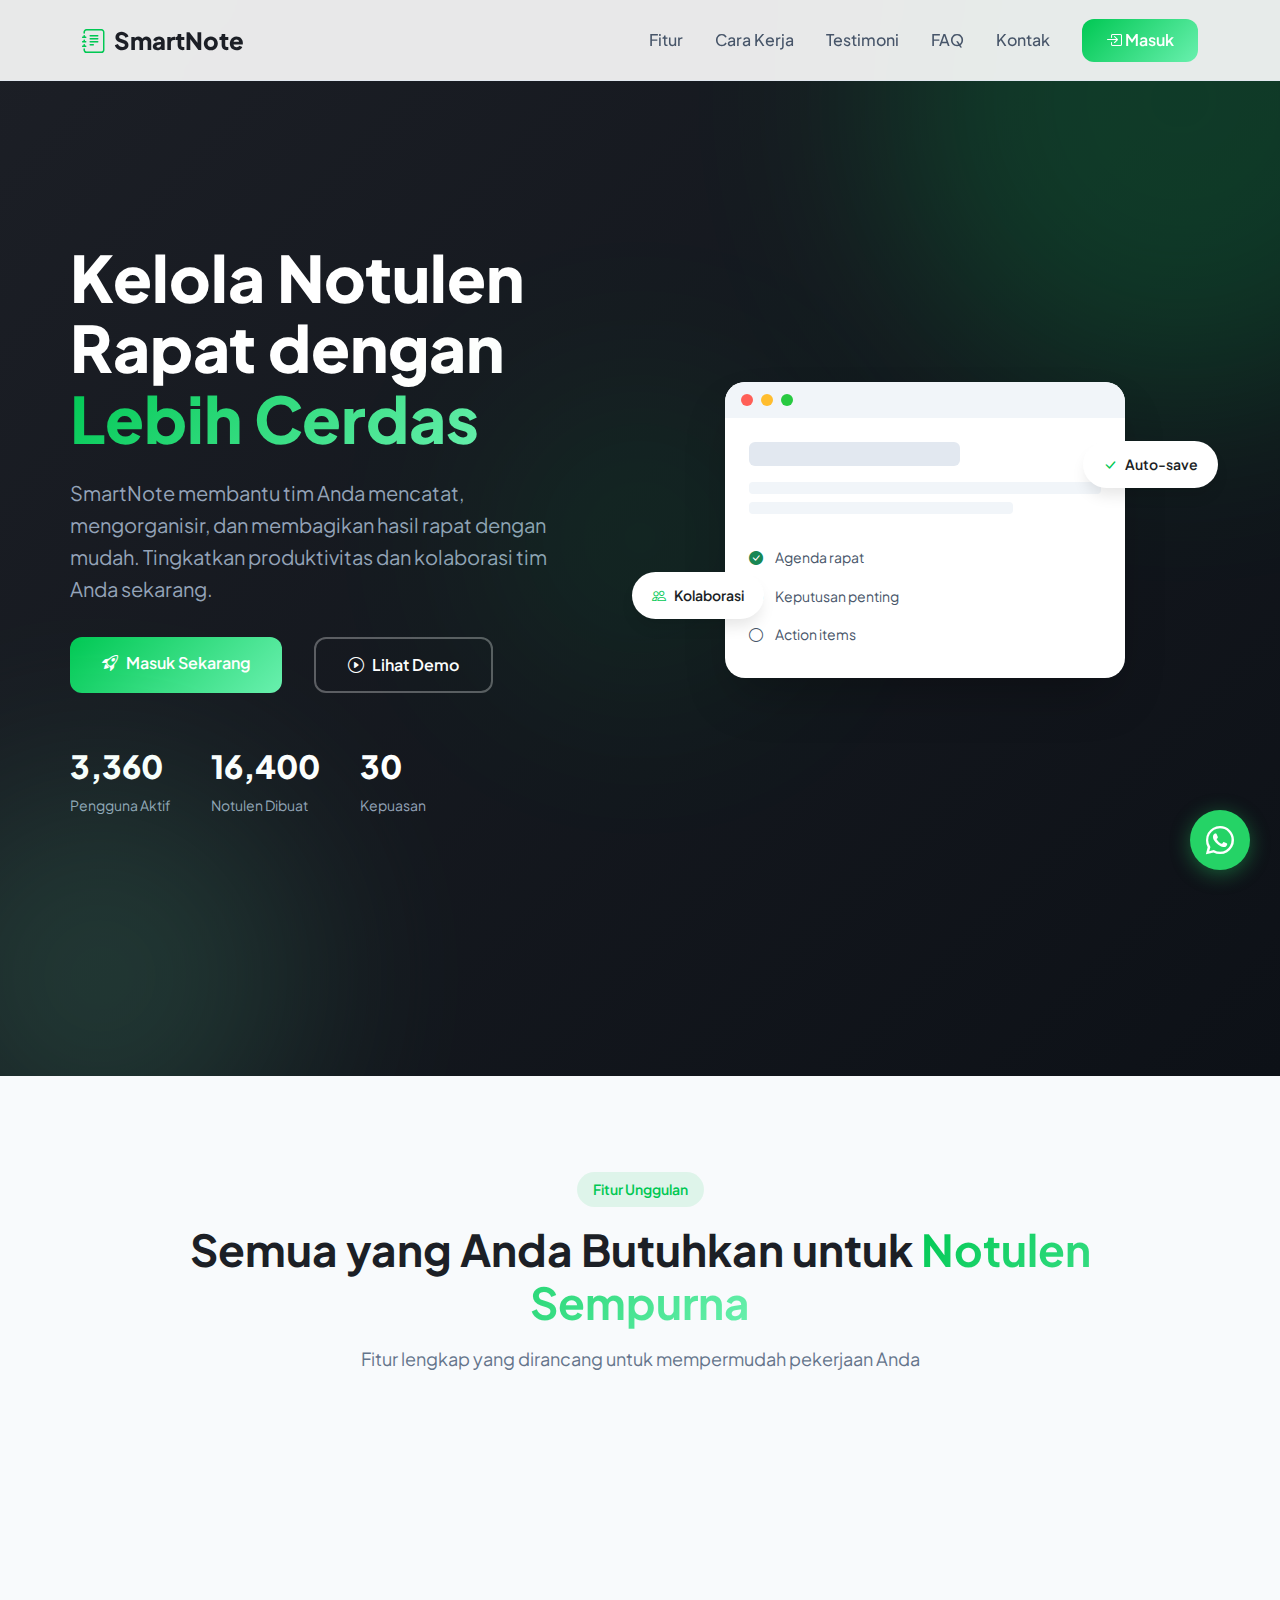
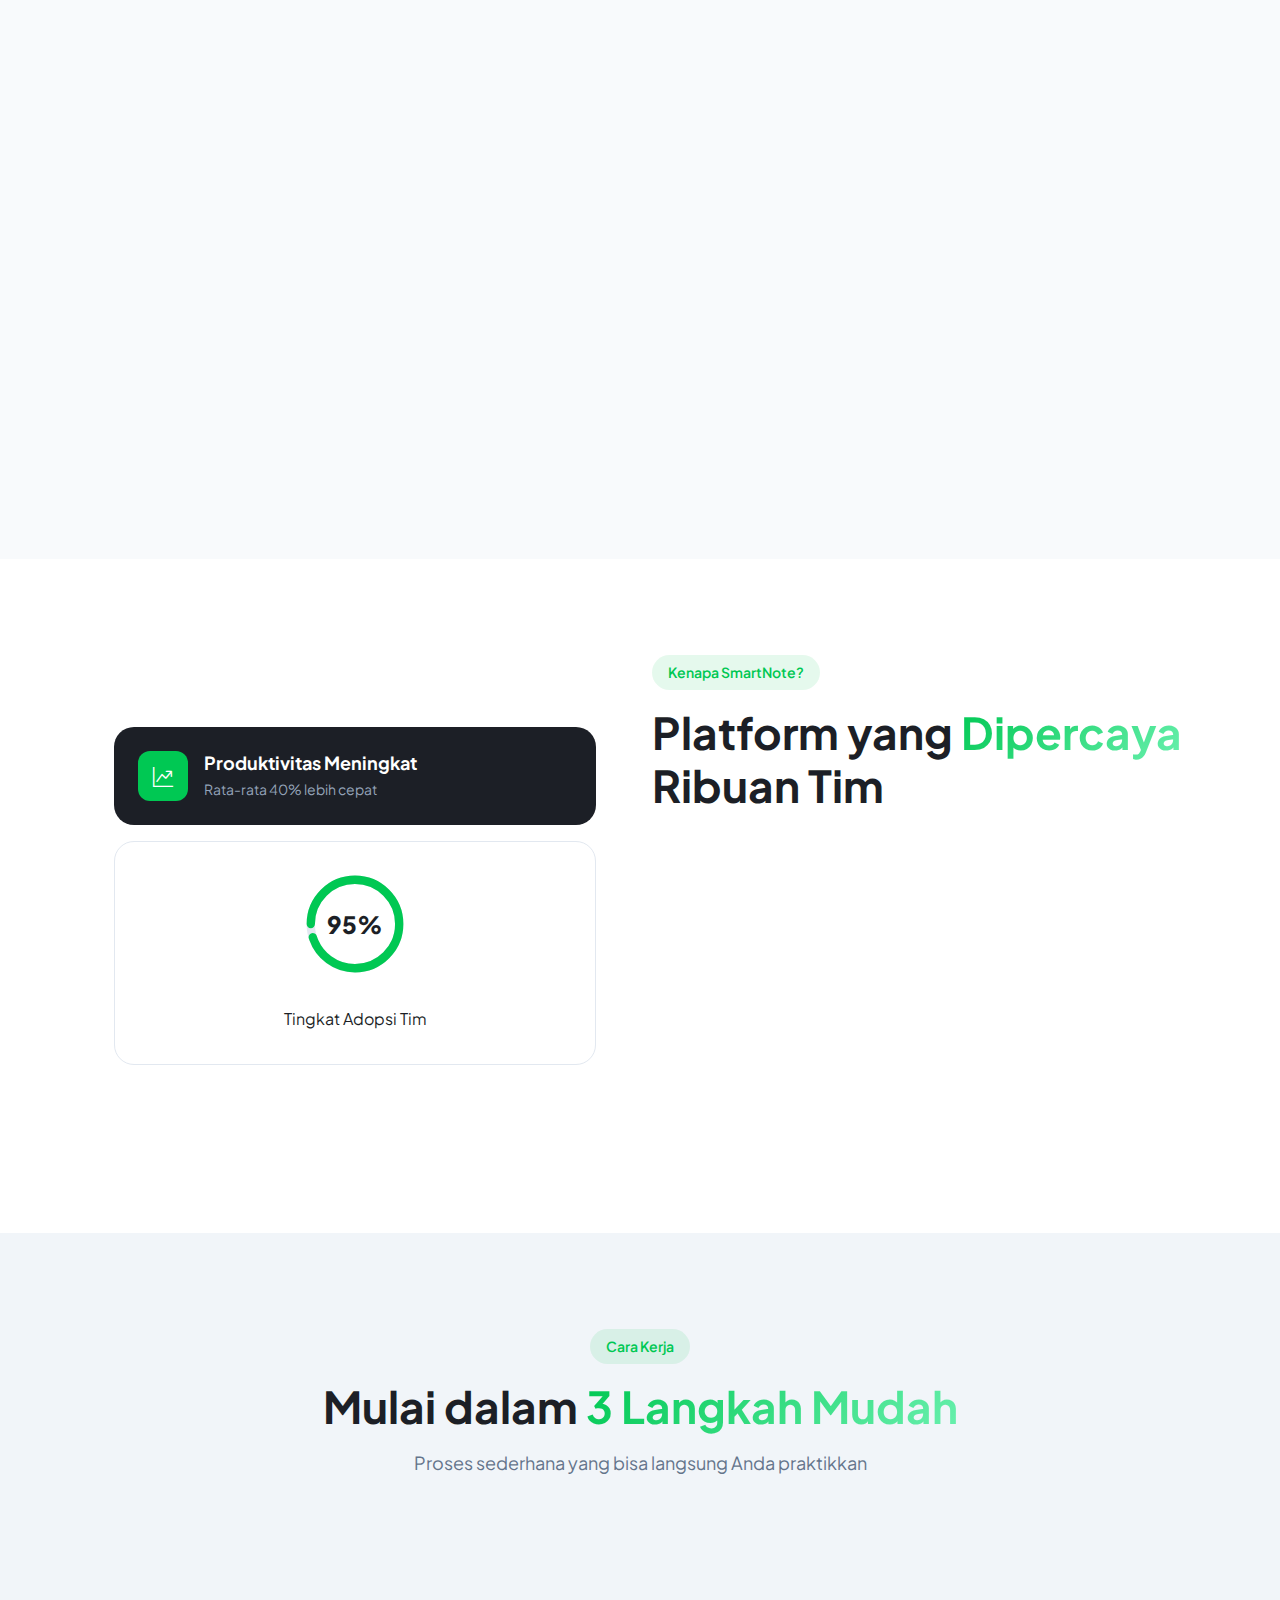
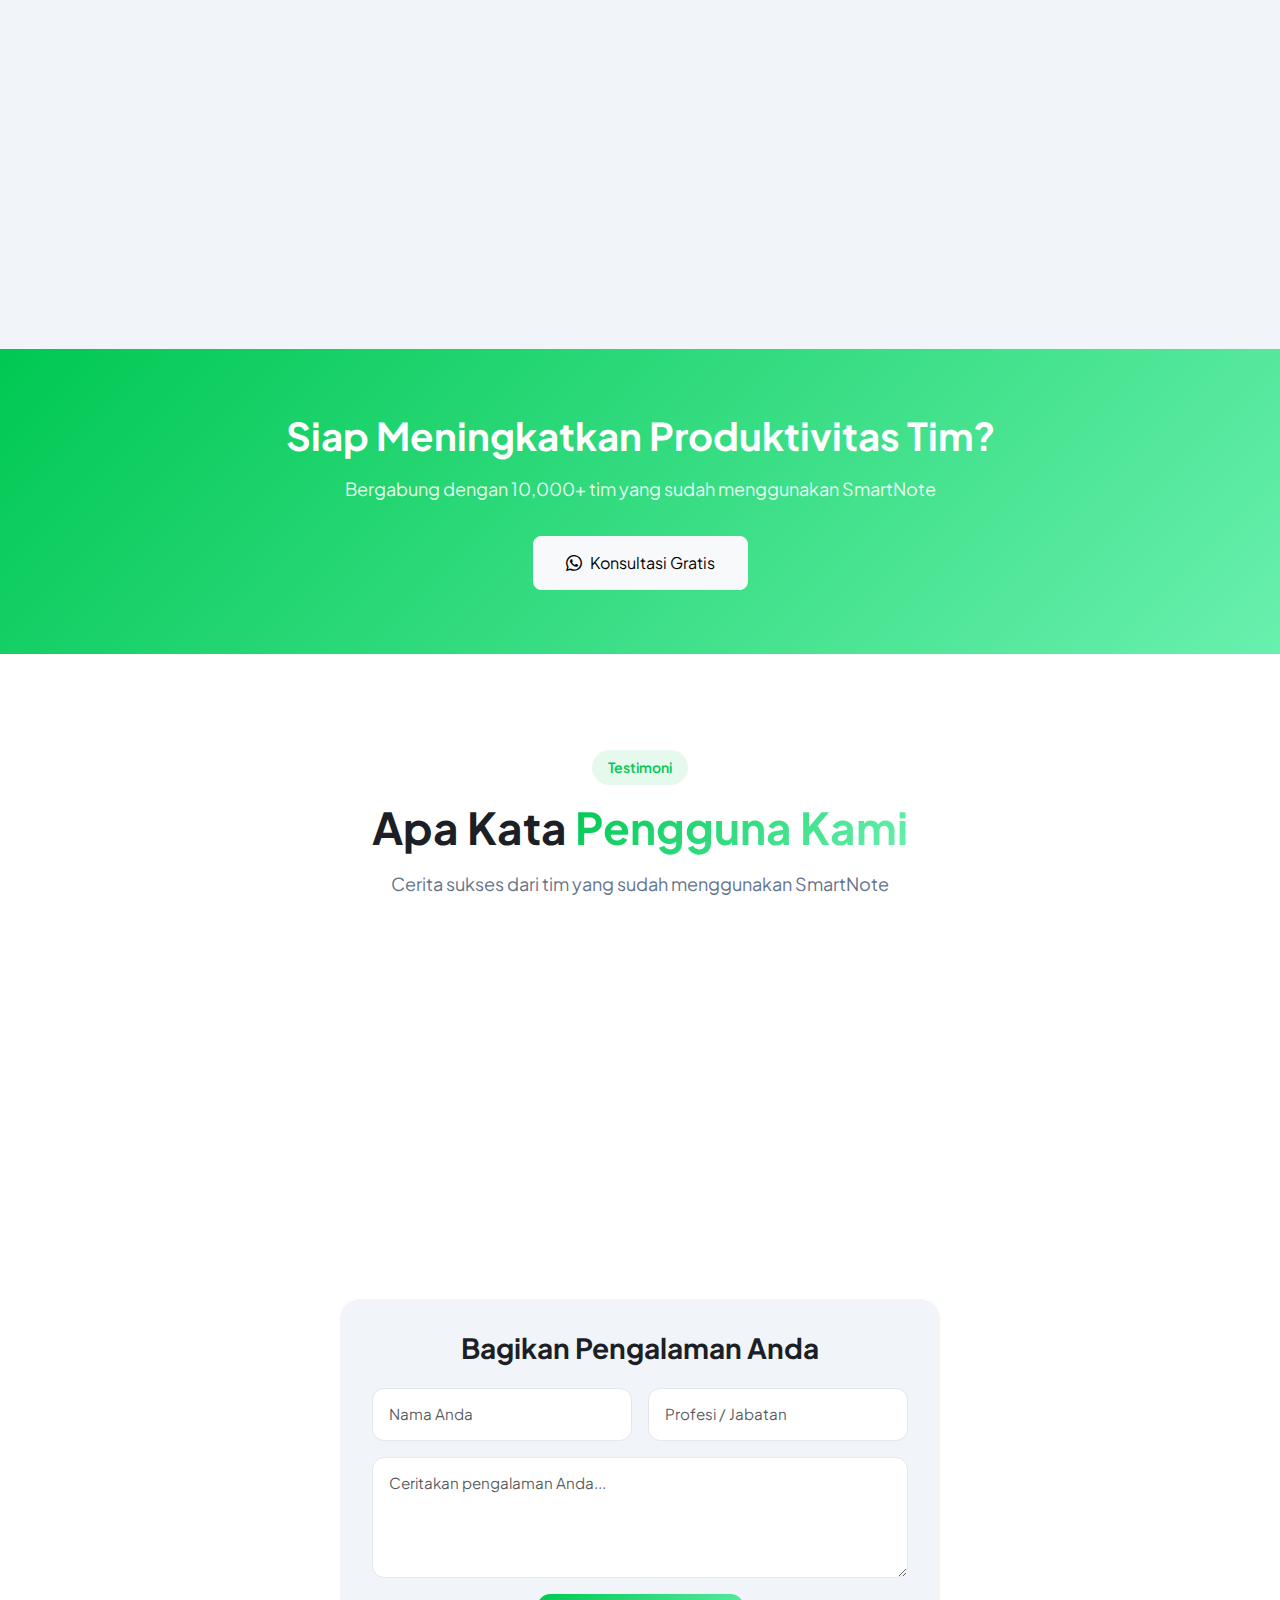
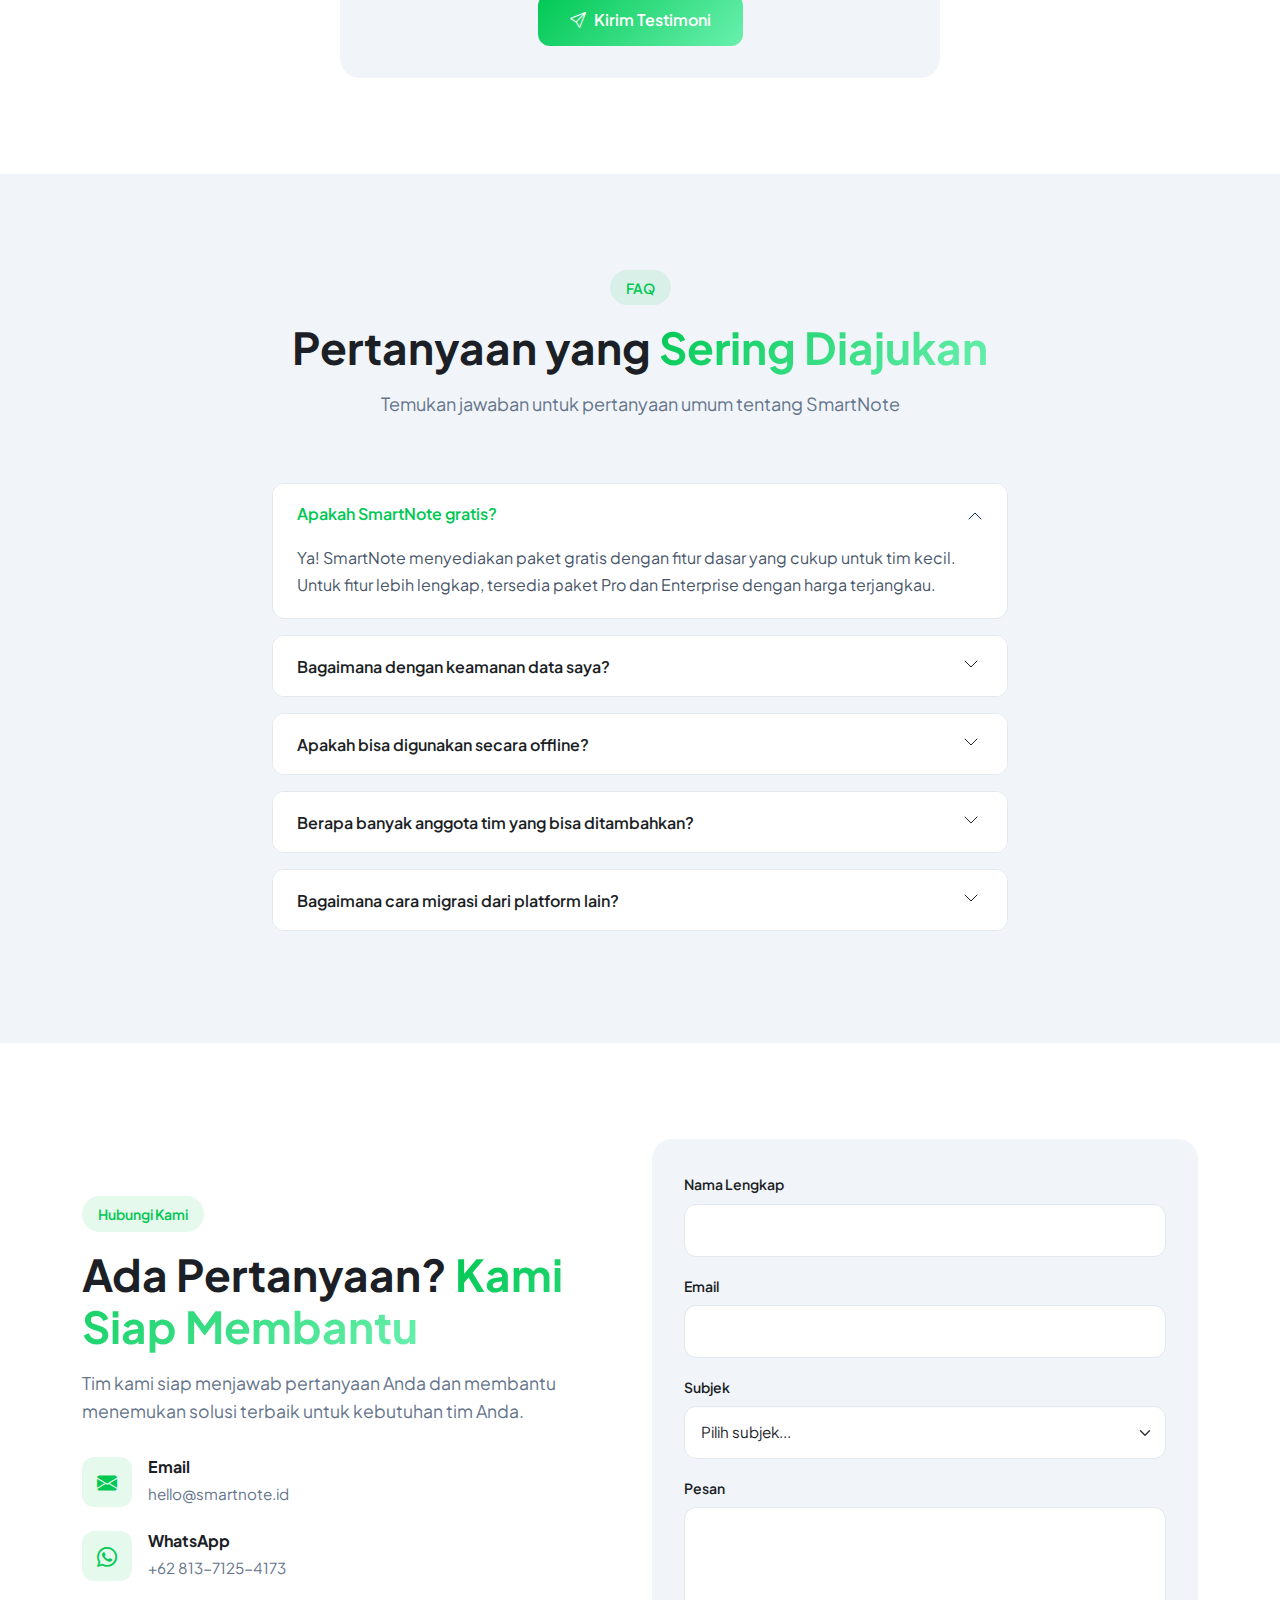
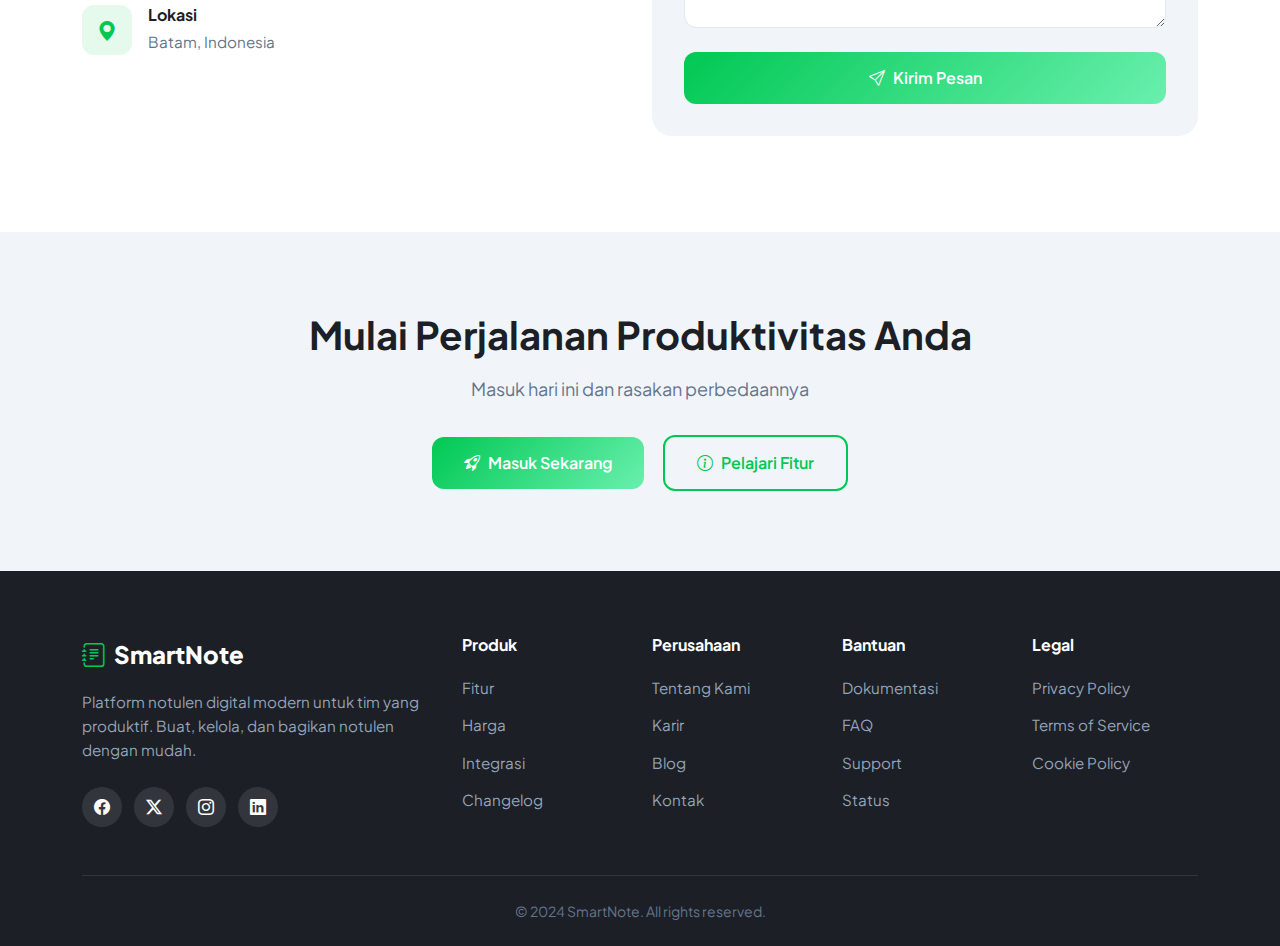
<file: index.html>
<!DOCTYPE html>
<html lang="id">
<head>
    <meta charset="UTF-8">
    <meta name="viewport" content="width=device-width, initial-scale=1.0">
    <title>SmartNote - Platform Notulen Digital Modern</title>
    <meta name="description" content="SmartNote adalah platform notulen digital terbaik untuk organisasi dan komunitas. Buat, kelola, dan bagikan notulen rapat dengan mudah dan efisien.">
    
    <!-- Bootstrap CSS -->
    <link href="https://cdn.jsdelivr.net/npm/bootstrap@5.3.2/dist/css/bootstrap.min.css" rel="stylesheet">
    <!-- Bootstrap Icons -->
    <link href="https://cdn.jsdelivr.net/npm/bootstrap-icons@1.11.1/font/bootstrap-icons.css" rel="stylesheet">
    <!-- Google Fonts -->
    <link href="https://fonts.googleapis.com/css2?family=Plus+Jakarta+Sans:wght@400;500;600;700;800&display=swap" rel="stylesheet">
    <!-- Custom CSS -->
    <link rel="stylesheet" href="landing/css/style.css">
</head>
<body>
    <!-- Navbar -->
    <nav class="navbar navbar-expand-lg fixed-top">
        <div class="container">
            <a class="navbar-brand" href="#">
                <i class="bi bi-journal-text me-2"></i>SmartNote
            </a>
            <button class="navbar-toggler" type="button" data-bs-toggle="collapse" data-bs-target="#navbarNav">
                <span class="navbar-toggler-icon"></span>
            </button>
            <div class="collapse navbar-collapse" id="navbarNav">
                <ul class="navbar-nav ms-auto me-3">
                    <li class="nav-item">
                        <a class="nav-link" href="#features">Fitur</a>
                    </li>
                    <li class="nav-item">
                        <a class="nav-link" href="#how-it-works">Cara Kerja</a>
                    </li>
                    <li class="nav-item">
                        <a class="nav-link" href="#testimonials">Testimoni</a>
                    </li>
                    <li class="nav-item">
                        <a class="nav-link" href="#faq">FAQ</a>
                    </li>
                    <li class="nav-item">
                        <a class="nav-link" href="#contact">Kontak</a>
                    </li>
                </ul>
                <a href="login.php" class="btn btn-primary btn-cta" target="_blank">
                    <i class="bi bi-box-arrow-in-right"></i>    Masuk
                </a>
            </div>
        </div>
    </nav>
    <!-- Hero Section -->
    <section class="hero-section" id="hero">
        <div class="hero-bg-shapes">
            <div class="shape shape-1"></div>
            <div class="shape shape-2"></div>
            <div class="shape shape-3"></div>
        </div>
        <div class="container">
            <div class="row align-items-center min-vh-100">
                <div class="col-lg-6 hero-content">
                    <h1 class="hero-title animate-fade-up delay-1">
                        Kelola Notulen Rapat dengan <span class="text-gradient">Lebih Cerdas</span>
                    </h1>
                    <p class="hero-subtitle animate-fade-up delay-2">
                        SmartNote membantu tim Anda mencatat, mengorganisir, dan membagikan hasil rapat dengan mudah. Tingkatkan produktivitas dan kolaborasi tim Anda sekarang.
                    </p>
                    <div class="hero-buttons animate-fade-up delay-3">
                        <a href="login.php" class="btn btn-primary btn-lg me-3" target="_blank">
                            <i class="bi bi-rocket-takeoff me-2"></i>Masuk Sekarang
                        </a>
                        <a href="#how-it-works" class="btn btn-outline-light btn-lg">
                            <i class="bi bi-play-circle me-2"></i>Lihat Demo
                        </a>
                    </div>
                    <div class="hero-stats animate-fade-up delay-4">
                        <div class="stat-item">
                            <span class="stat-number">10K+</span>
                            <span class="stat-label">Pengguna Aktif</span>
                        </div>
                        <div class="stat-item">
                            <span class="stat-number">50K+</span>
                            <span class="stat-label">Notulen Dibuat</span>
                        </div>
                        <div class="stat-item">
                            <span class="stat-number">99%</span>
                            <span class="stat-label">Kepuasan</span>
                        </div>
                    </div>
                </div>
                <div class="col-lg-6 hero-image-col">
                    <div class="hero-image-wrapper animate-float">
                        <div class="hero-image-card">
                            <div class="card-header-mock">
                                <span class="dot red"></span>
                                <span class="dot yellow"></span>
                                <span class="dot green"></span>
                            </div>
                            <div class="card-body-mock">
                                <div class="mock-title"></div>
                                <div class="mock-line"></div>
                                <div class="mock-line short"></div>
                                <div class="mock-checklist">
                                    <div class="check-item"><i class="bi bi-check-circle-fill text-success"></i> Agenda rapat</div>
                                    <div class="check-item"><i class="bi bi-check-circle-fill text-success"></i> Keputusan penting</div>
                                    <div class="check-item"><i class="bi bi-circle"></i> Action items</div>
                                </div>
                            </div>
                        </div>
                        <div class="floating-badge badge-1">
                            <i class="bi bi-check-lg"></i> Auto-save
                        </div>
                        <div class="floating-badge badge-2">
                            <i class="bi bi-people"></i> Kolaborasi
                        </div>
                    </div>
                </div>
            </div>
        </div>
    </section>

    <!-- Features Section -->
    <section class="features-section" id="features">
        <div class="container">
            <div class="section-header text-center">
                <span class="section-badge">Fitur Unggulan</span>
                <h2 class="section-title">Semua yang Anda Butuhkan untuk <span class="text-gradient">Notulen Sempurna</span></h2>
                <p class="section-subtitle">Fitur lengkap yang dirancang untuk mempermudah pekerjaan Anda</p>
            </div>
            <div class="row g-4">
                <div class="col-lg-4 col-md-6">
                    <div class="feature-card">
                        <div class="feature-icon">
                            <i class="bi bi-pencil-square"></i>
                        </div>
                        <h3 class="feature-title">Editor Powerful</h3>
                        <p class="feature-desc">Editor rich-text yang intuitif dengan formatting lengkap, template siap pakai, dan shortcut keyboard.</p>
                        <a href="#" class="feature-link">Pelajari lebih lanjut <i class="bi bi-arrow-right"></i></a>
                    </div>
                </div>
                <div class="col-lg-4 col-md-6">
                    <div class="feature-card">
                        <div class="feature-icon icon-purple">
                            <i class="bi bi-people-fill"></i>
                        </div>
                        <h3 class="feature-title">Kolaborasi Real-time</h3>
                        <p class="feature-desc">Bekerja bersama tim secara bersamaan. Lihat perubahan langsung tanpa perlu refresh halaman.</p>
                        <a href="#" class="feature-link">Pelajari lebih lanjut <i class="bi bi-arrow-right"></i></a>
                    </div>
                </div>
                <div class="col-lg-4 col-md-6">
                    <div class="feature-card">
                        <div class="feature-icon icon-orange">
                            <i class="bi bi-search"></i>
                        </div>
                        <h3 class="feature-title">Pencarian Cerdas</h3>
                        <p class="feature-desc">Temukan notulen apapun dalam hitungan detik dengan pencarian AI yang memahami konteks.</p>
                        <a href="#" class="feature-link">Pelajari lebih lanjut <i class="bi bi-arrow-right"></i></a>
                    </div>
                </div>
                <div class="col-lg-4 col-md-6">
                    <div class="feature-card">
                        <div class="feature-icon icon-pink">
                            <i class="bi bi-shield-check"></i>
                        </div>
                        <h3 class="feature-title">Keamanan Terjamin</h3>
                        <p class="feature-desc">Data Anda dienkripsi end-to-end. Kontrol akses granular untuk setiap dokumen.</p>
                        <a href="#" class="feature-link">Pelajari lebih lanjut <i class="bi bi-arrow-right"></i></a>
                    </div>
                </div>
                <div class="col-lg-4 col-md-6">
                    <div class="feature-card">
                        <div class="feature-icon icon-cyan">
                            <i class="bi bi-cloud-arrow-down"></i>
                        </div>
                        <h3 class="feature-title">Export Fleksibel</h3>
                        <p class="feature-desc">Export ke PDF, Word, atau bagikan via link. Integrasikan dengan tools favorit Anda.</p>
                        <a href="#" class="feature-link">Pelajari lebih lanjut <i class="bi bi-arrow-right"></i></a>
                    </div>
                </div>
                <div class="col-lg-4 col-md-6">
                    <div class="feature-card">
                        <div class="feature-icon icon-yellow">
                            <i class="bi bi-bell-fill"></i>
                        </div>
                        <h3 class="feature-title">Reminder Otomatis</h3>
                        <p class="feature-desc">Tidak ada lagi yang terlewat. Dapatkan notifikasi untuk deadline dan follow-up.</p>
                        <a href="#" class="feature-link">Pelajari lebih lanjut <i class="bi bi-arrow-right"></i></a>
                    </div>
                </div>
            </div>
        </div>
    </section>

    <!-- Why Choose Us Section -->
    <section class="why-section">
        <div class="container">
            <div class="row align-items-center">
                <div class="col-lg-6 mb-5 mb-lg-0">
                    <div class="why-image-wrapper">
                        <div class="why-card main-card">
                            <div class="why-card-icon"><i class="bi bi-graph-up-arrow"></i></div>
                            <div class="why-card-content">
                                <h4>Produktivitas Meningkat</h4>
                                <p>Rata-rata 40% lebih cepat</p>
                            </div>
                        </div>
                        <div class="why-card secondary-card">
                            <div class="stat-circle">
                                <svg viewBox="0 0 36 36">
                                    <path class="circle-bg" d="M18 2.0845 a 15.9155 15.9155 0 0 1 0 31.831 a 15.9155 15.9155 0 0 1 0 -31.831"/>
                                    <path class="circle-fill" stroke-dasharray="95, 100" d="M18 2.0845 a 15.9155 15.9155 0 0 1 0 31.831 a 15.9155 15.9155 0 0 1 0 -31.831"/>
                                </svg>
                                <span class="stat-text">95%</span>
                            </div>
                            <span>Tingkat Adopsi Tim</span>
                        </div>
                    </div>
                </div>
                <div class="col-lg-6">
                    <span class="section-badge">Kenapa SmartNote?</span>
                    <h2 class="section-title">Platform yang <span class="text-gradient">Dipercaya</span> Ribuan Tim</h2>
                    <div class="why-list">
                        <div class="why-item">
                            <div class="why-icon"><i class="bi bi-lightning-charge-fill"></i></div>
                            <div class="why-content">
                                <h4>Setup Instan</h4>
                                <p>Mulai dalam 30 detik. Tidak perlu instalasi atau konfigurasi rumit.</p>
                            </div>
                        </div>
                        <div class="why-item">
                            <div class="why-icon"><i class="bi bi-heart-fill"></i></div>
                            <div class="why-content">
                                <h4>User-Friendly</h4>
                                <p>Interface intuitif yang bisa digunakan siapa saja tanpa training.</p>
                            </div>
                        </div>
                        <div class="why-item">
                            <div class="why-icon"><i class="bi bi-headset"></i></div>
                            <div class="why-content">
                                <h4>Support 24/7</h4>
                                <p>Tim support responsif siap membantu kapanpun Anda butuhkan.</p>
                            </div>
                        </div>
                        <div class="why-item">
                            <div class="why-icon"><i class="bi bi-currency-dollar"></i></div>
                            <div class="why-content">
                                <h4>Harga Terjangkau</h4>
                                <p>Paket fleksibel untuk semua ukuran tim dan organisasi.</p>
                            </div>
                        </div>
                    </div>
                </div>
            </div>
        </div>
    </section>

    <!-- How It Works Section -->
    <section class="how-section" id="how-it-works">
        <div class="container">
            <div class="section-header text-center">
                <span class="section-badge">Cara Kerja</span>
                <h2 class="section-title">Mulai dalam <span class="text-gradient">3 Langkah Mudah</span></h2>
                <p class="section-subtitle">Proses sederhana yang bisa langsung Anda praktikkan</p>
            </div>
            <div class="row g-4">
                <div class="col-lg-4">
                    <div class="step-card">
                        <div class="step-number">01</div>
                        <div class="step-icon">
                            <i class="bi bi-box-arrow-in-right"></i>
                        </div>
                        <h3 class="step-title">Masuk</h3>
                        <p class="step-desc">Buat akun gratis dalam hitungan detik. Cukup email dan password, langsung bisa mulai.</p>
                    </div>
                </div>
                <div class="col-lg-4">
                    <div class="step-card">
                        <div class="step-number">02</div>
                        <div class="step-icon">
                            <i class="bi bi-folder-plus"></i>
                        </div>
                        <h3 class="step-title">Buat Notulen</h3>
                        <p class="step-desc">Siapkan workspace untuk tim Anda. Undang anggota dan atur struktur folder.</p>
                    </div>
                </div>
                <div class="col-lg-4">
                    <div class="step-card">
                        <div class="step-number">03</div>
                        <div class="step-icon">
                            <i class="bi bi-send-fill"></i>
                        </div>
                        <h3 class="step-title">Kirim Notulen</h3>
                        <p class="step-desc">Gunakan template atau mulai dari nol. Kolaborasi real-time dengan tim Anda.</p>
                    </div>
                </div>
            </div>
        </div>
    </section>

    <!-- CTA Banner -->
    <section class="cta-banner">
        <div class="container">
            <div class="cta-content text-center">
                <h2 class="cta-title">Siap Meningkatkan Produktivitas Tim?</h2>
                <p class="cta-subtitle">Bergabung dengan 10,000+ tim yang sudah menggunakan SmartNote</p>
                <a href="https://wa.me/6281371254173" class="btn btn-light btn-lg" target="_blank">
                    <i class="bi bi-whatsapp me-2"></i>Konsultasi Gratis
                </a>
            </div>
        </div>
    </section>

    <!-- Testimonials Section -->
    <section class="testimonials-section" id="testimonials">
        <div class="container">
            <div class="section-header text-center">
                <span class="section-badge">Testimoni</span>
                <h2 class="section-title">Apa Kata <span class="text-gradient">Pengguna Kami</span></h2>
                <p class="section-subtitle">Cerita sukses dari tim yang sudah menggunakan SmartNote</p>
            </div>
            <div class="row g-4">
                <div class="col-lg-4 col-md-6">
                    <div class="testimonial-card">
                        <div class="testimonial-rating">
                            <i class="bi bi-star-fill"></i>
                            <i class="bi bi-star-fill"></i>
                            <i class="bi bi-star-fill"></i>
                            <i class="bi bi-star-fill"></i>
                            <i class="bi bi-star-fill"></i>
                        </div>
                        <p class="testimonial-text">"SmartNote mengubah cara tim kami bekerja. Tidak ada lagi notulen yang hilang atau terlupakan. Sangat recommended!"</p>
                        <div class="testimonial-author">
                            <div class="author-avatar">
                                <i class="bi bi-person-fill"></i>
                            </div>
                            <div class="author-info">
                                <h4>Ahmad Rizky</h4>
                                <span>Project Manager, TechCorp</span>
                            </div>
                        </div>
                    </div>
                </div>
                <div class="col-lg-4 col-md-6">
                    <div class="testimonial-card featured">
                        <div class="testimonial-rating">
                            <i class="bi bi-star-fill"></i>
                            <i class="bi bi-star-fill"></i>
                            <i class="bi bi-star-fill"></i>
                            <i class="bi bi-star-fill"></i>
                            <i class="bi bi-star-fill"></i>
                        </div>
                        <p class="testimonial-text">"Fitur kolaborasi real-time benar-benar game changer. Tim remote kami sekarang bisa bekerja seefektif tim yang di kantor."</p>
                        <div class="testimonial-author">
                            <div class="author-avatar">
                                <i class="bi bi-person-fill"></i>
                            </div>
                            <div class="author-info">
                                <h4>Sarah Putri</h4>
                                <span>CEO, StartupID</span>
                            </div>
                        </div>
                    </div>
                </div>
                <div class="col-lg-4 col-md-6">
                    <div class="testimonial-card">
                        <div class="testimonial-rating">
                            <i class="bi bi-star-fill"></i>
                            <i class="bi bi-star-fill"></i>
                            <i class="bi bi-star-fill"></i>
                            <i class="bi bi-star-fill"></i>
                            <i class="bi bi-star-fill"></i>
                        </div>
                        <p class="testimonial-text">"Interface yang sangat clean dan mudah dipahami. Bahkan anggota tim yang gaptek pun langsung bisa menggunakannya."</p>
                        <div class="testimonial-author">
                            <div class="author-avatar">
                                <i class="bi bi-person-fill"></i>
                            </div>
                            <div class="author-info">
                                <h4>Budi Santoso</h4>
                                <span>HR Manager, FinanceHub</span>
                            </div>
                        </div>
                    </div>
                </div>
            </div>
            
            <!-- Testimonial Form -->
            <div class="testimonial-form-wrapper mt-5">
                <h3 class="text-center mb-4">Bagikan Pengalaman Anda</h3>
                <form id="testimonialForm" class="testimonial-form">
                    <div class="row g-3">
                        <div class="col-md-6">
                            <input type="text" class="form-control" id="testiName" placeholder="Nama Anda" required>
                        </div>
                        <div class="col-md-6">
                            <input type="text" class="form-control" id="testiProfession" placeholder="Profesi / Jabatan" required>
                        </div>
                        <div class="col-12">
                            <textarea class="form-control" id="testiMessage" rows="4" placeholder="Ceritakan pengalaman Anda..." required></textarea>
                        </div>
                        <div class="col-12 text-center">
                            <button type="submit" class="btn btn-primary btn-lg">
                                <i class="bi bi-send me-2"></i>Kirim Testimoni
                            </button>
                        </div>
                    </div>
                </form>
            </div>
        </div>
    </section>

    <!-- FAQ Section -->
    <section class="faq-section" id="faq">
        <div class="container">
            <div class="section-header text-center">
                <span class="section-badge">FAQ</span>
                <h2 class="section-title">Pertanyaan yang <span class="text-gradient">Sering Diajukan</span></h2>
                <p class="section-subtitle">Temukan jawaban untuk pertanyaan umum tentang SmartNote</p>
            </div>
            <div class="row justify-content-center">
                <div class="col-lg-8">
                    <div class="accordion" id="faqAccordion">
                        <div class="accordion-item">
                            <h2 class="accordion-header">
                                <button class="accordion-button" type="button" data-bs-toggle="collapse" data-bs-target="#faq1">
                                    Apakah SmartNote gratis?
                                </button>
                            </h2>
                            <div id="faq1" class="accordion-collapse collapse show" data-bs-parent="#faqAccordion">
                                <div class="accordion-body">
                                    Ya! SmartNote menyediakan paket gratis dengan fitur dasar yang cukup untuk tim kecil. Untuk fitur lebih lengkap, tersedia paket Pro dan Enterprise dengan harga terjangkau.
                                </div>
                            </div>
                        </div>
                        <div class="accordion-item">
                            <h2 class="accordion-header">
                                <button class="accordion-button collapsed" type="button" data-bs-toggle="collapse" data-bs-target="#faq2">
                                    Bagaimana dengan keamanan data saya?
                                </button>
                            </h2>
                            <div id="faq2" class="accordion-collapse collapse" data-bs-parent="#faqAccordion">
                                <div class="accordion-body">
                                    Keamanan adalah prioritas utama kami. Semua data dienkripsi end-to-end, server kami tersertifikasi ISO 27001, dan kami melakukan backup otomatis setiap hari.
                                </div>
                            </div>
                        </div>
                        <div class="accordion-item">
                            <h2 class="accordion-header">
                                <button class="accordion-button collapsed" type="button" data-bs-toggle="collapse" data-bs-target="#faq3">
                                    Apakah bisa digunakan secara offline?
                                </button>
                            </h2>
                            <div id="faq3" class="accordion-collapse collapse" data-bs-parent="#faqAccordion">
                                <div class="accordion-body">
                                    Ya, SmartNote mendukung mode offline. Anda tetap bisa membuat dan mengedit notulen tanpa koneksi internet, dan akan otomatis sync ketika online kembali.
                                </div>
                            </div>
                        </div>
                        <div class="accordion-item">
                            <h2 class="accordion-header">
                                <button class="accordion-button collapsed" type="button" data-bs-toggle="collapse" data-bs-target="#faq4">
                                    Berapa banyak anggota tim yang bisa ditambahkan?
                                </button>
                            </h2>
                            <div id="faq4" class="accordion-collapse collapse" data-bs-parent="#faqAccordion">
                                <div class="accordion-body">
                                    Paket gratis mendukung hingga 5 anggota. Paket Pro unlimited, dan Enterprise bahkan menyediakan fitur SSO untuk integrasi dengan sistem perusahaan Anda.
                                </div>
                            </div>
                        </div>
                        <div class="accordion-item">
                            <h2 class="accordion-header">
                                <button class="accordion-button collapsed" type="button" data-bs-toggle="collapse" data-bs-target="#faq5">
                                    Bagaimana cara migrasi dari platform lain?
                                </button>
                            </h2>
                            <div id="faq5" class="accordion-collapse collapse" data-bs-parent="#faqAccordion">
                                <div class="accordion-body">
                                    Kami menyediakan tool import otomatis untuk berbagai format (Word, Google Docs, Notion, dll). Tim support kami juga siap membantu proses migrasi secara gratis.
                                </div>
                            </div>
                        </div>
                    </div>
                </div>
            </div>
        </div>
    </section>

    <!-- Contact Section -->
    <section class="contact-section" id="contact">
        <div class="container">
            <div class="row align-items-center">
                <div class="col-lg-6 mb-5 mb-lg-0">
                    <span class="section-badge">Hubungi Kami</span>
                    <h2 class="section-title">Ada Pertanyaan? <span class="text-gradient">Kami Siap Membantu</span></h2>
                    <p class="contact-desc">Tim kami siap menjawab pertanyaan Anda dan membantu menemukan solusi terbaik untuk kebutuhan tim Anda.</p>
                    <div class="contact-info">
                        <div class="contact-item">
                            <div class="contact-icon"><i class="bi bi-envelope-fill"></i></div>
                            <div class="contact-detail">
                                <h4>Email</h4>
                                <a href="mailto:hello@smartnote.id">hello@smartnote.id</a>
                            </div>
                        </div>
                        <div class="contact-item">
                            <div class="contact-icon"><i class="bi bi-whatsapp"></i></div>
                            <div class="contact-detail">
                                <h4>WhatsApp</h4>
                                <a href="https://wa.me/6281371254173" target="_blank">+62 813-7125-4173</a>
                            </div>
                        </div>
                        <div class="contact-item">
                            <div class="contact-icon"><i class="bi bi-geo-alt-fill"></i></div>
                            <div class="contact-detail">
                                <h4>Lokasi</h4>
                                <span>Batam, Indonesia</span>
                            </div>
                        </div>
                    </div>
                </div>
                <div class="col-lg-6">
                    <div class="contact-form-wrapper">
                        <form id="contactForm" action="assets/php/process.php" method="POST">
                            <div class="mb-3">
                                <label for="name" class="form-label">Nama Lengkap</label>
                                <input type="text" class="form-control" id="name" name="name" required>
                            </div>
                            <div class="mb-3">
                                <label for="email" class="form-label">Email</label>
                                <input type="email" class="form-control" id="email" name="email" required>
                            </div>
                            <div class="mb-3">
                                <label for="subject" class="form-label">Subjek</label>
                                <select class="form-select" id="subject" name="subject" required>
                                    <option value="">Pilih subjek...</option>
                                    <option value="general">Pertanyaan Umum</option>
                                    <option value="pricing">Informasi Harga</option>
                                    <option value="demo">Request Demo</option>
                                    <option value="support">Bantuan Teknis</option>
                                    <option value="partnership">Kerjasama</option>
                                </select>
                            </div>
                            <div class="mb-4">
                                <label for="message" class="form-label">Pesan</label>
                                <textarea class="form-control" id="message" name="message" rows="4" required></textarea>
                            </div>
                            <button type="submit" class="btn btn-primary btn-lg w-100">
                                <i class="bi bi-send me-2"></i>Kirim Pesan
                            </button>
                        </form>
                    </div>
                </div>
            </div>
        </div>
    </section>

    <!-- Final CTA -->
    <section class="final-cta">
        <div class="container text-center">
            <h2 class="cta-title">Mulai Perjalanan Produktivitas Anda</h2>
            <p class="cta-subtitle">Masuk hari ini dan rasakan perbedaannya</p>
            <div class="cta-buttons">
                <a href="login.php" class="btn btn-primary btn-lg me-3" target="_blank">
                    <i class="bi bi-rocket-takeoff me-2"></i>Masuk Sekarang
                </a>
                <a href="#features" class="btn btn-outline-primary btn-lg">
                    <i class="bi bi-info-circle me-2"></i>Pelajari Fitur
                </a>
            </div>
        </div>
    </section>

    <!-- Footer -->
    <footer class="footer">
        <div class="container">
            <div class="row g-4">
                <div class="col-lg-4 col-md-6">
                    <div class="footer-brand">
                        <a href="#" class="footer-logo">
                            <i class="bi bi-journal-text me-2"></i>SmartNote
                        </a>
                        <p class="footer-desc">Platform notulen digital modern untuk tim yang produktif. Buat, kelola, dan bagikan notulen dengan mudah.</p>
                        <div class="footer-social">
                            <a href="#" class="social-link"><i class="bi bi-facebook"></i></a>
                            <a href="#" class="social-link"><i class="bi bi-twitter-x"></i></a>
                            <a href="#" class="social-link"><i class="bi bi-instagram"></i></a>
                            <a href="#" class="social-link"><i class="bi bi-linkedin"></i></a>
                        </div>
                    </div>
                </div>
                <div class="col-lg-2 col-md-6">
                    <h4 class="footer-title">Produk</h4>
                    <ul class="footer-links">
                        <li><a href="#features">Fitur</a></li>
                        <li><a href="#">Harga</a></li>
                        <li><a href="#">Integrasi</a></li>
                        <li><a href="#">Changelog</a></li>
                    </ul>
                </div>
                <div class="col-lg-2 col-md-6">
                    <h4 class="footer-title">Perusahaan</h4>
                    <ul class="footer-links">
                        <li><a href="#">Tentang Kami</a></li>
                        <li><a href="#">Karir</a></li>
                        <li><a href="#">Blog</a></li>
                        <li><a href="#contact">Kontak</a></li>
                    </ul>
                </div>
                <div class="col-lg-2 col-md-6">
                    <h4 class="footer-title">Bantuan</h4>
                    <ul class="footer-links">
                        <li><a href="#">Dokumentasi</a></li>
                        <li><a href="#faq">FAQ</a></li>
                        <li><a href="#">Support</a></li>
                        <li><a href="#">Status</a></li>
                    </ul>
                </div>
                <div class="col-lg-2 col-md-6">
                    <h4 class="footer-title">Legal</h4>
                    <ul class="footer-links">
                        <li><a href="#">Privacy Policy</a></li>
                        <li><a href="#">Terms of Service</a></li>
                        <li><a href="#">Cookie Policy</a></li>
                    </ul>
                </div>
            </div>
            <div class="footer-bottom">
                <p>&copy; 2024 SmartNote. All rights reserved.</p>
            </div>
        </div>
    </footer>

    <!-- WhatsApp Floating Button -->
    <a href="https://wa.me/6281371254173" class="whatsapp-float" target="_blank">
        <i class="bi bi-whatsapp"></i>
    </a>

    <!-- Back to Top Button -->
    <button class="back-to-top" id="backToTop">
        <i class="bi bi-chevron-up"></i>
    </button>

    <!-- Toast Notification -->
    <div class="toast-container position-fixed bottom-0 end-0 p-3">
        <div id="successToast" class="toast" role="alert">
            <div class="toast-header">
                <i class="bi bi-check-circle-fill text-success me-2"></i>
                <strong class="me-auto">Sukses</strong>
                <button type="button" class="btn-close" data-bs-dismiss="toast"></button>
            </div>
            <div class="toast-body">
                Pesan Anda berhasil dikirim!
            </div>
        </div>
    </div>

    <!-- Bootstrap JS -->
    <script src="https://cdn.jsdelivr.net/npm/bootstrap@5.3.2/dist/js/bootstrap.bundle.min.js"></script>
    <!-- Custom JS -->
    <script src="landing/js/script.js"></script>
</body>
</html>
</file>
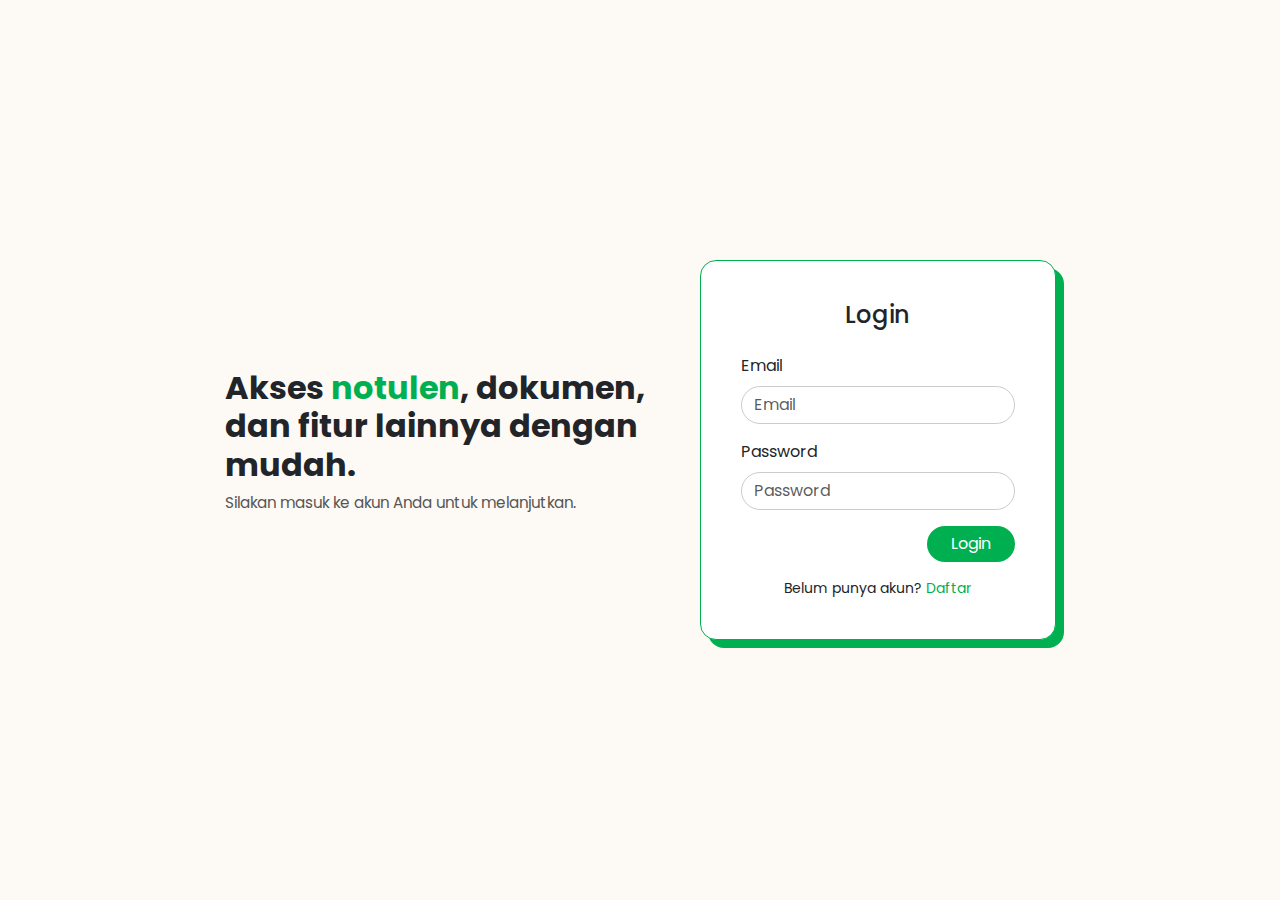
<file: login.html>
<!DOCTYPE html>
<html lang="id">

<head>
    <meta charset="UTF-8" />
    <meta name="viewport" content="width=device-width, initial-scale=1.0" />
    <title>Login Page</title>

    <link href="https://cdn.jsdelivr.net/npm/bootstrap@5.3.3/dist/css/bootstrap.min.css" rel="stylesheet"
        integrity="sha384-QWTKZyjpPEjISv5WaRU9OFeRpok6YctnYmDr5pNlyT2bRjXh0JMhjY6hW+ALEwIH" crossorigin="anonymous" />

    <link rel="preconnect" href="https://fonts.googleapis.com" />
    <link rel="preconnect" href="https://fonts.gstatic.com" crossorigin />
    <link href="https://fonts.googleapis.com/css2?family=Poppins:wght@400;600;700&display=swap" rel="stylesheet" />
    <link rel="stylesheet"/>
    <style>
        body {
            background-color: #fdf9f4;
            font-family: "Poppins", sans-serif;
            min-height: 100vh;
            display: flex;
            align-items: center;
            justify-content: center;
        }

        .text-custom-green {
            color: #00b050;
        }

        .btn-custom-green {
            background-color: #00b050;
            color: #fff;
            border: none;
            transition: 0.2s;
        }

        .btn-custom-green:hover {
            background-color: #009044;
            color: #fff;
        }

        .link-custom-green {
            color: #00b050;
            text-decoration: none;
        }

        .link-custom-green:hover {
            text-decoration: underline;
        }

        .login-frame .card {
            border-radius: 1rem;
            border: 1px solid #00b050;
            box-shadow: 8px 8px 0px 0px #00b050;
            transition: 0.2s;
        }

        .login-frame .card:hover {
            box-shadow: 14px 14px 0px 0px #00b050;
        }

        .login-text h2 {
            font-weight: 700;
        }

        .login-text p {
            color: #555;
            font-size: 0.95rem;
        }

        .form-control {
            border: 1px solid #ccc;
        }

        .form-control:focus {
            border-color: #00b050;
            box-shadow: 0 0 0 0.2rem rgba(0, 176, 80, 0.25);
        }
    </style>
</head>

<body>
    <div class="container">
        <div class="row align-items-center justify-content-center">
            <div class="col-md-6 col-lg-5 login-text mb-4 mb-md-0">
                <h2>
                    Akses <span class="text-custom-green">notulen</span>, dokumen, dan
                    fitur lainnya dengan mudah.
                </h2>
                <p>Silakan masuk ke akun Anda untuk melanjutkan.</p>
            </div>

            <div class="col-md-5 col-lg-4">
                <div class="login-frame">
                    <div class="card p-4">
                        <div class="card-body">
                            <h4 class="card-title text-center mb-4">Login</h4>

                            <form id="loginform">
                                <div class="mb-3">
                                    <label for="email" class="form-label">Email</label>
                                    <input type="email" class="form-control rounded-pill" id="email"
                                        placeholder="Email" />
                                </div>

                                <div class="mb-3">
                                    <label for="password" class="form-label">Password</label>
                                    <input type="password" class="form-control rounded-pill" id="password"
                                        placeholder="Password" />
                                </div>

                                <div class="text-end mb-3">
                                    <button type="submit" class="btn btn-custom-green rounded-pill px-4">
                                        Login
                                    </button>
                                </div>

                                <p class="text-center small mb-0">
                                    Belum punya akun?
                                    <a href="register.html" class="link-custom-green">Daftar</a>
                                </p>
                            </form>
                        </div>
                    </div>
                </div>
            </div>
        </div>
    </div>

    <script src="https://cdn.jsdelivr.net/npm/bootstrap@5.3.3/dist/js/bootstrap.bundle.min.js"
        integrity="sha384-YvpcrYf0tY3lHB60NNkmXc5s9fDVZLESaAA55NDzOxhy9GkcIdslK1eN7N6jIeHz" crossorigin="anonymous">
    </script>
    <script>
        (function() {
            const savedData = localStorage.getItem("userData");
            
            if (!savedData) {
                console.log("LocalStorage kosong. Membuat admin default...");

                const adminDefault = {
                    name: "Admin",
                    email: "admin@gmail.com",
                    password: "admin123",
                    role: "admin"
                };
                let users = [adminDefault];

                localStorage.setItem("userData", JSON.stringify(users));
            }
        })();
        const loginform = document.getElementById("loginform");

        loginform.addEventListener("submit", function (event) {
            event.preventDefault();

            const email = document.getElementById("email").value.trim();
            const password = document.getElementById("password").value.trim();


            if (!email || !password) {
                alert("Mohon isi semua kolom sebelum login!");
                return;
            }

            const savedData = localStorage.getItem("userData");

            if (!savedData) {
                alert("Belum ada akun terdaftar! Silakan daftar terlebih dahulu.");
                window.location.href = "register.html";
                return;
            }

            const users = JSON.parse(savedData);

            const userData = users.find(user => user.email === email && user.password === password);

            // 3. Cek apakah pengguna ditemukan
            if (userData) {
                // Jika 'userData' ditemukan (bukan null/undefined)
                alert("Login berhasil!");

                if (userData.role === "admin") {
                    const adminData = {
                        name: userData.name,
                        email: userData.email,
                        role: "admin"
                    }
                    localStorage.setItem("adminData", JSON.stringify(adminData));
                    window.location.href = "admin/dashboard_admin.html"; 

                } else if (userData.role === "peserta") {
                    const pesertaData = {
                        name: userData.name,
                        email: userData.email,
                        role: "peserta"
                    }
                    localStorage.setItem("pesertaData", JSON.stringify(pesertaData));
                    window.location.href = "peserta/dashboard_peserta.html"; 

                } else {
                    alert("Role pengguna tidak dikenali!");
                }
            } else {
                // Jika tidak ditemukan di dalam array
                alert("Email atau password salah!");
            }
        }); 
    </script>
</body>

</html>
</file>
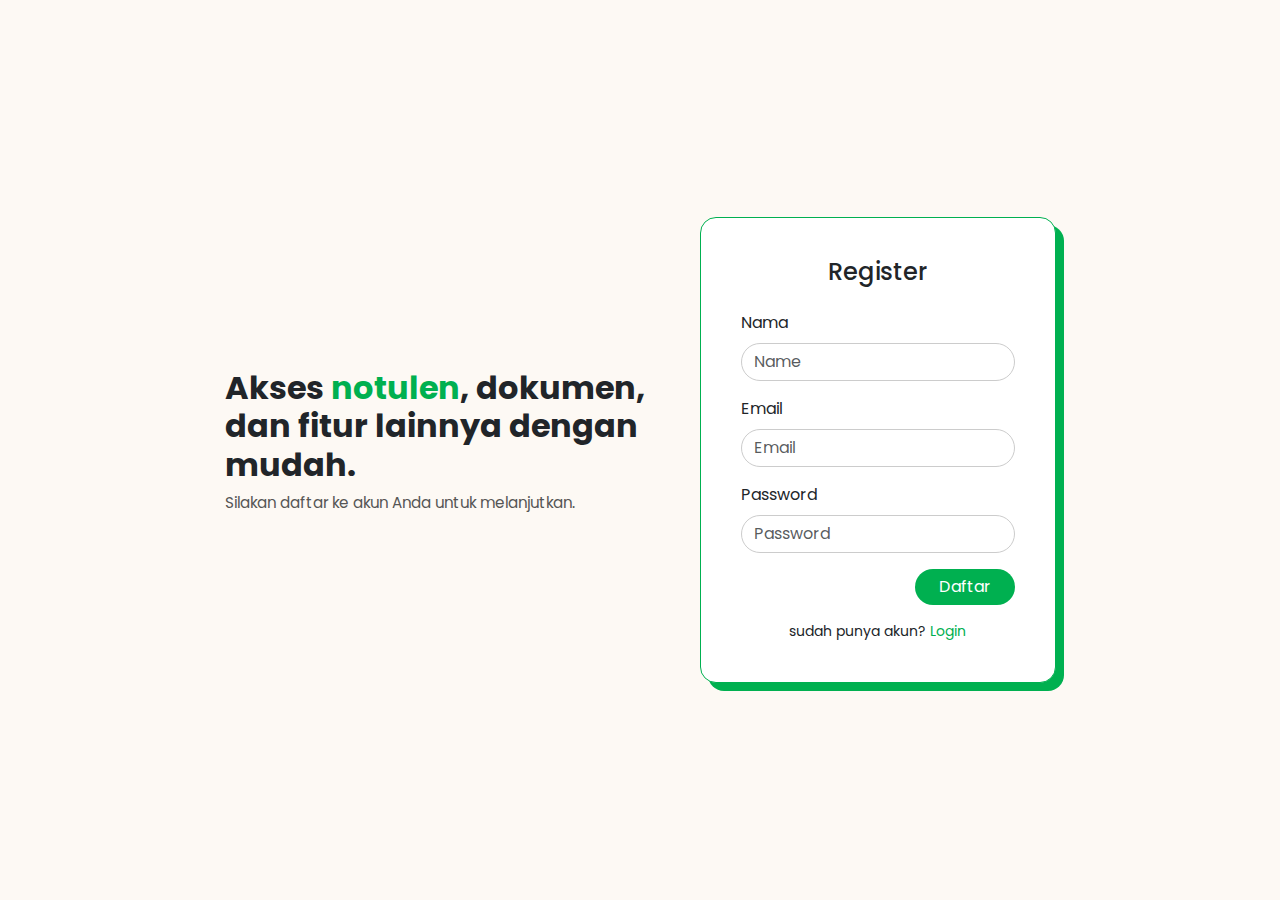
<file: register.html>
<!DOCTYPE html>
<html lang="id">

<head>
    <meta charset="UTF-8">
    <meta name="viewport" content="width=device-width, initial-scale=1.0">
    <title>register Page</title>

    <link href="https://cdn.jsdelivr.net/npm/bootstrap@5.3.3/dist/css/bootstrap.min.css" rel="stylesheet"
        integrity="sha384-QWTKZyjpPEjISv5WaRU9OFeRpok6YctnYmDr5pNlyT2bRjXh0JMhjY6hW+ALEwIH" crossorigin="anonymous">

    <link rel="preconnect" href="https://fonts.googleapis.com">
    <link rel="preconnect" href="https://fonts.gstatic.com" crossorigin>
    <link href="https://fonts.googleapis.com/css2?family=Poppins:wght@400;600;700&display=swap" rel="stylesheet">
    <style>
        body {
            background-color: #fdf9f4;
            font-family: "Poppins", sans-serif;
            min-height: 100vh;
            display: flex;
            align-items: center;
            justify-content: center;
        }

        .text-custom-green {
            color: #00b050;
        }

        .btn-custom-green {
            background-color: #00b050;
            color: #fff;
            border: none;
            transition: 0.2s;
        }

        .btn-custom-green:hover {
            background-color: #009044;
            color: #fff;
        }

        .link-custom-green {
            color: #00b050;
            text-decoration: none;
        }

        .link-custom-green:hover {
            text-decoration: underline;
        }

        .login-frame .card {
            border-radius: 1rem;
            border: 1px solid #00b050;
            box-shadow: 8px 8px 0px 0px #00b050;
            transition: 0.2s;
        }

        .login-frame .card:hover {
            box-shadow: 14px 14px 0px 0px #00b050;
        }

        .login-text h2 {
            font-weight: 700;
        }

        .login-text p {
            color: #555;
            font-size: 0.95rem;
        }

        .form-control,
        .form-select {
            border: 1px solid #ccc;
        }

        .form-control:focus,
        .form-select:focus {
            border-color: #00b050;
            box-shadow: 0 0 0 0.2rem rgba(0, 176, 80, 0.25);
        }
    </style>

</head>

<body>

    <div class="container">
        <div class="row align-items-center justify-content-center">

            <div class="col-md-6 col-lg-5 login-text mb-4 mb-md-0">
                <h2>
                    Akses <span class="text-custom-green">notulen</span>, dokumen, dan fitur lainnya dengan mudah.
                </h2>
                <p>
                    Silakan daftar ke akun Anda untuk melanjutkan.
                </p>
            </div>

            <div class="col-md-5 col-lg-4">
                <div class="login-frame">
                    <div class="card p-4">
                        <div class="card-body">
                            <h4 class="card-title text-center mb-4">Register</h4>

                            <form id="registerform">
                                <div class="mb-3">
                                    <label for="name" class="form-label">Nama</label>
                                    <input type="text" class="form-control rounded-pill" id="name" placeholder="Name"
                                        required>
                                </div>

                                <div class="mb-3">
                                    <label for="email" class="form-label">Email</label>
                                    <input type="email" class="form-control rounded-pill" id="email" placeholder="Email"
                                        required>
                                </div>

                                <div class="mb-3">
                                    <label for="password" class="form-label">Password</label>
                                    <input type="password" class="form-control rounded-pill" id="password"
                                        placeholder="Password" required>
                                </div>
                                <div class="text-end mb-3">
                                    <button type="submit" class="btn btn-custom-green rounded-pill px-4">Daftar</button>
                                </div>

                                <p class="text-center small mb-0">
                                    sudah punya akun? <a href="login.html" class="link-custom-green">Login</a>
                                </p>
                            </form>

                        </div>
                    </div>
                </div>
            </div>

        </div>
    </div>

    <script src="https://cdn.jsdelivr.net/npm/bootstrap@5.3.3/dist/js/bootstrap.bundle.min.js"
        integrity="sha384-YvpcrYf0tY3lHB60NNkmXc5s9fDVZLESaAA55NDzOxhy9GkcIdslK1eN7N6jIeHz" crossorigin="anonymous">
    </script>
    <script src="https://cdn.jsdelivr.net/npm/bootstrap@5.3.3/dist/js/bootstrap.bundle.min.js"
        integrity="sha384-YvpcrYf0tY3lHB60NNkmXc5s9fDVZLESaAA55NDzOxhy9GkcIdslK1eN7N6jIeHz" crossorigin="anonymous">
    </script>
    <script>
        const registerform = document.getElementById('registerform');

        registerform.addEventListener('submit', function (event) {
            event.preventDefault();

            const name = document.getElementById('name').value.trim();
            const email = document.getElementById('email').value.trim();
            const password = document.getElementById('password').value.trim();
            const role = "peserta";

            if (!name || !email || !password) {
                alert('Mohon isi semua kolom sebelum mendaftar!');
                return;
            }

            let users = JSON.parse(localStorage.getItem("userData") || "[]");

            const emailExists = users.find(user => user.email === email);
            if (emailExists) {
                alert("Email ini sudah terdaftar. Silakan gunakan email lain atau login.");
                return;
            }

            const newUser = {
                name,
                email,
                password,
                role
            };
            users.push(newUser);


            localStorage.setItem('userData', JSON.stringify(users));


            alert("Registrasi sebagai peserta berhasil! Silakan login.");
            window.location.href = "login.html";
        });
    </script>
</body>

</html>
</file>
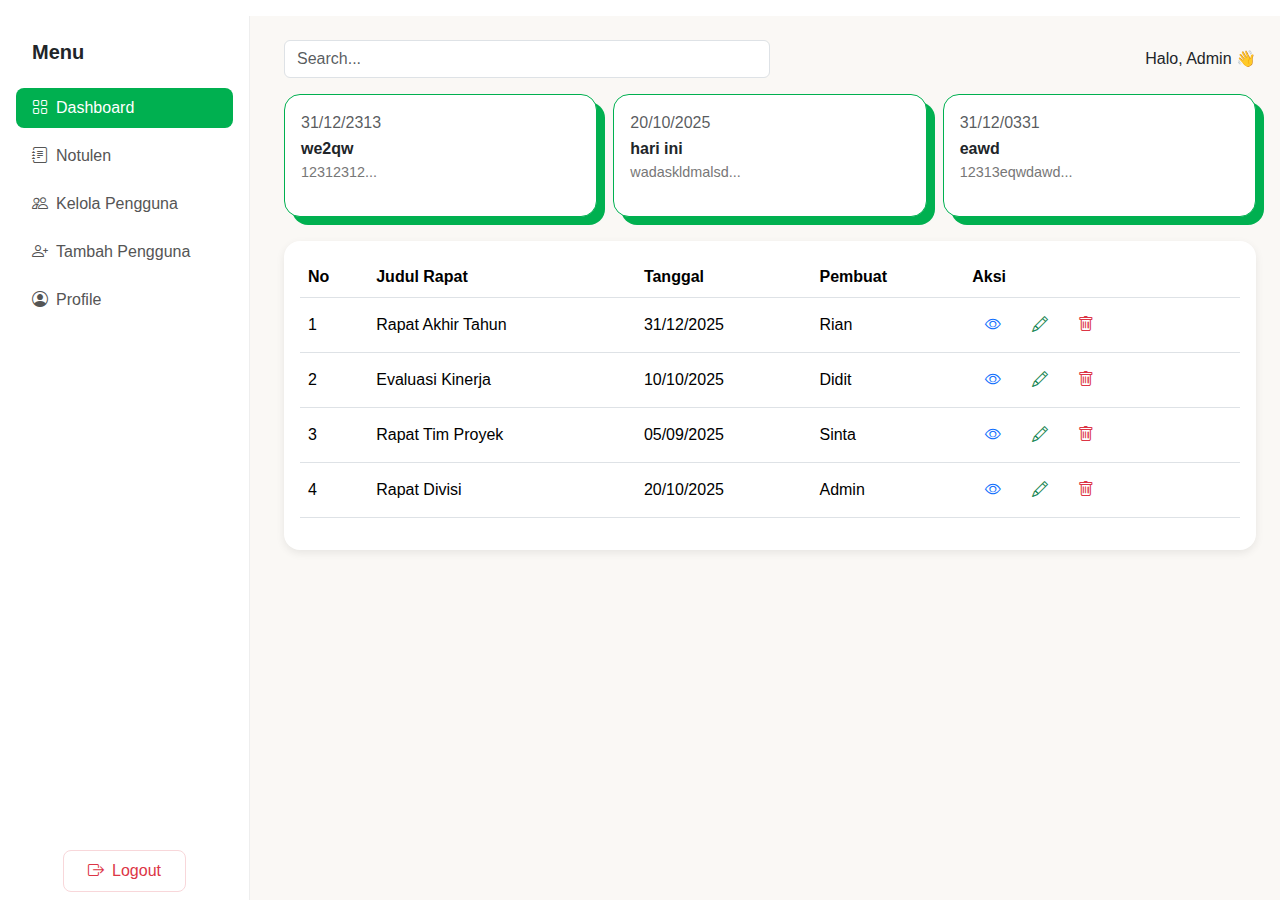
<file: admin/dashboard_admin.html>
<!DOCTYPE html>
<html lang="id">

<head>
    <meta charset="UTF-8" />
    <meta name="viewport" content="width=device-width, initial-scale=1.0" />
    <title>Dashboard Admin</title>
    <link href="https://cdn.jsdelivr.net/npm/bootstrap@5.3.3/dist/css/bootstrap.min.css" rel="stylesheet" />
    <link href="https://cdn.jsdelivr.net/npm/bootstrap-icons@1.11.3/font/bootstrap-icons.css" rel="stylesheet" />

    <style>
        body {
            background-color: #faf8f5;
            font-family: "Poppins", sans-serif;
        }


        .sidebar-content {
            min-width: 250px;
            background: #fff;
            height: 100%;
            border-right: 1px solid #eee;
            padding: 1.5rem 1rem;
        }

        .sidebar-content .nav-link {
            color: #555;
            font-weight: 500;
            margin-bottom: 0.5rem;
            border-radius: 0.5rem;
        }

        .sidebar-content .nav-link.active,
        .sidebar-content .nav-link:hover {
            background-color: #00b050;
            color: #fff;
        }

        .logout-btn {
            border: 1px solid #f8d7da;
            color: #dc3545;
            border-radius: 0.5rem;
        }

        .main-content {
            margin-left: 260px;
            padding: 1.5rem;
        }

        @media (max-width: 991.98px) {
            .main-content {
                margin-left: 0;
            }
        }

        .highlight-card {
            background-color: #fff;
            border-radius: 1rem;
            border: 1px solid #00b050;
            padding: 1rem;
            box-shadow: 8px 8px 0px 0px #00b050;
            transition: 0.2s;
        }

        .highlight-card:hover {
            box-shadow: 14px 14px 0px 0px #00b050;
        }

        .highlight-card h6 {
            font-weight: 600;
        }

        .highlight-card p {
            color: #777;
            font-size: 0.9rem;
        }

        .table-wrapper {
            background: #fff;
            border-radius: 1rem;
            padding: 1rem;
            margin-top: 1rem;
            box-shadow: 0 3px 8px rgba(0, 0, 0, 0.08);
        }

        .btn-view {
            color: #0d6efd;
        }

        .btn-edit {
            color: #198754;
        }

        .btn-delete {
            color: #dc3545;
        }

        .search-table {
            width: 250px;
        }
    </style>
</head>

<body>
    <!-- navbar -->
    <nav class="navbar navbar-light bg-white sticky-top px-3">
        <button class="btn btn-outline-success d-lg-none" type="button" data-bs-toggle="offcanvas"
            data-bs-target="#sidebarOffcanvas" aria-controls="sidebarOffcanvas">
            <i class="bi bi-list"></i>
        </button>
    </nav>
    <!-- sidebar moblie -->
    <div class="offcanvas offcanvas-start d-lg-none" tabindex="-1" id="sidebarOffcanvas"
        aria-labelledby="sidebarOffcanvasLabel">
        <div class="offcanvas-body p-0">
            <div class="sidebar-content d-flex flex-column justify-content-between h-100">
                <div>
                    <h5 class="fw-bold mb-4 ms-3">Menu</h5>
                    <ul class="nav flex-column">
                        <li><a class="nav-link" href="dashboard_admin.html"><i
                                    class="bi bi-grid me-2"></i>Dashboard</a></li>
                        <li><a class="nav-link" href="notulen_admin.html"><i
                                    class="bi bi-journal-text me-2"></i>Notulen</a></li>
                        <li><a class="nav-link" href="kelola_rapat_admin.html"><i
                                    class="bi bi-people me-2"></i>Kelola Pengguna</a></li>
                        <li><a class="nav-link"href="tambah_peserta_admin.html"><i
                                    class="bi bi-person-plus me-2"></i>Tambah Pengguna</a></li>
                        <li><a class="nav-link" href="profile.html"><i
                                    class="bi bi-person-circle me-2"></i>Profile</a></li>
                    </ul>
                </div>

                <div class="text-center mt-4">
                    <button id="logoutBtnMobile" class="btn logout-btn px-4 py-2">
                        <i class="bi bi-box-arrow-right me-2"></i>Logout
                    </button>
                </div>
            </div>
        </div>
    </div>



    <!-- Sidebar -->
    <div class="sidebar-content d-none d-lg-flex flex-column justify-content-between position-fixed">
        <div>
            <h5 class="fw-bold mb-4 ms-3">Menu</h5>
            <ul class="nav flex-column">
                <li>
                    <a class="nav-link active" href="dashboard_admin.html"><i class="bi bi-grid me-2"></i>Dashboard</a>
                </li>
                <li>
                    <a class="nav-link" href="notulen_admin.html"><i class="bi bi-journal-text me-2"></i>Notulen</a>
                </li>
                <li>
                    <a class="nav-link" href="kelola_rapat_admin.html"><i class="bi bi-people me-2"></i>Kelola
                        Pengguna</a>
                </li>
                <li>
                    <a class="nav-link" href="tambah_peserta_admin.html"><i class="bi bi-person-plus me-2"></i>Tambah
                        Pengguna</a>
                </li>
                <li>
                    <a class="nav-link" href="profile.html"><i class="bi bi-person-circle me-2"></i>Profile</a>
                </li>
            </ul>
        </div>

        <div class="text-center">
            <button id="logoutBtn" class="btn logout-btn px-4 py-2">
                <i class="bi bi-box-arrow-right me-2"></i>Logout
            </button>
        </div>
    </div>

    <div class="main-content">
        <div class="d-flex justify-content-between align-items-center mb-3">
            <div class="search-box w-50">
                <input type="text" id="searchInput" class="form-control" placeholder="Search..." />
            </div>
            <div class="d-flex align-items-center gap-2">
                <!-- Nama user ditampilkan dari localStorage -->
                <span class="fw-medium">Halo, Admin 👋</span>
            </div>
        </div>

        <div class="row g-3 mb-4">
            <div class="col-md-4">
                <div class="highlight-card">
                    <span class="text-muted">31/12/2313</span>
                    <h6 class="mt-1 mb-1">we2qw</h6>
                    <p>12312312...</p>
                </div>
            </div>
            <div class="col-md-4">
                <div class="highlight-card">
                    <span class="text-muted">20/10/2025</span>
                    <h6 class="mt-1 mb-1">hari ini</h6>
                    <p>wadaskldmalsd...</p>
                </div>
            </div>
            <div class="col-md-4">
                <div class="highlight-card">
                    <span class="text-muted">31/12/0331</span>
                    <h6 class="mt-1 mb-1">eawd</h6>
                    <p>12313eqwdawd...</p>
                </div>
            </div>
        </div>

        <!-- Table -->
        <div class="table-wrapper">
            <table class="table align-middle">
                <thead>
                    <tr>
                        <th>No</th>
                        <th>Judul Rapat</th>
                        <th>Tanggal</th>
                        <th>Pembuat</th>
                        <th>Aksi</th>
                    </tr>
                </thead>
                <tbody id="tableBody">
                    <!-- Data akan dimuat lewat JS -->
                </tbody>
            </table>
        </div>
    </div>

    <script src="https://cdn.jsdelivr.net/npm/bootstrap@5.3.3/dist/js/bootstrap.bundle.min.js"></script>

    <script>    
        document.addEventListener("DOMContentLoaded", function () {
            const tableBody = document.getElementById("tableBody");

            // =============================
            // Data simulasi
            // =============================
            const notulenData = [{
                    judul: "Rapat Akhir Tahun",
                    tanggal: "31/12/2025",
                    pembuat: "Rian"
                },
                {
                    judul: "Evaluasi Kinerja",
                    tanggal: "10/10/2025",
                    pembuat: "Didit"
                },
                {
                    judul: "Rapat Tim Proyek",
                    tanggal: "05/09/2025",
                    pembuat: "Sinta"
                },
                {
                    judul: "Rapat Divisi",
                    tanggal: "20/10/2025",
                    pembuat: "Admin"
                },
            ];

            // =============================
            // Fungsi render tabel
            // =============================
            function renderTable(data) {
                tableBody.innerHTML = "";
                data.forEach((item, index) => {
                    const row = `
                <tr>
                    <td>${index + 1}</td>
                    <td>${item.judul}</td>
                    <td>${item.tanggal}</td>
                    <td>${item.pembuat}</td>
                    <td>
                        <a href="detail_rapat_admin.html?id=${index}" class="btn btn-view" title="Lihat">
                            <i class="bi bi-eye"></i>
                        </a>
                        <a href="edit_rapat_admin.html?id=${index}" class="btn btn-edit" title="Edit">
                            <i class="bi bi-pencil"></i>
                        </a>
                        <button class="btn btn-delete" data-index="${index}" title="Hapus">
                            <i class="bi bi-trash"></i>
                        </button>
                    </td>
                </tr>
            `;
                    tableBody.insertAdjacentHTML("beforeend", row);
                });
            }

            // Render awal tabel
            renderTable(notulenData);

            // =============================
            // Fungsi hapus data
            // =============================
            document.addEventListener("click", function (e) {
                const btn = e.target.closest(".btn-delete");
                if (!btn) return;
                const index = btn.dataset.index;
                if (confirm("Yakin mau hapus data ini?")) {
                    notulenData.splice(index, 1);
                    renderTable(notulenData);
                }
            });

            // =============================
            // Fitur pencarian di tabel
            // =============================
            document.getElementById("searchInput").addEventListener("input", function () {
                const keyword = this.value.toLowerCase();
                const filtered = notulenData.filter(
                    (item) =>
                    item.judul.toLowerCase().includes(keyword) ||
                    item.pembuat.toLowerCase().includes(keyword) ||
                    item.tanggal.includes(keyword)
                );
                renderTable(filtered);
            });

            // =============================
            // Tombol logout
            // =============================
            document.getElementById("logoutBtn").addEventListener("click", function () {
                if (confirm("Apakah kamu yakin ingin logout?")) {
                    localStorage.removeItem("userData");
                    window.location.href = "../login.html";
                }
            });
        });
        // =======================


        document.getElementById("logoutBtn").addEventListener("click", function () {
            const confirmLogout = confirm("Apakah kamu yakin ingin logout?");
            if (confirmLogout) {

                localStorage.removeItem("userData");

                window.location.href = "../login.html";
            }
        });
        // logout mobile
        const logoutBtnMobile = document.getElementById("logoutBtnMobile");
    if (logoutBtnMobile) {
        logoutBtnMobile.addEventListener("click", function () {
            const konfirmasiLogout = confirm("Apakah kamu yakin ingin logout?");
            if (konfirmasiLogout) {
                localStorage.removeItem("adminData");
                window.location.href = "../login.html";
            }
        });
    }
    </script>
</body>

</html>
</file>
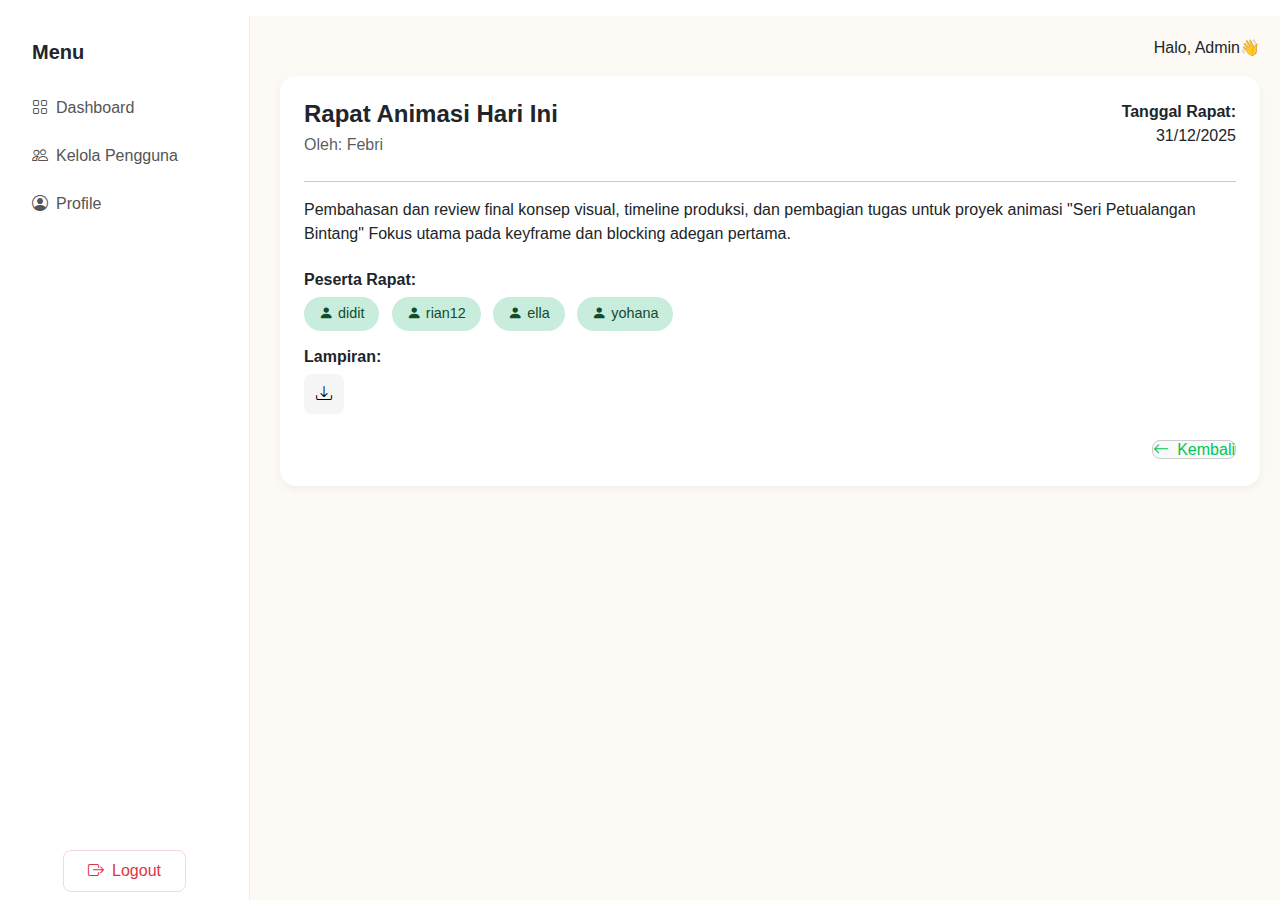
<file: admin/detail_rapat_admin.html>
<!DOCTYPE html>
<html lang="id">

<head>
    <meta charset="UTF-8">
    <meta name="viewport" content="width=device-width, initial-scale=1.0">
    <title>Detail Rapat</title>
    <link href="https://cdn.jsdelivr.net/npm/bootstrap@5.3.3/dist/css/bootstrap.min.css" rel="stylesheet">
    <link href="https://cdn.jsdelivr.net/npm/bootstrap-icons@1.11.3/font/bootstrap-icons.css" rel="stylesheet">
    <link rel="stylesheet" href="../css/admin.min.css">
</head>

<body>
<!-- navbar -->
    <nav class="navbar navbar-light bg-white sticky-top px-3">
        <button class="btn btn-outline-success d-lg-none" type="button" data-bs-toggle="offcanvas"
            data-bs-target="#sidebarOffcanvas" aria-controls="sidebarOffcanvas">
            <i class="bi bi-list"></i>
        </button>
    </nav>
    <!-- sidebar moblie -->
    <div class="offcanvas offcanvas-start d-lg-none" tabindex="-1" id="sidebarOffcanvas"
        aria-labelledby="sidebarOffcanvasLabel">
        <div class="offcanvas-body p-0">
            <div class="sidebar-content d-flex flex-column justify-content-between h-100">
                <div>
                    <h5 class="fw-bold mb-4 ms-3">Menu</h5>
                    <ul class="nav flex-column">
                        <li><a class="nav-link active" href="dashboard_admin.html"><i class="bi bi-grid me-2"></i>Dashboard</a></li>
                        <li><a class="nav-link" href="kelola_rapat_admin.html"><i class="bi bi-people me-2"></i>Kelola Pengguna</a></li>
                        <li><a class="nav-link" href="profile.html"><i class="bi bi-person-circle me-2"></i>Profile</a></li>
                    </ul>
                </div>

                <div class="text-center mt-4">
                    <button id="logoutBtnMobile" class="btn logout-btn px-4 py-2">
                        <i class="bi bi-box-arrow-right me-2"></i>Logout
                    </button>
                </div>
            </div>
        </div>
    </div>
    <!-- Sidebar -->
    <div class="sidebar-content d-none d-lg-flex flex-column justify-content-between position-fixed">
        <div>
            <h5 class="fw-bold mb-4 ms-3">Menu</h5>
            <ul class="nav flex-column">
                <li><a class="nav-link" href="dashboard_admin.html"><i class="bi bi-grid me-2"></i>Dashboard</a></li>
                <li><a class="nav-link" href="kelola_rapat_admin.html"><i class="bi bi-people me-2"></i>Kelola Pengguna</a></li>
                <li><a class="nav-link" href="profile.html"><i class="bi bi-person-circle me-2"></i>Profile</a></li>
            </ul>
        </div>

        <div class="text-center">
            <button id="logoutBtn" class="btn logout-btn px-4 py-2"><i class="bi bi-box-arrow-right me-2"></i>Logout</button>
        </div>
    </div>

    <!-- Main -->
    <div class="main-content">
        <div class="d-flex justify-content-between align-items-center mb-3">
            <div></div>
            <div class="profile">
                <span>Halo, Admin👋</span>
            </div>
        </div>

        <!-- Detail Rapat -->
        <div class="content-card">
            <div class="d-flex justify-content-between align-items-start">
                <div>
                    <h4 class="fw-bold mb-1">Rapat Animasi Hari Ini</h4>
                    <p class="text-muted mb-2">Oleh: Febri</p>
                </div>
                <div class="text-end">
                    <p class="fw-semibold mb-0">Tanggal Rapat:</p>
                    <p class="mb-0">31/12/2025</p>
                </div>
            </div>

            <hr>

            <p class="mb-4">Pembahasan dan review final konsep visual, timeline produksi, dan pembagian tugas untuk proyek animasi "Seri Petualangan Bintang"
                Fokus utama pada keyframe dan blocking adegan pertama.
            </p>

            <h6 class="fw-semibold mb-2">Peserta Rapat:</h6>
            <div class="mb-3">
                <span class="participant-badge"><i class="bi bi-person-fill"></i> didit</span>
                <span class="participant-badge"><i class="bi bi-person-fill"></i> rian12</span>
                <span class="participant-badge"><i class="bi bi-person-fill"></i> ella</span>
                <span class="participant-badge"><i class="bi bi-person-fill"></i> yohana</span>
            </div>

            <h6 class="fw-semibold mb-2">Lampiran:</h6>
            <button class="download-btn" onclick="downloadLampiran()">
                <i class="bi bi-download"></i>
            </button>

            <div class="text-end mt-4">
                <a href="dashboard_admin.html" class="btn-back"><i class="bi bi-arrow-left me-1"></i> Kembali</a>
            </div>
        </div>
    </div>

    <script>
        function downloadLampiran() {
            alert("Lampiran sedang diunduh (simulasi)...");
            // contoh jika ingin mengarahkan ke file asli:
            // window.location.href = 'lampiran.pdf';
        }
        // =======================
        // Logout function
        // =======================
        document.getElementById("logoutBtn").addEventListener("click", function () {
            const confirmLogout = confirm("Apakah kamu yakin ingin logout?");
            if (confirmLogout) {
                // Hapus data login dari localStorage
                localStorage.removeItem("userData");
                // Arahkan ke halaman login
                window.location.href = "../login.html";
            }
        });
        // logout mobile
        const logoutBtnMobile = document.getElementById("logoutBtnMobile");
    if (logoutBtnMobile) {
        logoutBtnMobile.addEventListener("click", function () {
            const konfirmasiLogout = confirm("Apakah kamu yakin ingin logout?");
            if (konfirmasiLogout) {
                localStorage.removeItem("adminData");
                window.location.href = "../login.html";
            }
        });
    }
    </script>

    <script src="https://cdn.jsdelivr.net/npm/bootstrap@5.3.3/dist/js/bootstrap.bundle.min.js"></script>
</body>

</html>
</file>
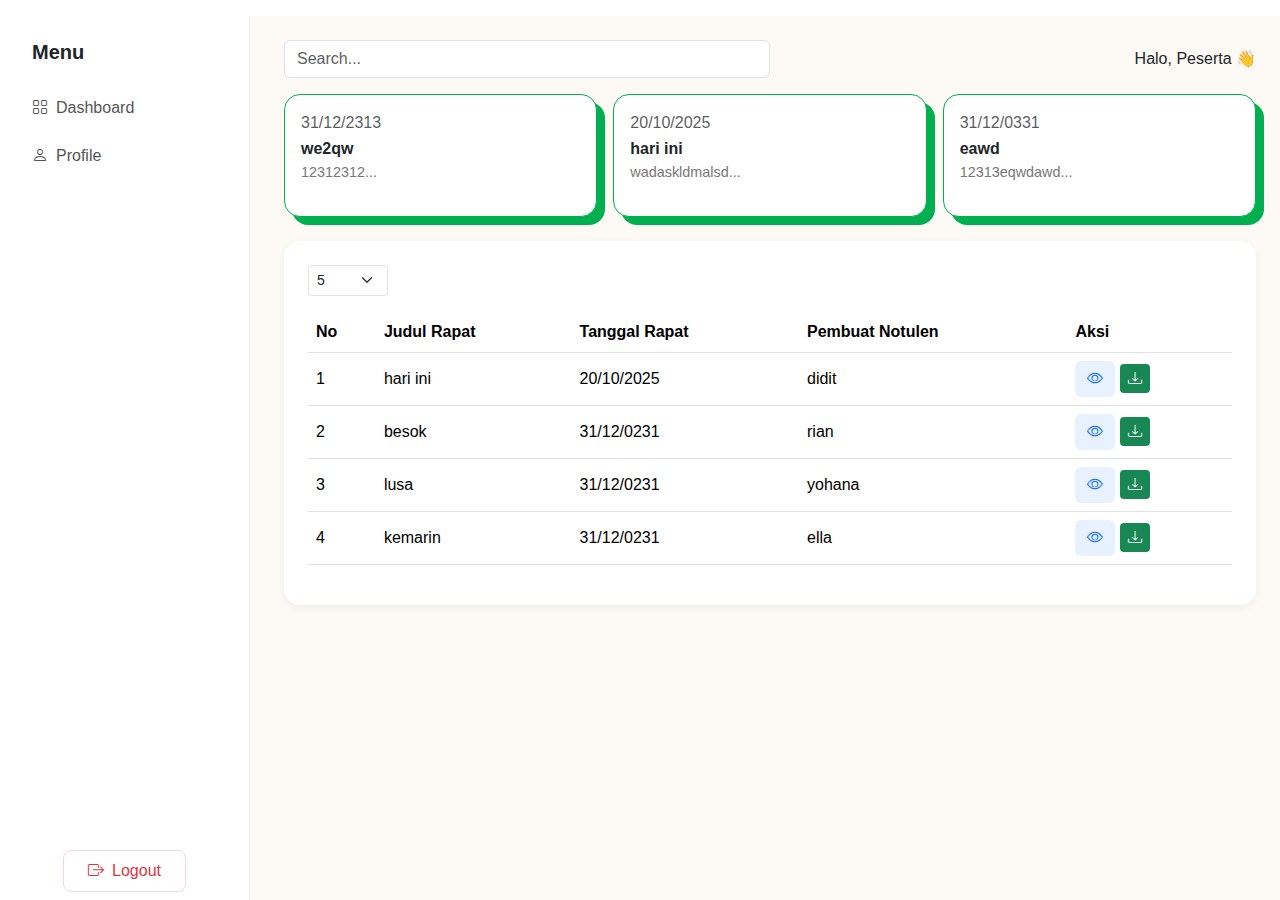
<file: peserta/dashboard_peserta.html>
<!DOCTYPE html>
<html lang="id">

<head>
    <meta charset="UTF-8" />
    <meta name="viewport" content="width=device-width, initial-scale=1.0" />
    <title>Dashboard Peserta</title>

    <!-- Bootstrap CSS dan Icons -->
    <link href="https://cdn.jsdelivr.net/npm/bootstrap@5.3.3/dist/css/bootstrap.min.css" rel="stylesheet" />
    <link href="https://cdn.jsdelivr.net/npm/bootstrap-icons@1.11.3/font/bootstrap-icons.css" rel="stylesheet" />

    <style>
        body {
            background-color: #fdf9f4;
            font-family: "Poppins", sans-serif;
        }

        /* Sidebar */
.sidebar-content {
            min-width: 250px;
            background: #fff;
            height: 100%;
            border-right: 1px solid #eee;
            padding: 1.5rem 1rem;
        }

        .sidebar-content .nav-link {
            color: #555;
            font-weight: 500;
            margin-bottom: 0.5rem;
            border-radius: 0.5rem;
        }

        .sidebar-content .nav-link.active,
        .sidebar-content .nav-link:hover {
            background-color: #00b050;
            color: #fff;
        }

        .logout-btn {
            border: 1px solid #f8d7da;
            color: #dc3545;
            border-radius: 0.5rem;
            margin-top: 2rem;
        }

        /* Main content */
        .main-content {
            margin-left: 260px;
            padding: 1.5rem;
        }
        @media (max-width: 991.98px) {
            .main-content {
                margin-left: 0;
            }
        }

        .highlight-card {
            background-color: #fff;
            border-radius: 1rem;
            border: 1px solid #00b050;
            padding: 1rem;
            box-shadow: 8px 8px 0px 0px #00b050;
            transition: 0.2s;
        }

        .highlight-card:hover {
            box-shadow: 14px 14px 0px 0px #00b050;
        }

        .highlight-card h6 {
            font-weight: 600;
        }

        .highlight-card p {
            color: #777;
            font-size: 0.9rem;
        }

        .table-wrapper {
            background-color: #fff;
            border-radius: 1rem;
            padding: 1.5rem;
            box-shadow: 0 3px 8px rgba(0, 0, 0, 0.05);
        }

        .table .btn {
            border: none;
        }

        .btn-view {
            background-color: #e7f1ff;
            color: #0d6efd;
        }

        .btn-download {
            background-color: #f4f4f4;
            color: #555;
        }

        .btn-view:hover {
            background-color: #d8e8ff;
        }

        .btn-download:hover {
            background-color: #e9e9e9;
        }

        .search-table {
            width: 250px;
        }
    </style>
</head>

<body>
<!-- navbar -->
    <nav class="navbar navbar-light bg-white sticky-top px-3">
        <button class="btn btn-outline-success d-lg-none" type="button" data-bs-toggle="offcanvas"
            data-bs-target="#sidebarOffcanvas" aria-controls="sidebarOffcanvas">
            <i class="bi bi-list"></i>
        </button>
    </nav>
        <!-- sidebar moblie -->
    <div class="offcanvas offcanvas-start d-lg-none" tabindex="-1" id="sidebarOffcanvas"
        aria-labelledby="sidebarOffcanvasLabel">
        <div class="offcanvas-body p-0">
            <div class="sidebar-content d-flex flex-column justify-content-between h-100">
                <div>
                    <h5 class="fw-bold mb-4 ms-3">Menu</h5>
                    <ul class="nav flex-column">
                        <li><a class="nav-link" href="dashboard_peserta.html"><i
                                    class="bi bi-grid me-2"></i>Dashboard</a></li>
                        <li><a class="nav-link" href="profile_peserta.html"><i
                                    class="bi bi-person-circle me-2"></i>Profile</a></li>
                    </ul>
                </div>

                <div class="text-center mt-4">
                    <button id="logoutBtnMobile" class="btn logout-btn px-4 py-2">
                        <i class="bi bi-box-arrow-right me-2"></i>Logout
                    </button>
                </div>
            </div>
        </div>
    </div>



    <!-- Sidebar -->
    <div class="sidebar-content d-none d-lg-flex flex-column justify-content-between position-fixed">
        <div>
            <h5 class="fw-bold mb-4 ms-3">Menu</h5>
            <ul class="nav flex-column">
                <li>
                    <a class="nav-link " href="dashboard_peserta.html"><i class="bi bi-grid me-2"></i>Dashboard</a>
                </li>
                <li>
                    <a class="nav-link" href="profile_peserta.html"><i class="bi bi-person me-2"></i>Profile</a>
                </li>
            </ul>
        </div>

        <div class="text-center">
            <button class="btn logout-btn px-4 py-2" id="logoutBtn">
                <i class="bi bi-box-arrow-right me-2"></i>Logout
            </button>
        </div>
    </div>

    <!-- Main Content -->
    <div class="main-content">
        <div class="d-flex justify-content-between align-items-center mb-3">
            <div class="search-box w-50">
                <input type="text" id="searchInput" class="form-control" placeholder="Search..." />
            </div>
            <div class="d-flex align-items-center gap-2">
                <!-- Nama user ditampilkan dari localStorage -->
                <span class="fw-medium">Halo, Peserta 👋</span>
            </div>
        </div>

        <!-- Highlight Cards -->
        <div class="row g-3 mb-4">
            <div class="col-md-4">
                <div class="highlight-card">
                    <span class="text-muted">31/12/2313</span>
                    <h6 class="mt-1 mb-1">we2qw</h6>
                    <p>12312312...</p>
                </div>
            </div>
            <div class="col-md-4">
                <div class="highlight-card">
                    <span class="text-muted">20/10/2025</span>
                    <h6 class="mt-1 mb-1">hari ini</h6>
                    <p>wadaskldmalsd...</p>
                </div>
            </div>
            <div class="col-md-4">
                <div class="highlight-card">
                    <span class="text-muted">31/12/0331</span>
                    <h6 class="mt-1 mb-1">eawd</h6>
                    <p>12313eqwdawd...</p>
                </div>
            </div>
        </div>

        <!-- Table Section -->
        <div class="table-wrapper">
            <div class="d-flex justify-content-between align-items-center mb-3">
                <select id="limitSelect" class="form-select form-select-sm" style="width: 80px">
                    <option value="1">1</option>
                    <option value="5" selected>5</option>
                    <option value="10">10</option>
                </select>
            </div>

            <table class="table align-middle">
                <thead>
                    <tr>
                        <th>No</th>
                        <th>Judul Rapat</th>
                        <th>Tanggal Rapat</th>
                        <th>Pembuat Notulen</th>
                        <th>Aksi</th>
                    </tr>
                </thead>
                <tbody id="tableBody">
                    <!-- Baris akan diisi lewat JavaScript -->
                </tbody>
            </table>
        </div>
    </div>

    <script>
        // =======================
        // 1. Simulasi data notulen
        // =======================
        const notulen = [
            { judul: "hari ini", tanggal: "20/10/2025", pembuat: "didit" },
            { judul: "besok", tanggal: "31/12/0231", pembuat: "rian" },
            { judul: "lusa", tanggal: "31/12/0231", pembuat: "yohana" },
            { judul: "kemarin", tanggal: "31/12/0231", pembuat: "ella" },
        ];

        const tableBody = document.getElementById("tableBody");

        // =======================
        // 2. Fungsi untuk menampilkan (render) data ke tabel
        // =======================
        function renderTable(data) {
            // Kosongkan isi tabel dulu
            tableBody.innerHTML = "";

            // Loop setiap data notulen, lalu tambahkan ke tabel
            data.forEach((item, index) => {
                const row = `
                    <tr>
                        <td>${index + 1}</td>
                        <td>${item.judul}</td>
                        <td>${item.tanggal}</td>
                        <td>${item.pembuat}</td>
                        <td>
                            <a href="detail_rapat_peserta.html?id=${index}" class="btn btn-view" title="Lihat">
                                <i class="bi bi-eye"></i></a>
                            <a href="../file/notulen_rapat.pdf" class="btn btn-sm btn-success" title="Download" download>
                                    <i class="bi bi-download"></i></a>
                        </td>
                    </tr>
                `;
                // Tambahkan baris ke tabel
                tableBody.insertAdjacentHTML("beforeend", row);
            });
        }

        // =======================
        // 3. Fitur pencarian di tabel
        // =======================
        document.getElementById("searchInput").addEventListener("input", function () {
            const keyword = this.value.toLowerCase();

            // Filter data berdasarkan keyword
            const filtered = notulen.filter(
                (item) =>
                    item.judul.toLowerCase().includes(keyword) ||
                    item.pembuat.toLowerCase().includes(keyword) ||
                    item.tanggal.includes(keyword)
            );

            // Tampilkan hasil filter
            renderTable(filtered);
        });

        // =======================
        // 4. Render tabel pertama kali
        // =======================
        renderTable(notulen);

        // =======================
        // 6. Logout function
        // =======================
        document.getElementById("logoutBtn").addEventListener("click", function () {
            const confirmLogout = confirm("Apakah kamu yakin ingin logout?");
            if (confirmLogout) {
                // Hapus data login dari localStorage
                localStorage.removeItem("userData");
                // Arahkan ke halaman login
                window.location.href = "../login.html";
            }
            // logout mobile
        const logoutBtnMobile = document.getElementById("logoutBtnMobile");
    if (logoutBtnMobile) {
        logoutBtnMobile.addEventListener("click", function () {
            const konfirmasiLogout = confirm("Apakah kamu yakin ingin logout?");
            if (konfirmasiLogout) {
                localStorage.removeItem("pesertaData");
                window.location.href = "../login.html";
            }
        });
    }
        });
    </script>

    <!-- Bootstrap JS -->
    <script src="https://cdn.jsdelivr.net/npm/bootstrap@5.3.3/dist/js/bootstrap.bundle.min.js"></script>
</body>

</html>


<!-- apa kau -->
</file>
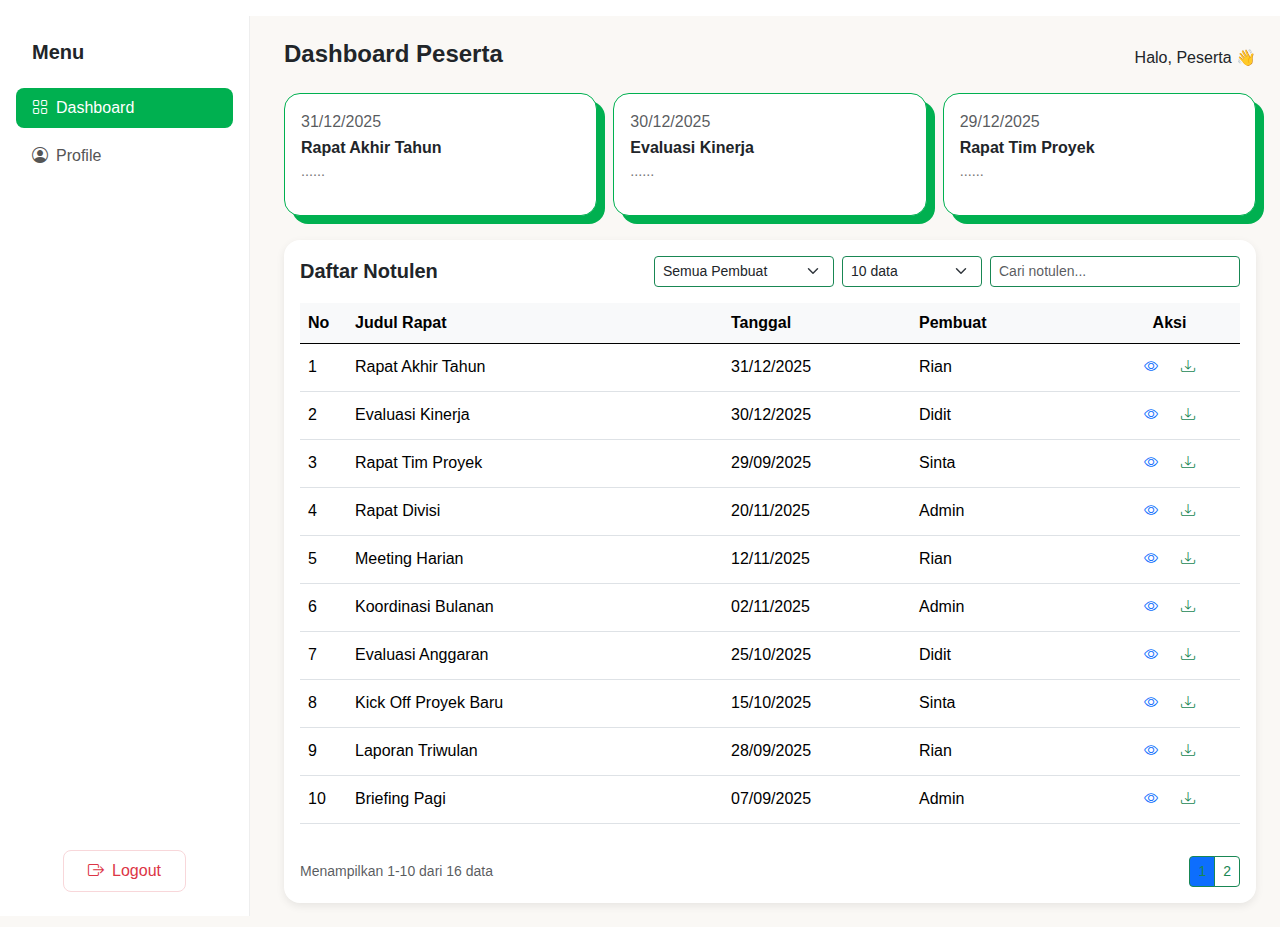
<file: peserta/dashboard_pesertaa.html>
<!DOCTYPE html>
<html lang="id">

<head>
    <meta charset="UTF-8" />
    <meta name="viewport" content="width=device-width, initial-scale=1.0" />
    <title>Dashboard Peserta</title>
    <link href="https://cdn.jsdelivr.net/npm/bootstrap@5.3.3/dist/css/bootstrap.min.css" rel="stylesheet" />
    <link href="https://cdn.jsdelivr.net/npm/bootstrap-icons@1.11.3/font/bootstrap-icons.css" rel="stylesheet" />
    <script src="https://cdn.jsdelivr.net/npm/bootstrap@5.3.3/dist/js/bootstrap.bundle.min.js"></script>

    <style>
        body {
            background-color: #faf8f5;
            font-family: "Poppins", sans-serif;
        }


        .sidebar-content {
            min-width: 250px;
            background: #fff;
            height: 100%;
            border-right: 1px solid #eee;
            padding: 1.5rem 1rem;
        }

        .sidebar-content .nav-link {
            color: #555;
            font-weight: 500;
            margin-bottom: 0.5rem;
            border-radius: 0.5rem;
        }

        .sidebar-content .nav-link.active,
        .sidebar-content .nav-link:hover {
            background-color: #00b050;
            color: #fff;
        }

        .logout-btn {
            border: 1px solid #f8d7da;
            color: #dc3545;
            border-radius: 0.5rem;
        }

        .main-content {
            margin-left: 260px;
            padding: 1.5rem;
        }

        @media (max-width: 991.98px) {
            .main-content {
                margin-left: 0;
            }
        }

        .highlight-card {
            background-color: #fff;
            border-radius: 1rem;
            border: 1px solid #00b050;
            padding: 1rem;
            box-shadow: 8px 8px 0px 0px #00b050;
            transition: 0.2s;
        }

        .highlight-card:hover {
            box-shadow: 14px 14px 0px 0px #00b050;
        }

        .highlight-card h6 {
            font-weight: 600;
        }

        .highlight-card p {
            color: #777;
            font-size: 0.9rem;
        }

        .table-wrapper {
            background: #fff;
            border-radius: 1rem;
            padding: 1rem;
            margin-top: 1rem;
            box-shadow: 0 3px 8px rgba(0, 0, 0, 0.08);
        }

        .btn-view {
            color: #0d6efd;
        }
        .text-success i.bi-download {
            color: #198754 !important;
        }
        .search-table {
            width: 250px;
        }
        .table-responsive table {
            table-layout: fixed;
        }
        .table th:nth-child(1), /*Kolom No*/
        .table td:nth-child(1) {
            width: 5%; 
            min-width: 50px;
        }
        .table th:nth-child(2), /*Kolom Judul Rapat*/
        .table td:nth-child(2) {
            width: 40%;
            min-width: 180px; 
        }
        .table th:nth-child(3), /* Kolom Tanggal */
        .table td:nth-child(3) {
            width: 20%; 
            min-width: 100px; 
            white-space: nowrap;
        }
        .table th:nth-child(4), /* Kolom Pembuat */
        .table td:nth-child(4) {
            width: 20%;
            min-width: 100px; 
        }
        .table th:nth-child(5), /* Kolom Aksi */
        .table td:nth-child(5) {
            width: 15%; 
            min-width: 100px; 
        }
        .table-responsive .text-center a[title="Download"] i {
            color: #198754 !important; 
        }   
    </style>
</head>

<body>
    <nav class="navbar navbar-light bg-white sticky-top px-3">
        <button class="btn btn-outline-success d-lg-none" type="button" data-bs-toggle="offcanvas"
            data-bs-target="#sidebarOffcanvas" aria-controls="sidebarOffcanvas">
            <i class="bi bi-list"></i>
        </button>
    </nav>
    <div class="offcanvas offcanvas-start d-lg-none" tabindex="-1" id="sidebarOffcanvas"
        aria-labelledby="sidebarOffcanvasLabel">
        <div class="offcanvas-body p-0">
            <div class="sidebar-content d-flex flex-column justify-content-between h-100">
                <div>
                    <h5 class="fw-bold mb-4 ms-3">Menu</h5>
                    <ul class="nav flex-column">
                        <li>
                            <a class="nav-link" href="dashboard_pesertaa.html"><i class="bi bi-grid me-2"></i>Dashboard</a>
                        </li>
                        <li>
                            <a class="nav-link" href="profile_peserta.html"><i class="bi bi-person-circle me-2"></i>Profile</a>
                        </li>
                    </ul>
                </div>

                <div class="text-center mt-4">
                    <button id="logoutBtnMobile" class="btn logout-btn px-4 py-2">
                        <i class="bi bi-box-arrow-right me-2"></i>Logout
                    </button>
                </div>
            </div>
        </div>
    </div>

    <div class="sidebar-content d-none d-lg-flex flex-column justify-content-between position-fixed">
        <div>
            <h5 class="fw-bold mb-4 ms-3">Menu</h5>
            <ul class="nav flex-column">
                <li>
                    <a class="nav-link active" href="dashboard_pesertaa.html"><i class="bi bi-grid me-2"></i>Dashboard</a>
                </li>
                <li>
                    <a class="nav-link" href="profile_peserta.html"><i class="bi bi-person-circle me-2"></i>Profile</a>
                </li>
            </ul>
        </div>

        <div class="text-center">
            <button id="logoutBtn" class="btn logout-btn px-4 py-2">
                <i class="bi bi-box-arrow-right me-2"></i>Logout
            </button>
        </div>
    </div>

    <div class="main-content">
        <div class="d-flex justify-content-between align-items-center mb-3">
            <div><h4><b>Dashboard Peserta</b></h4></div>
            <div class="d-flex align-items-center gap-2">
                <span class="fw-medium">Halo, Peserta 👋</span>
            </div>
        </div>

        <div class="row g-3 mb-4">
            <div class="col-md-4">
                <div class="highlight-card">
                    <span class="text-muted">31/12/2025</span>
                    <h6 class="mt-1 mb-1">Rapat Akhir Tahun</h6>
                    <p>......</p>
                </div>
            </div>
            <div class="col-md-4">
                <div class="highlight-card">
                    <span class="text-muted">30/12/2025</span>
                    <h6 class="mt-1 mb-1">Evaluasi Kinerja</h6>
                    <p>......</p>
                </div>
            </div>
            <div class="col-md-4">
                <div class="highlight-card">
                    <span class="text-muted">29/12/2025</span>
                    <h6 class="mt-1 mb-1">Rapat Tim Proyek</h6>
                    <p>......</p>
                </div>
            </div>
        </div>

        <div class="table-wrapper">
            <div class="table-header d-flex justify-content-between align-items-center mb-3 flex-wrap">
                <h5 class="fw-semibold mb-2 mb-sm-0">Daftar Notulen</h5>

                <div class="d-flex gap-2 flex-wrap">
                    <select id="filterPembuat" class="form-select form-select-sm border-success" style="width: 180px;">
                        <option value="">Semua Pembuat</option>
                    </select>

                    <select id="rowsPerPage" class="form-select form-select-sm border-success" style="width: 140px;">
                        <option value="5">5 data</option>
                        <option value="10" selected>10 data</option>
                        <option value="20">20 data</option>
                        <option value="all">Semua</option>
                    </select>

                    <div class="search-table">
                        <input type="text" id="searchInput" class="form-control form-control-sm border-success"
                            placeholder="Cari notulen..." />
                    </div>
                </div>
            </div>

            <div class="table-responsive">
                <table class="table align-middle table-hover">
                    <thead class="table-light border-0" style="background-color: #e8f6ee;">
                        <tr class="text-success">
                            <th>No</th>
                            <th>Judul Rapat</th>
                            <th>Tanggal</th>
                            <th>Pembuat</th>
                            <th class="text-center">Aksi</th>
                        </tr>
                    </thead>
                    <tbody id="tableBody"></tbody>
                </table>
            </div>

            <div class="d-flex justify-content-between align-items-center mt-3 flex-wrap">
                <small class="text-muted" id="dataInfo"></small>
                <nav>
                    <ul class="pagination pagination-sm mb-0" id="pagination"></ul>
                </nav>
            </div>
        </div>
    </div>

    <script>
        document.addEventListener("DOMContentLoaded", function () {
            const tableBody = document.getElementById("tableBody");
            const searchInput = document.getElementById("searchInput");
            const filterPembuat = document.getElementById("filterPembuat");
            const pagination = document.getElementById("pagination");
            const dataInfo = document.getElementById("dataInfo");
            const rowsPerPageSelect = document.getElementById("rowsPerPage");

            // =============================
            // Data simulasi (TETAP)
            // =============================
            const notulenData = [{
                    judul: "Rapat Akhir Tahun",
                    tanggal: "31/12/2025",
                    pembuat: "Rian"
                },
                {
                    judul: "Evaluasi Kinerja",
                    tanggal: "30/12/2025",
                    pembuat: "Didit"
                },
                {
                    judul: "Rapat Tim Proyek",
                    tanggal: "29/09/2025",
                    pembuat: "Sinta"
                },
                {
                    judul: "Rapat Divisi",
                    tanggal: "20/11/2025",
                    pembuat: "Admin"
                },
                {
                    judul: "Meeting Harian",
                    tanggal: "12/11/2025",
                    pembuat: "Rian"
                },
                {
                    judul: "Koordinasi Bulanan",
                    tanggal: "02/11/2025",
                    pembuat: "Admin"
                },
                {
                    judul: "Evaluasi Anggaran",
                    tanggal: "25/10/2025",
                    pembuat: "Didit"
                },
                {
                    judul: "Kick Off Proyek Baru",
                    tanggal: "15/10/2025",
                    pembuat: "Sinta"
                },
                {
                    judul: "Laporan Triwulan",
                    tanggal: "28/09/2025",
                    pembuat: "Rian"
                },
                {
                    judul: "Briefing Pagi",
                    tanggal: "07/09/2025",
                    pembuat: "Admin"
                },
                {
                    judul: "Rapat Koordinasi HR",
                    tanggal: "20/08/2025",
                    pembuat: "Didit"
                },
                {
                    judul: "Presentasi Hasil Survei",
                    tanggal: "13/08/2025",
                    pembuat: "Hana"
                },
                {
                    judul: "Rapat Pengembangan Produk Baru",
                    tanggal: "20/07/2025",
                    pembuat: "Hana"
                },
                {
                    judul: "Finalisasi Strategi",
                    tanggal: "29/06/2025",
                    pembuat: "Admin"
                },
                {
                    judul: "Laporan Keuangan dan Proyeksi",
                    tanggal: "12/05/2025",
                    pembuat: "Hana"
                },
                {
                    judul: "Tinjauan Keamanan Data",
                    tanggal: "09/04/2025",
                    pembuat: "Hana"
                },
            ];

            let currentPage = 1;
            let rowsPerPage = 10;

            // =============================
            // FUNGSI renderTable (DIPASTIKAN MENGGUNAKAN btn-success)
            // =============================
            function renderTable(data, startIndex = 0) {
                tableBody.innerHTML = "";
                data.forEach((item, index) => {
                    // MENGHITUNG NOMOR URUT BERKELANJUTAN
                    const nomorUrut = startIndex + index + 1;
                    
                    const row = `
                <tr>
                  <td>${nomorUrut}</td>
                  <td>${item.judul}</td>
                  <td>${item.tanggal}</td>
                  <td>${item.pembuat}</td>
                  <td class="text-center">
                    <a href="detail_rapat_peserta.html?id=${nomorUrut - 1}" class="btn btn-sm text-primary" title="Lihat"><i class="bi bi-eye"></i></a>
                    <a href="../file/notulen_rapat.pdf" class="btn btn-sm **text-success**" title="Download" download> <i class="bi bi-download"></i></a>
                </td>
                </tr>
              `;
                    tableBody.insertAdjacentHTML("beforeend", row);
                });
            }

            // =============================
            // Isi filter pembuat (TETAP)
            // =============================
            const pembuatUnik = [...new Set(notulenData.map((d) => d.pembuat))];
            pembuatUnik.forEach((nama) => {
                const opt = document.createElement("option");
                opt.value = nama;
                opt.textContent = nama;
                filterPembuat.appendChild(opt);
            });

            // =============================
            // Filtering, Pagination, Rendering
            // =============================
            function getFilteredData() {
                const keyword = searchInput.value.toLowerCase();
                const selectedPembuat = filterPembuat.value;

                return notulenData.filter((item) => {
                    const cocokKeyword =
                        item.judul.toLowerCase().includes(keyword) ||
                        item.tanggal.toLowerCase().includes(keyword) ||
                        item.pembuat.toLowerCase().includes(keyword);

                    const cocokPembuat =
                        selectedPembuat === "" || item.pembuat === selectedPembuat;

                    return cocokKeyword && cocokPembuat;
                });
            }

            function paginate(data) {
                if (rowsPerPage === "all") return data;

                const start = (currentPage - 1) * rowsPerPage;
                const end = start + rowsPerPage;
                return data.slice(start, end);
            }

            function renderPagination(totalRows) {
                pagination.innerHTML = "";
                if (rowsPerPage === "all") return;

                const totalPages = Math.ceil(totalRows / rowsPerPage);

                for (let i = 1; i <= totalPages; i++) {
                    const li = document.createElement("li");
                    li.className = `page-item ${i === currentPage ? "active" : ""}`;
                    li.innerHTML = `<a class="page-link border-success text-success" href="#">${i}</a>`;
                    li.addEventListener("click", (e) => {
                        e.preventDefault();
                        currentPage = i;
                        updateTable();
                    });
                    pagination.appendChild(li);
                }
            }

            // =============================
            // FUNGSI updateTable 
            // =============================
            function updateTable() {
                const filteredData = getFilteredData();
                const totalRows = filteredData.length;

                // HITUNG NOMOR URUT AWAL
                const startIndex = (rowsPerPage === "all" || totalRows === 0) ? 0 : (currentPage - 1) * rowsPerPage;

                const paginatedData = paginate(filteredData);

                // MEMANGGIL renderTable dengan startIndex
                renderTable(paginatedData, startIndex);
                renderPagination(totalRows);

                // Update info data (Menampilkan X-Y dari Z data)
                const start = totalRows === 0 ? 0 : startIndex + 1;
                const end = start + paginatedData.length - 1;

                dataInfo.textContent = `Menampilkan ${start}-${end} dari ${totalRows} data`;
            }

            // =============================
            // Event listeners (TETAP)
            // =============================
            searchInput.addEventListener("input", () => {
                currentPage = 1;
                updateTable();
            });
            filterPembuat.addEventListener("change", () => {
                currentPage = 1;
                updateTable();
            });
            rowsPerPageSelect.addEventListener("change", () => {
                rowsPerPage =
                    rowsPerPageSelect.value === "all" ?
                    "all" :
                    parseInt(rowsPerPageSelect.value);
                currentPage = 1;
                updateTable();
            });

            // =============================
            // Hapus data (TETAP)
            // =============================
            document.addEventListener("click", function (e) {
                const btn = e.target.closest(".btn-delete");
                if (!btn) return;
                
                // Dapatkan index global dari data-index 
                const globalIndex = parseInt(btn.dataset.index); 
                
                if (confirm("Yakin mau hapus data ini?")) {
                    notulenData.splice(globalIndex, 1);
                    updateTable();
                }
            });

            // =============================
            // Tombol logout (TETAP)
            // =============================
            document.getElementById("logoutBtn").addEventListener("click", function () {
                const confirmLogout = confirm("Apakah kamu yakin ingin logout?");
                if (confirmLogout) {
                    // Menggunakan kunci 'adminData' yang sudah disepakati konsisten
                    localStorage.removeItem("adminData"); 
                    window.location.href = "../login.html";
                }
            });
            // logout mobile
            const logoutBtnMobile = document.getElementById("logoutBtnMobile");
            if (logoutBtnMobile) {
                logoutBtnMobile.addEventListener("click", function () {
                    const konfirmasiLogout = confirm("Apakah kamu yakin ingin logout?");
                    if (konfirmasiLogout) {
                        localStorage.removeItem("adminData");
                        window.location.href = "../login.html";
                    }
                });
            }

            // =============================
            // Render awal (TETAP)
            // =============================
            updateTable();
        });
    </script>
</body>

</html>
</file>
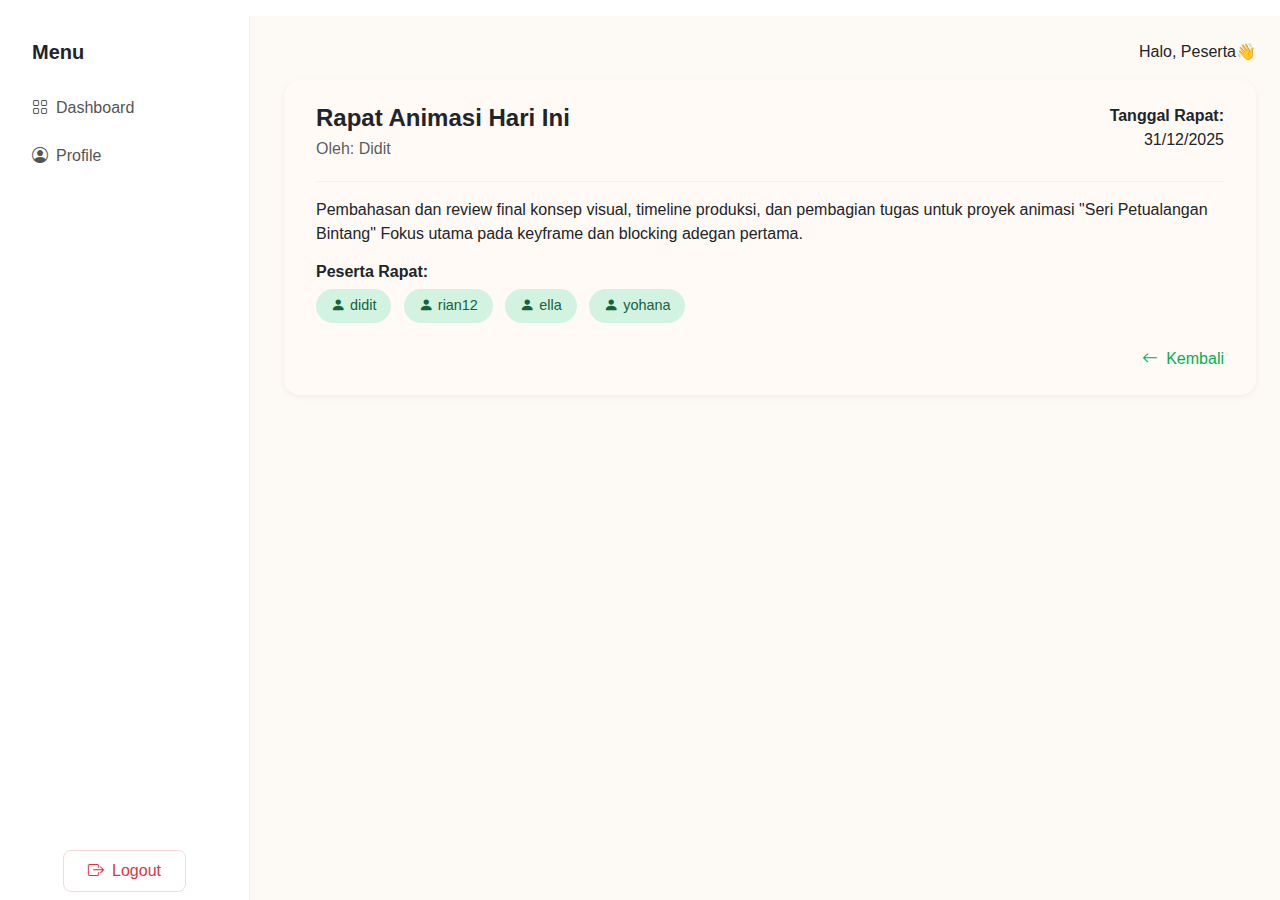
<file: peserta/detail_rapat_peserta.html>
<!DOCTYPE html>
<html lang="id">

<head>
    <meta charset="UTF-8">
    <meta name="viewport" content="width=device-width, initial-scale=1.0">
    <title>Lihat Rapat</title>
    <link href="https://cdn.jsdelivr.net/npm/bootstrap@5.3.3/dist/css/bootstrap.min.css" rel="stylesheet">
    <link href="https://cdn.jsdelivr.net/npm/bootstrap-icons@1.11.3/font/bootstrap-icons.css" rel="stylesheet">

    <style>
        body {
            background-color: #fdf9f4;
            font-family: "Poppins", sans-serif;
        }

        /* Sidebar */
        .sidebar-content {
            min-width: 250px;
            background: #fff;
            height: 100%;
            border-right: 1px solid #eee;
            padding: 1.5rem 1rem;
        }

        .sidebar-content .nav-link {
            color: #555;
            font-weight: 500;
            margin-bottom: 0.5rem;
            border-radius: 0.5rem;
        }

        .sidebar-content .nav-link.active,
        .sidebar-content .nav-link:hover {
            background-color: #00b050;
            color: #fff;
        }

        .logout-btn {
            border: 1px solid #f8d7da;
            color: #dc3545;
            border-radius: .5rem;
            margin-top: 2rem;
            transition: 0.3s;
        }

        .logout-btn:hover {
            background-color: #f8d7da;
        }

        /* Main content */
        .main-content {
            margin-left: 260px;
            padding: 1.5rem;
        }
        @media (max-width: 991.98px) {
            .main-content {
                margin-left: 0;
            }
        }

        .topbar {
            display: flex;
            justify-content: space-between;
            align-items: center;
            margin-bottom: 1.5rem;
        }

        .search-box {
            width: 280px;
        }

        .search-box input {
            border-radius: 12px;
        }

        .profile {
            font-weight: 500;
        }

        .content-card {
            background-color: #fffaf6;
            border-radius: 1rem;
            padding: 1.5rem 2rem;
            box-shadow: 0 2px 6px rgba(0, 0, 0, 0.05);
        }

        .content-card h4 {
            font-weight: 600;
            margin-bottom: 0.25rem;
        }

        .content-card p {
            margin-bottom: 0.25rem;
        }

        .content-card hr {
            margin: 1rem 0;
            color: #ddd;
        }

        .participant-badge {
            background-color: #d1f3e0;
            color: #15623d;
            border-radius: 20px;
            padding: 6px 15px;
            font-size: 0.9rem;
            display: inline-flex;
            align-items: center;
            margin-right: 8px;
        }

        .participant-badge i {
            margin-right: 5px;
        }

        .btn-back {
            color: #00b050;
            text-decoration: none;
            font-weight: 500;
        }

        .btn-back:hover {
            text-decoration: underline;
        }

        /* Responsif */
        @media (max-width: 992px) {
            .sidebar {
                width: 100%;
                min-height: auto;
                border-right: none;
                border-bottom: 1px solid #eee;
                position: relative;
            }

            .main-content {
                margin-left: 0;
            }
        }
    </style>
</head>

<body>
<!-- navbar -->
    <nav class="navbar navbar-light bg-white sticky-top px-3">
        <button class="btn btn-outline-success d-lg-none" type="button" data-bs-toggle="offcanvas"
            data-bs-target="#sidebarOffcanvas" aria-controls="sidebarOffcanvas">
            <i class="bi bi-list"></i>
        </button>
    </nav>
        <!-- sidebar moblie -->
    <div class="offcanvas offcanvas-start d-lg-none" tabindex="-1" id="sidebarOffcanvas"
        aria-labelledby="sidebarOffcanvasLabel">
        <div class="offcanvas-body p-0">
            <div class="sidebar-content d-flex flex-column justify-content-between h-100">
                <div>
                    <h5 class="fw-bold mb-4 ms-3">Menu</h5>
                    <ul class="nav flex-column">
                        <li><a class="nav-link" href="dashboard_pesertaa.html"><i
                                    class="bi bi-grid me-2"></i>Dashboard</a></li>
                        <li><a class="nav-link" href="profile_peserta.html"><i
                                    class="bi bi-person-circle me-2"></i>Profile</a></li>
                    </ul>
                </div>

                <div class="text-center mt-4">
                    <button id="logoutBtnMobile" class="btn logout-btn px-4 py-2">
                        <i class="bi bi-box-arrow-right me-2"></i>Logout
                    </button>
                </div>
            </div>
        </div>
    </div>



    <!-- Sidebar -->
    <div class="sidebar-content d-none d-lg-flex flex-column justify-content-between position-fixed">
        <div>
            <h5 class="fw-bold mb-4 ms-3">Menu</h5>
            <ul class="nav flex-column">
                <li><a class="nav-link" href="dashboard_peserta.html"><i class="bi bi-grid me-2"></i>Dashboard</a></li>
                <li><a class="nav-link" href="profile_peserta.html"><i class="bi bi-person-circle me-2"></i>Profile</a></li>
            </ul>
        </div>

        <div class="text-center">
            <button id="logoutBtn" class="btn logout-btn px-4 py-2"><i class="bi bi-box-arrow-right me-2"></i>Logout</button>
        </div>
    </div>

    <!-- Main -->
        <div class="main-content">
        <div class="d-flex justify-content-between align-items-center mb-3">
            <div></div>
            <div class="profile">
                <span>Halo, Peserta👋</span>
            </div>
        </div>
        <!-- Detail Rapat -->
        <div class="content-card">
            <div class="d-flex justify-content-between align-items-start">
                <div>
                    <h4>Rapat Animasi Hari Ini </h4>
                    <p class="text-muted">Oleh: Didit</p>
                </div>
                <div class="text-end">
                    <p class="fw-semibold mb-0">Tanggal Rapat:</p>
                    <p class="mb-0">31/12/2025</p>
                </div>
            </div>

            <hr>

            <p>Pembahasan dan review final konsep visual, timeline produksi, dan pembagian tugas untuk proyek animasi "Seri Petualangan Bintang" Fokus utama pada keyframe dan blocking adegan pertama.</p>

            <h6 class="fw-semibold mt-3 mb-2">Peserta Rapat:</h6>
            <div class="mb-3">
                <span class="participant-badge"><i class="bi bi-person-fill"></i> didit</span>
                <span class="participant-badge"><i class="bi bi-person-fill"></i> rian12</span>
                <span class="participant-badge"><i class="bi bi-person-fill"></i> ella</span>
                <span class="participant-badge"><i class="bi bi-person-fill"></i> yohana</span>
            </div>

           <div class="text-end mt-4">
                <a href="dashboard_pesertaa.html" class="btn-back"><i class="bi bi-arrow-left me-1"></i> Kembali</a>
            </div>
        </div>
    </div>

    <script src="https://cdn.jsdelivr.net/npm/bootstrap@5.3.3/dist/js/bootstrap.bundle.min.js"></script>
    <script>
        // =======================
        // 1. Logout function
        // =======================
        document.getElementById("logoutBtn").addEventListener("click", function () {
            const confirmLogout = confirm("Apakah kamu yakin ingin logout?");
            if (confirmLogout) {
                // Hapus data login dari localStorage
                localStorage.removeItem("userData");
                // Arahkan ke halaman login
                window.location.href = "../login.html";
            }
                // logout mobile
        const logoutBtnMobile = document.getElementById("logoutBtnMobile");
    if (logoutBtnMobile) {
        logoutBtnMobile.addEventListener("click", function () {
            const konfirmasiLogout = confirm("Apakah kamu yakin ingin logout?");
            if (konfirmasiLogout) {
                localStorage.removeItem("pesertaData");
                window.location.href = "../login.html";
            }
        });
    }
        });
    </script>
</body>

</html>
</file>
<file: landing/css/style.css>
/* ================================
   SmartNote Landing Page
   Custom CSS Styles
   ================================ */

/* ===== Variables ===== */
:root {
    --primary: #00c853;
    --primary-dark: #00a844;
    --primary-light: #69f0ae;
    --secondary: #1c1f26;
    --dark: #0d1117;
    --light: #f8fafc;
    --gray-100: #f1f5f9;
    --gray-200: #e2e8f0;
    --gray-300: #cbd5e1;
    --gray-400: #94a3b8;
    --gray-500: #64748b;
    --gray-600: #475569;
    --gray-700: #334155;
    --gray-800: #1e293b;
    --gradient-primary: linear-gradient(135deg, var(--primary) 0%, var(--primary-light) 100%);
    --gradient-dark: linear-gradient(135deg, var(--secondary) 0%, var(--dark) 100%);
    --shadow-sm: 0 1px 2px rgba(0, 0, 0, 0.05);
    --shadow: 0 4px 6px -1px rgba(0, 0, 0, 0.1);
    --shadow-md: 0 10px 15px -3px rgba(0, 0, 0, 0.1);
    --shadow-lg: 0 25px 50px -12px rgba(0, 0, 0, 0.25);
    --shadow-glow: 0 0 40px rgba(0, 200, 83, 0.3);
    --radius: 12px;
    --radius-lg: 20px;
    --transition: all 0.3s cubic-bezier(0.4, 0, 0.2, 1);
}

/* ===== Base Styles ===== */
* {
    margin: 0;
    padding: 0;
    box-sizing: border-box;
}

html {
    scroll-behavior: smooth;
}

body {
    font-family: 'Plus Jakarta Sans', -apple-system, BlinkMacSystemFont, sans-serif;
    font-size: 16px;
    line-height: 1.6;
    color: var(--gray-700);
    background-color: var(--light);
    overflow-x: hidden;
}

h1, h2, h3, h4, h5, h6 {
    font-weight: 700;
    color: var(--secondary);
    line-height: 1.2;
}

a {
    text-decoration: none;
    color: inherit;
    transition: var(--transition);
}

img {
    max-width: 100%;
    height: auto;
}

/* ===== Text Gradient ===== */
.text-gradient {
    background: var(--gradient-primary);
    -webkit-background-clip: text;
    -webkit-text-fill-color: transparent;
    background-clip: text;
}

/* ===== Navbar ===== */
.navbar {
    padding: 1rem 0;
    background: rgba(255, 255, 255, 0.9);
    backdrop-filter: blur(20px);
    border-bottom: 1px solid var(--gray-200);
    transition: var(--transition);
}

.navbar.scrolled {
    padding: 0.75rem 0;
    box-shadow: var(--shadow);
}

.navbar-brand {
    font-size: 1.5rem;
    font-weight: 800;
    color: var(--secondary) !important;
}

.navbar-brand i {
    color: var(--primary);
}

.nav-link {
    font-weight: 500;
    color: var(--gray-600) !important;
    padding: 0.5rem 1rem !important;
    position: relative;
}

.nav-link::after {
    content: '';
    position: absolute;
    bottom: 0;
    left: 50%;
    width: 0;
    height: 2px;
    background: var(--primary);
    transition: var(--transition);
    transform: translateX(-50%);
}

.nav-link:hover::after,
.nav-link.active::after {
    width: 80%;
}

.nav-link:hover {
    color: var(--primary) !important;
}

.btn-cta {
    padding: 0.6rem 1.5rem;
    border-radius: 50px;
    font-weight: 600;
}

/* ===== Buttons ===== */
.btn-primary {
    background: var(--gradient-primary);
    border: none;
    color: white;
    font-weight: 600;
    border-radius: var(--radius);
    transition: var(--transition);
}

.btn-primary:hover {
    transform: translateY(-2px);
    box-shadow: var(--shadow-glow);
    background: var(--primary);
}

.btn-outline-light {
    border: 2px solid rgba(255, 255, 255, 0.3);
    color: white;
    font-weight: 600;
    border-radius: var(--radius);
}

.btn-outline-light:hover {
    background: white;
    color: var(--secondary);
    border-color: white;
}

.btn-outline-primary {
    border: 2px solid var(--primary);
    color: var(--primary);
    font-weight: 600;
    border-radius: var(--radius);
}

.btn-outline-primary:hover {
    background: var(--primary);
    color: white;
}

.btn-lg {
    padding: 0.875rem 2rem;
    font-size: 1rem;
}

/* ===== Hero Section ===== */
.hero-section {
    min-height: 100vh;
    background: var(--gradient-dark);
    position: relative;
    overflow: hidden;
    padding-top: 80px;
}

.hero-bg-shapes {
    position: absolute;
    inset: 0;
    overflow: hidden;
    pointer-events: none;
}

.shape {
    position: absolute;
    border-radius: 50%;
    filter: blur(100px);
    opacity: 0.5;
}

.shape-1 {
    width: 600px;
    height: 600px;
    background: var(--primary);
    top: -200px;
    right: -200px;
    opacity: 0.2;
}

.shape-2 {
    width: 400px;
    height: 400px;
    background: var(--primary-light);
    bottom: -100px;
    left: -100px;
    opacity: 0.15;
}

.shape-3 {
    width: 300px;
    height: 300px;
    background: var(--primary);
    top: 50%;
    left: 50%;
    transform: translate(-50%, -50%);
    opacity: 0.1;
}

.hero-content {
    color: white;
    padding: 2rem 0;
}

.hero-badge {
    display: inline-flex;
    align-items: center;
    padding: 0.5rem 1rem;
    background: rgba(0, 200, 83, 0.15);
    border: 1px solid rgba(0, 200, 83, 0.3);
    border-radius: 50px;
    font-size: 0.875rem;
    font-weight: 600;
    color: var(--primary-light);
    margin-bottom: 1.5rem;
}

.hero-title {
    font-size: clamp(2.5rem, 5vw, 4rem);
    font-weight: 800;
    color: white;
    margin-bottom: 1.5rem;
    line-height: 1.1;
}

.hero-subtitle {
    font-size: 1.25rem;
    color: var(--gray-400);
    margin-bottom: 2rem;
    max-width: 500px;
}

.hero-buttons {
    display: flex;
    flex-wrap: wrap;
    gap: 1rem;
    margin-bottom: 3rem;
}

.hero-stats {
    display: flex;
    gap: 2.5rem;
}

.stat-item {
    text-align: left;
}

.stat-number {
    display: block;
    font-size: 2rem;
    font-weight: 800;
    color: white;
}

.stat-label {
    font-size: 0.875rem;
    color: var(--gray-400);
}

/* Hero Image */
.hero-image-wrapper {
    position: relative;
    display: flex;
    justify-content: center;
    align-items: center;
}

.hero-image-card {
    background: white;
    border-radius: var(--radius-lg);
    box-shadow: var(--shadow-lg);
    padding: 0;
    overflow: hidden;
    width: 100%;
    max-width: 400px;
}

.card-header-mock {
    background: var(--gray-100);
    padding: 0.75rem 1rem;
    display: flex;
    gap: 0.5rem;
}

.dot {
    width: 12px;
    height: 12px;
    border-radius: 50%;
}

.dot.red { background: #ff5f57; }
.dot.yellow { background: #ffbd2e; }
.dot.green { background: #28ca41; }

.card-body-mock {
    padding: 1.5rem;
}

.mock-title {
    height: 24px;
    width: 60%;
    background: var(--gray-200);
    border-radius: 6px;
    margin-bottom: 1rem;
}

.mock-line {
    height: 12px;
    width: 100%;
    background: var(--gray-100);
    border-radius: 4px;
    margin-bottom: 0.5rem;
}

.mock-line.short {
    width: 75%;
}

.mock-checklist {
    margin-top: 1.5rem;
}

.check-item {
    display: flex;
    align-items: center;
    gap: 0.75rem;
    padding: 0.5rem 0;
    font-size: 0.875rem;
    color: var(--gray-600);
}

.floating-badge {
    position: absolute;
    background: white;
    padding: 0.75rem 1.25rem;
    border-radius: 50px;
    box-shadow: var(--shadow-md);
    font-size: 0.875rem;
    font-weight: 600;
    color: var(--secondary);
    display: flex;
    align-items: center;
    gap: 0.5rem;
}

.floating-badge i {
    color: var(--primary);
}

.badge-1 {
    top: 20%;
    right: -20px;
    animation: float 3s ease-in-out infinite;
}

.badge-2 {
    bottom: 20%;
    left: -20px;
    animation: float 3s ease-in-out infinite 0.5s;
}

/* ===== Animations ===== */
@keyframes float {
    0%, 100% { transform: translateY(0); }
    50% { transform: translateY(-10px); }
}

@keyframes fadeUp {
    from {
        opacity: 0;
        transform: translateY(30px);
    }
    to {
        opacity: 1;
        transform: translateY(0);
    }
}

.animate-fade-up {
    animation: fadeUp 0.8s ease forwards;
}

.animate-float {
    animation: float 6s ease-in-out infinite;
}

.delay-1 { animation-delay: 0.1s; }
.delay-2 { animation-delay: 0.2s; }
.delay-3 { animation-delay: 0.3s; }
.delay-4 { animation-delay: 0.4s; }

/* ===== Section Styles ===== */
section {
    padding: 6rem 0;
}

.section-header {
    margin-bottom: 4rem;
}

.section-badge {
    display: inline-block;
    padding: 0.4rem 1rem;
    background: rgba(0, 200, 83, 0.1);
    color: var(--primary);
    border-radius: 50px;
    font-size: 0.875rem;
    font-weight: 600;
    margin-bottom: 1rem;
}

.section-title {
    font-size: clamp(2rem, 4vw, 2.75rem);
    margin-bottom: 1rem;
}

.section-subtitle {
    font-size: 1.125rem;
    color: var(--gray-500);
    max-width: 600px;
    margin: 0 auto;
}

/* ===== Features Section ===== */
.features-section {
    background: var(--light);
}

.feature-card {
    background: white;
    border-radius: var(--radius-lg);
    padding: 2rem;
    height: 100%;
    transition: var(--transition);
    border: 1px solid var(--gray-200);
}

.feature-card:hover {
    transform: translateY(-8px);
    box-shadow: var(--shadow-lg);
    border-color: transparent;
}

.feature-icon {
    width: 60px;
    height: 60px;
    border-radius: var(--radius);
    background: rgba(0, 200, 83, 0.1);
    display: flex;
    align-items: center;
    justify-content: center;
    font-size: 1.5rem;
    color: var(--primary);
    margin-bottom: 1.5rem;
}

.feature-icon.icon-purple { background: rgba(139, 92, 246, 0.1); color: #8b5cf6; }
.feature-icon.icon-orange { background: rgba(249, 115, 22, 0.1); color: #f97316; }
.feature-icon.icon-pink { background: rgba(236, 72, 153, 0.1); color: #ec4899; }
.feature-icon.icon-cyan { background: rgba(6, 182, 212, 0.1); color: #06b6d4; }
.feature-icon.icon-yellow { background: rgba(234, 179, 8, 0.1); color: #eab308; }

.feature-title {
    font-size: 1.25rem;
    margin-bottom: 0.75rem;
}

.feature-desc {
    color: var(--gray-500);
    margin-bottom: 1rem;
    font-size: 0.95rem;
}

.feature-link {
    font-weight: 600;
    color: var(--primary);
    display: inline-flex;
    align-items: center;
    gap: 0.5rem;
}

.feature-link:hover {
    color: var(--primary-dark);
}

.feature-link i {
    transition: var(--transition);
}

.feature-link:hover i {
    transform: translateX(4px);
}

/* ===== Why Section ===== */
.why-section {
    background: white;
}

.why-image-wrapper {
    position: relative;
    padding: 2rem;
}

.why-card {
    background: var(--secondary);
    color: white;
    border-radius: var(--radius-lg);
    padding: 1.5rem;
    display: flex;
    align-items: center;
    gap: 1rem;
}

.why-card.main-card {
    margin-bottom: 1rem;
}

.why-card-icon {
    width: 50px;
    height: 50px;
    background: var(--primary);
    border-radius: var(--radius);
    display: flex;
    align-items: center;
    justify-content: center;
    font-size: 1.25rem;
}

.why-card-content h4 {
    color: white;
    font-size: 1.125rem;
    margin-bottom: 0.25rem;
}

.why-card-content p {
    color: var(--gray-400);
    margin: 0;
    font-size: 0.875rem;
}

.why-card.secondary-card {
    background: white;
    border: 1px solid var(--gray-200);
    color: var(--secondary);
    justify-content: center;
    flex-direction: column;
    text-align: center;
    padding: 2rem;
}

.stat-circle {
    position: relative;
    width: 100px;
    height: 100px;
    margin-bottom: 1rem;
}

.stat-circle svg {
    width: 100%;
    height: 100%;
    transform: rotate(-90deg);
}

.circle-bg {
    fill: none;
    stroke: var(--gray-200);
    stroke-width: 3;
}

.circle-fill {
    fill: none;
    stroke: var(--primary);
    stroke-width: 3;
    stroke-linecap: round;
}

.stat-text {
    position: absolute;
    top: 50%;
    left: 50%;
    transform: translate(-50%, -50%);
    font-size: 1.5rem;
    font-weight: 800;
    color: var(--secondary);
}

.why-list {
    margin-top: 2rem;
}

.why-item {
    display: flex;
    gap: 1rem;
    margin-bottom: 1.5rem;
}

.why-icon {
    width: 48px;
    height: 48px;
    background: rgba(0, 200, 83, 0.1);
    border-radius: var(--radius);
    display: flex;
    align-items: center;
    justify-content: center;
    color: var(--primary);
    font-size: 1.25rem;
    flex-shrink: 0;
}

.why-content h4 {
    font-size: 1.1rem;
    margin-bottom: 0.25rem;
}

.why-content p {
    color: var(--gray-500);
    margin: 0;
    font-size: 0.95rem;
}

/* ===== How It Works Section ===== */
.how-section {
    background: var(--gray-100);
}

.step-card {
    background: white;
    border-radius: var(--radius-lg);
    padding: 2.5rem 2rem;
    text-align: center;
    height: 100%;
    position: relative;
    transition: var(--transition);
    border: 1px solid var(--gray-200);
}

.step-card:hover {
    transform: translateY(-8px);
    box-shadow: var(--shadow-lg);
}

.step-number {
    position: absolute;
    top: -15px;
    left: 20px;
    font-size: 4rem;
    font-weight: 800;
    color: rgba(0, 200, 83, 0.1);
    line-height: 1;
}

.step-icon {
    width: 80px;
    height: 80px;
    background: var(--gradient-primary);
    border-radius: 50%;
    display: flex;
    align-items: center;
    justify-content: center;
    font-size: 2rem;
    color: white;
    margin: 0 auto 1.5rem;
}

.step-title {
    font-size: 1.25rem;
    margin-bottom: 0.75rem;
}

.step-desc {
    color: var(--gray-500);
    font-size: 0.95rem;
}

/* ===== CTA Banner ===== */
.cta-banner {
    background: var(--gradient-primary);
    padding: 4rem 0;
}

.cta-title {
    font-size: clamp(1.75rem, 3vw, 2.5rem);
    color: white;
    margin-bottom: 1rem;
}

.cta-subtitle {
    color: rgba(255, 255, 255, 0.9);
    font-size: 1.125rem;
    margin-bottom: 2rem;
}

/* ===== Testimonials Section ===== */
.testimonials-section {
    background: white;
}

.testimonial-card {
    background: var(--gray-100);
    border-radius: var(--radius-lg);
    padding: 2rem;
    height: 100%;
    transition: var(--transition);
}

.testimonial-card:hover {
    transform: translateY(-5px);
    box-shadow: var(--shadow-md);
}

.testimonial-card.featured {
    background: var(--secondary);
    color: white;
}

.testimonial-card.featured .testimonial-text {
    color: var(--gray-300);
}

.testimonial-card.featured .author-info h4 {
    color: white;
}

.testimonial-card.featured .author-info span {
    color: var(--gray-400);
}

.testimonial-rating {
    color: #fbbf24;
    margin-bottom: 1rem;
}

.testimonial-rating i {
    margin-right: 2px;
}

.testimonial-text {
    font-size: 1rem;
    color: var(--gray-600);
    margin-bottom: 1.5rem;
    line-height: 1.7;
}

.testimonial-author {
    display: flex;
    align-items: center;
    gap: 1rem;
}

.author-avatar {
    width: 50px;
    height: 50px;
    background: var(--gradient-primary);
    border-radius: 50%;
    display: flex;
    align-items: center;
    justify-content: center;
    color: white;
    font-size: 1.25rem;
}

.author-info h4 {
    font-size: 1rem;
    margin-bottom: 0.125rem;
}

.author-info span {
    font-size: 0.875rem;
    color: var(--gray-500);
}

/* Testimonial Form */
.testimonial-form-wrapper {
    background: var(--gray-100);
    border-radius: var(--radius-lg);
    padding: 2rem;
    max-width: 600px;
    margin: 0 auto;
}

.testimonial-form .form-control {
    border: 1px solid var(--gray-200);
    border-radius: var(--radius);
    padding: 0.875rem 1rem;
    font-size: 0.95rem;
}

.testimonial-form .form-control:focus {
    border-color: var(--primary);
    box-shadow: 0 0 0 3px rgba(0, 200, 83, 0.1);
}

/* ===== FAQ Section ===== */
.faq-section {
    background: var(--gray-100);
}

.accordion-item {
    background: white;
    border: 1px solid var(--gray-200) !important;
    border-radius: var(--radius) !important;
    margin-bottom: 1rem;
    overflow: hidden;
}

.accordion-button {
    font-weight: 600;
    font-size: 1rem;
    color: var(--secondary);
    padding: 1.25rem 1.5rem;
    background: white;
}

.accordion-button:not(.collapsed) {
    background: white;
    color: var(--primary);
    box-shadow: none;
}

.accordion-button:focus {
    box-shadow: none;
    border-color: var(--gray-200);
}

.accordion-button::after {
    background-size: 1rem;
}

.accordion-body {
    padding: 0 1.5rem 1.25rem;
    color: var(--gray-600);
    line-height: 1.7;
}

/* ===== Contact Section ===== */
.contact-section {
    background: white;
}

.contact-desc {
    color: var(--gray-500);
    font-size: 1.1rem;
    margin-bottom: 2rem;
}

.contact-info {
    margin-top: 2rem;
}

.contact-item {
    display: flex;
    gap: 1rem;
    margin-bottom: 1.5rem;
}

.contact-icon {
    width: 50px;
    height: 50px;
    background: rgba(0, 200, 83, 0.1);
    border-radius: var(--radius);
    display: flex;
    align-items: center;
    justify-content: center;
    color: var(--primary);
    font-size: 1.25rem;
    flex-shrink: 0;
}

.contact-detail h4 {
    font-size: 1rem;
    margin-bottom: 0.25rem;
}

.contact-detail a,
.contact-detail span {
    color: var(--gray-500);
    font-size: 0.95rem;
}

.contact-detail a:hover {
    color: var(--primary);
}

.contact-form-wrapper {
    background: var(--gray-100);
    border-radius: var(--radius-lg);
    padding: 2rem;
}

.contact-form-wrapper .form-label {
    font-weight: 600;
    font-size: 0.875rem;
    color: var(--secondary);
    margin-bottom: 0.5rem;
}

.contact-form-wrapper .form-control,
.contact-form-wrapper .form-select {
    border: 1px solid var(--gray-200);
    border-radius: var(--radius);
    padding: 0.875rem 1rem;
    font-size: 0.95rem;
    background-color: white;
}

.contact-form-wrapper .form-control:focus,
.contact-form-wrapper .form-select:focus {
    border-color: var(--primary);
    box-shadow: 0 0 0 3px rgba(0, 200, 83, 0.1);
}

/* ===== Final CTA ===== */
.final-cta {
    background: var(--gray-100);
    padding: 5rem 0;
}

.final-cta .cta-title {
    color: var(--secondary);
    margin-bottom: 1rem;
}

.final-cta .cta-subtitle {
    color: var(--gray-500);
    margin-bottom: 2rem;
}

/* ===== Footer ===== */
.footer {
    background: var(--secondary);
    color: white;
    padding: 4rem 0 0;
}

.footer-logo {
    font-size: 1.5rem;
    font-weight: 800;
    color: white !important;
    display: inline-block;
    margin-bottom: 1rem;
}

.footer-logo i {
    color: var(--primary);
}

.footer-desc {
    color: var(--gray-400);
    font-size: 0.95rem;
    margin-bottom: 1.5rem;
}

.footer-social {
    display: flex;
    gap: 0.75rem;
}

.social-link {
    width: 40px;
    height: 40px;
    background: rgba(255, 255, 255, 0.1);
    border-radius: 50%;
    display: flex;
    align-items: center;
    justify-content: center;
    color: white;
    transition: var(--transition);
}

.social-link:hover {
    background: var(--primary);
    color: white;
    transform: translateY(-3px);
}

.footer-title {
    font-size: 1rem;
    color: white;
    margin-bottom: 1.25rem;
}

.footer-links {
    list-style: none;
    padding: 0;
    margin: 0;
}

.footer-links li {
    margin-bottom: 0.75rem;
}

.footer-links a {
    color: var(--gray-400);
    font-size: 0.95rem;
    transition: var(--transition);
}

.footer-links a:hover {
    color: var(--primary);
}

.footer-bottom {
    border-top: 1px solid rgba(255, 255, 255, 0.1);
    margin-top: 3rem;
    padding: 1.5rem 0;
    text-align: center;
}

.footer-bottom p {
    margin: 0;
    color: var(--gray-500);
    font-size: 0.875rem;
}

/* ===== WhatsApp Float Button ===== */
.whatsapp-float {
    position: fixed;
    bottom: 30px;
    right: 30px;
    width: 60px;
    height: 60px;
    background: #25d366;
    border-radius: 50%;
    display: flex;
    align-items: center;
    justify-content: center;
    color: white;
    font-size: 1.75rem;
    box-shadow: 0 4px 20px rgba(37, 211, 102, 0.4);
    z-index: 1000;
    transition: var(--transition);
}

.whatsapp-float:hover {
    transform: scale(1.1);
    color: white;
    box-shadow: 0 6px 25px rgba(37, 211, 102, 0.5);
}

/* ===== Back to Top Button ===== */
.back-to-top {
    position: fixed;
    bottom: 100px;
    right: 30px;
    width: 45px;
    height: 45px;
    background: var(--secondary);
    border: none;
    border-radius: 50%;
    color: white;
    font-size: 1.25rem;
    cursor: pointer;
    opacity: 0;
    visibility: hidden;
    transition: var(--transition);
    z-index: 999;
}

.back-to-top.show {
    opacity: 1;
    visibility: visible;
}

.back-to-top:hover {
    background: var(--primary);
    transform: translateY(-3px);
}

/* ===== Toast Customization ===== */
.toast {
    border: none;
    border-radius: var(--radius);
    box-shadow: var(--shadow-lg);
}

/* ===== Scroll Animation ===== */
.scroll-animate {
    opacity: 0;
    transform: translateY(30px);
    transition: opacity 0.6s ease, transform 0.6s ease;
}

.scroll-animate.animated {
    opacity: 1;
    transform: translateY(0);
}

/* ===== Responsive Styles ===== */
@media (max-width: 991.98px) {
    .navbar-collapse {
        background: white;
        padding: 1rem;
        border-radius: var(--radius);
        margin-top: 1rem;
        box-shadow: var(--shadow-md);
    }
    
    .hero-content {
        text-align: center;
    }
    
    .hero-subtitle {
        margin: 0 auto 2rem;
    }
    
    .hero-buttons {
        justify-content: center;
    }
    
    .hero-stats {
        justify-content: center;
    }
    
    .hero-image-col {
        margin-top: 3rem;
    }
    
    .floating-badge {
        display: none;
    }
}

@media (max-width: 767.98px) {
    section {
        padding: 4rem 0;
    }
    
    .hero-title {
        font-size: 2rem;
    }
    
    .hero-buttons .btn {
        width: 100%;
    }
    
    .hero-stats {
        flex-direction: column;
        gap: 1rem;
    }
    
    .stat-item {
        text-align: center;
    }
    
    .why-card.secondary-card {
        margin-top: 1rem;
    }
    
    .step-card {
        padding: 2rem 1.5rem;
    }
    
    .whatsapp-float {
        bottom: 20px;
        right: 20px;
        width: 50px;
        height: 50px;
        font-size: 1.5rem;
    }
    
    .back-to-top {
        bottom: 80px;
        right: 20px;
        width: 40px;
        height: 40px;
    }
}
</file>
<file: css/admin.min.css>
﻿:root {
  --primary: #00c854;
}

body {
  background-color: #faf8f5;
  font-family: "Poppins", sans-serif;
}

.sidebar-content {
  min-width: 250px;
  background: #fff;
  height: 100%;
  border-right: 1px solid #eee;
  padding: 1.5rem 1rem;
}

.sidebar-content .nav-link {
  color: #555;
  font-weight: 500;
  margin-bottom: 0.5rem;
  border-radius: 0.5rem;
}

.sidebar-content .nav-link.active,
.sidebar-content .nav-link:hover {
  background-color: #00c853;
  color: #fff;
}

.logout-btn {
  border: 1px solid #f8d7da;
  color: #dc3545;
  border-radius: 0.5rem;
}

.main-content {
  margin-left: 260px;
  padding: 1.5rem;
}

@media (max-width: 991.98px) {
  .main-content {
    margin-left: 0;
  }
}

.highlight-card {
  background-color: #fff;
  border-radius: 1rem;
  border: 1px solid var(--primary);
  padding: 1rem;
  box-shadow: 8px 8px 0px 0px var(--primary);
  transition: 0.2s;
}

.highlight-card:hover {
  box-shadow: 14px 14px 0px 0px var(--primary);
}

.highlight-card h6 {
  font-weight: 600;
}

.highlight-card p {
  color: #777;
  font-size: 0.9rem;
}

.table-wrapper {
  background: #fff;
  border-radius: 1rem;
  padding: 1rem;
  margin-top: 1rem;
  box-shadow: 0 3px 8px rgba(0, 0, 0, 0.08);
}

.btn-view {
  color: #0d6efd;
}

.btn-edit {
  color: #198754;
}

.btn-delete {
  color: #dc3545;
}

.table-responsive table {
  table-layout: fixed;
  white-space: nowrap;
}

.table th:nth-child(1),
.table td:nth-child(1) {
  width: 5%;
  min-width: 50px;
  white-space: nowrap;
}

.table th:nth-child(2),
.table td:nth-child(2) {
  width: 40%;
  min-width: 180px;
  white-space: nowrap;
}

.table th:nth-child(3),
.table td:nth-child(3) {
  width: 20%;
  min-width: 100px;
  white-space: nowrap;
}

.table th:nth-child(4),
.table td:nth-child(4) {
  width: 20%;
  min-width: 100px;
  white-space: nowrap;
}

.table th:nth-child(5),
.table td:nth-child(5) {
  width: 15%;
  min-width: 100px;
  white-space: nowrap;
}

.tambah-container {
  display: flex;
  justify-content: flex-start;
  align-items: center;
  margin-bottom: 0;
}

.table-wrapper {
  white-space: nowrap;
}

.btn-tambah {
  display: inline-flex;
  align-items: center;
  justify-content: center;
  height: 38px;
  padding: 0 12px;
  font-size: 0.875rem;
  font-weight: 600;
  border-radius: 0.25rem;
  border: 1px solid var(--primary);
  background-color: var(--primary);
  color: #fff;
  text-decoration: none;
  transition: 0.2s;
}

.btn-tambah i {
  font-size: 1rem;
  margin-right: 6px;
}

.btn-tambah:hover {
  background-color: #02913f;
  border-color: #02913f;
  color: #fff;
  transform: none;
}

.table-header {
  width: 100%;
}

.table-header .controls {
  display: flex;
  align-items: center;
  gap: 8px;
  flex-wrap: wrap;
}

.table-header .controls select,
.table-header .controls input,
.table-header .btn-tambah {
  height: 42px;
  border-radius: 8px;
  font-size: 0.9rem;
  box-sizing: border-box;
}

.table-header .controls select.form-select,
.table-header .controls input.form-control {
  border: 1.5px solid var(--primary);
  color: #333;
}

.table-header #filterPembuat {
  width: 170px;
}

.table-header #rowsPerPage {
  width: 120px;
}

.table-header .search-table {
  flex: 1;
  min-width: 180px;
}

@media (max-width: 768px) {
  .table-header .controls {
    flex-direction: column;
    align-items: stretch;
  }

  .table-header .controls > * {
    width: 100% !important;
  }

  /* ensure search+button header in kelola_rapat_admin stays inside card */
  .table-wrapper .search-box.flex-grow-1 {
    flex: 1 1 auto;
    min-width: 0;
  }
  .table-wrapper .d-flex.align-items-center .bi-people-fill {
    font-size: 1.05rem;
    margin-left: 0.25rem;
    margin-right: 0.5rem;
  }
}

body {
  background-color: #fdf9f4;
  font-family: "Poppins", sans-serif;
}

/* Mobile table card layout */
@media (max-width: 767.98px) {
  .table-responsive table thead {
    display: none;
  }

  .table-responsive table tbody tr td {
    border: none;
    padding: 0.5rem 0;
  }

  .mobile-card {
    background: transparent;
    border-radius: 0;
    border: none;
    padding: 0;
    box-shadow: none;
    display: flex;
    flex-direction: column;
    gap: 0.75rem;
  }

  .mobile-card-inner {
    background: #fff;
    border-radius: 0.75rem;
    border: 1px solid #e8e8e8;
    padding: 0.875rem 0.875rem;
    display: flex;
    flex-direction: column;
    gap: 0.5rem;
  }

  .mobile-card {
    position: relative;
    margin-bottom: 0.75rem;
  }

  .mobile-card-inner {
    background: #fff;
    border-radius: 0.75rem;
    border: 1px solid #e8e8e8;
    padding: 0.875rem 0.875rem;
    display: flex;
    flex-direction: column;
    gap: 0.5rem;
    box-shadow: none;
    overflow: visible;
  }

  /* Remove decorative corner and any left markers for a clean, full-width look */
  .mobile-card::after {
    display: none !important;
  }

  .mobile-card-header {
    display: flex;
    justify-content: space-between;
    align-items: center;
    gap: 0.5rem;
  }

  /* hide the old status badge (we use decorative corner instead) */
  .mobile-status-badge {
    display: none;
  }

  .mobile-card-actions {
    display: flex;
    gap: 0.375rem;
    align-items: center;
    flex-shrink: 0;
  }

  /* compact, subtle action buttons */
  .mobile-card-actions .btn-sm {
    padding: 0.35rem 0.45rem;
    font-size: 0.85rem;
    border-radius: 0.45rem;
    min-width: 36px;
    height: 36px;
    display: inline-flex;
    align-items: center;
    justify-content: center;
    background: #fff;
    border: 1px solid #eef3ee;
    color: #556b5a;
  }

  .mobile-card-actions .btn-sm.text-danger {
    border-color: rgba(220, 53, 69, 0.06);
    color: #c92a2a;
    background: #fff;
  }

  .mobile-card-title {
    font-size: 0.98rem;
    font-weight: 700;
    color: #000;
    line-height: 1.25;
    margin: 0 0 0.15rem 0;
  }

  /* make content inside the card horizontally scrollable when too long */
  .mobile-card-scroll {
    overflow-x: auto;
    -webkit-overflow-scrolling: touch;
    white-space: nowrap;
    padding-bottom: 2px;
  }

  .mobile-card-title,
  .mobile-card-info {
    display: inline-block;
    white-space: nowrap;
    vertical-align: middle;
  }

  /* ensure card doesn't cause page horizontal scroll */
  .mobile-list,
  .mobile-card {
    max-width: 100%;
    box-sizing: border-box;
    overflow-x: hidden;
  }

  .mobile-card-inner {
    overflow: visible;
  }

  .mobile-card-info {
    display: flex;
    flex-direction: column;
    gap: 0.375rem;
    font-size: 0.85rem;
    color: #666;
  }

  /* Make the card container flush with the table wrapper */
  .table-responsive {
    padding: 0 !important;
    display: none !important; /* hide table on small screens, use mobileList */
  }

  .mobile-card {
    margin: 0 0 0.75rem 0;
    padding-left: 0;
  }

  .mobile-card-inner {
    padding: 0.75rem 0.9rem;
  }

  .mobile-card-info-row {
    display: flex;
    align-items: center;
    gap: 0.375rem;
  }

  .mobile-card-info-row i {
    color: var(--primary);
    min-width: 0.9rem;
    font-size: 0.9rem;
  }

  .table-wrapper {
    padding-bottom: 1rem;
  }

  /* Mobile list container (used instead of the table) */
  .mobile-list {
    display: block;
    width: 100%;
    padding: 0.5rem 0;
  }
}

.sidebar-content {
  min-width: 250px;
  background: #fff;
  height: 100%;
  border-right: 1px solid #eee;
  padding: 1.5rem 1rem;
}

.sidebar-content .nav-link {
  color: #555;
  font-weight: 500;
  margin-bottom: 0.5rem;
  border-radius: 0.5rem;
}

.sidebar-content .nav-link.active,
.sidebar-content .nav-link:hover {
  background-color: var(--primary);
  color: #fff;
}

.logout-btn {
  border: 1px solid #f8d7da;
  color: #dc3545;
  border-radius: 0.5rem;
  margin-top: 2rem;
}

.main-content {
  margin-left: 260px;
  padding: 1.5rem;
}

@media (max-width: 991.98px) {
  .main-content {
    margin-left: 0;
  }
}

.content-card {
  background-color: #ffffff;
  border-radius: 1rem;
  padding: 1.5rem;
  box-shadow: 0 3px 8px rgba(0, 0, 0, 0.05);
}

.participant-badge {
  background-color: #c8eddc;
  color: #134b2d;
  border-radius: 20px;
  padding: 6px 15px;
  margin-right: 8px;
  display: inline-flex;
  align-items: center;
  font-size: 0.9rem;
}

.participant-badge i {
  margin-right: 5px;
}

.download-btn {
  background-color: #f5f5f5;
  border: none;
  padding: 8px 12px;
  border-radius: 8px;
  transition: 0.2s;
}

.download-btn:hover {
  background-color: #eaeaea;
}

.btn-back {
  color: var(--primary);
  text-decoration: none;
  font-weight: 500;
}

.btn-back:hover {
  text-decoration: underline;
}

.profile {
  display: flex;
  align-items: center;
  gap: 0.5rem;
  font-weight: 500;
}

body {
  background-color: #fdf9f4;
  font-family: "Poppins", sans-serif;
}

.sidebar-content {
  min-width: 250px;
  background: #fff;
  height: 100%;
  border-right: 1px solid #eee;
  padding: 1.5rem 1rem;
}

.sidebar-content .nav-link {
  color: #555;
  font-weight: 500;
  margin-bottom: 0.5rem;
  border-radius: 0.5rem;
}

.sidebar-content .nav-link.active,
.sidebar-content .nav-link:hover {
  background-color: var(--primary);
  color: #fff;
}

.logout-btn {
  border: 1px solid #f8d7da;
  color: #dc3545;
  border-radius: 0.5rem;
  margin-top: 2rem;
}

.main-content {
  margin-left: 260px;
  padding: 1.5rem;
}

@media (max-width: 991.98px) {
  .main-content {
    margin-left: 0;
  }
}

.profile-box {
  background-color: #fff;
  border-radius: 1rem;
  padding: 1.5rem 2rem;
  box-shadow: 0 3px 8px rgba(0, 0, 0, 0.05);
}

.profile {
  display: flex;
  align-items: center;
  gap: 0.5rem;
  font-weight: 500;
}

.btn-save {
  background-color: #00c853 !important;
  color: white;
  border: none;
  border-radius: 0.5rem;
  font-weight: 500;
  transition: 0.2s;
}

.btn-save:hover {
  background-color: #02913f;
}

.btn-cancel {
  background-color: #f8f9fa;
  border: 1px solid #ccc;
  border-radius: 0.5rem;
  font-weight: 500;
}

.btn-cancel:hover {
  background-color: #e9ecef;
}

.form-label {
  font-weight: 500;
}

body {
  background-color: #faf8f5;
  font-family: "Poppins", sans-serif;
}

.sidebar-content {
  min-width: 250px;
  background: #fff;
  height: 100%;
  border-right: 1px solid #eee;
  padding: 1.5rem 1rem;
}

.sidebar-content .nav-link {
  color: #555;
  font-weight: 500;
  margin-bottom: 0.5rem;
  border-radius: 0.5rem;
}

.sidebar-content .nav-link.active,
.sidebar-content .nav-link:hover {
  background-color: #00c853 !important;
  color: #fff;
}

.logout-btn {
  border: 1px solid #f8d7da;
  color: #dc3545;
  border-radius: 0.5rem;
}

.main-content {
  margin-left: 260px;
  padding: 1.5rem;
}

@media (max-width: 991.98px) {
  .main-content {
    margin-left: 0;
  }
}

.form-wrapper {
  background: #fff;
  border-radius: 1rem;
  padding: 2rem;
  box-shadow: 0 3px 8px rgba(0, 0, 0, 0.08);
}

.btn-save {
  background-color: var(--primary);
  color: #fff;
  border: none;
}

.btn-save:hover {
  background-color: #009443;
  color: #fff;
}

.btn-back {
  background-color: #f8f9fa;
  border: 1px solid #ccc;
  border-radius: 0.5rem;
  font-weight: 500;
}

.btn-back:hover {
  background-color: #e9ecef;
}

input[type="file"] {
  border: 1px solid #dee2e6;
  border-radius: 0.375rem;
  padding: 0.4rem;
  width: 100%;
}

.form-check label {
  text-transform: capitalize;
}

.topbar {
  display: flex;
  justify-content: space-between;
  align-items: center;
  margin-bottom: 1.5rem;
}

.topbar span {
  font-weight: 500;
}

.topbar .search-box {
  width: 280px;
}

.form-label {
  font-weight: 500;
}

body {
  background-color: #fdf9f4;
  font-family: "Poppins", sans-serif;
}

.sidebar-content {
  min-width: 250px;
  background: #fff;
  height: 100%;
  border-right: 1px solid #eee;
  padding: 1.5rem 1rem;
}

.sidebar-content .nav-link {
  color: #555;
  font-weight: 500;
  margin-bottom: 0.5rem;
  border-radius: 0.5rem;
}

.sidebar-content .nav-link.active,
.sidebar-content .nav-link:hover {
  background-color: var(--primary);
  color: #fff;
}

.logout-btn {
  border: 1px solid #f8d7da;
  color: #dc3545;
  border-radius: 0.5rem;
  margin-top: 2rem;
}

.main-content {
  margin-left: 260px;
  padding: 1.5rem;
}

@media (max-width: 991.98px) {
  .main-content {
    margin-left: 0;
  }
}

.table-wrapper {
  background-color: #fff;
  border-radius: 1rem;
  padding: 1.5rem;
  box-shadow: 0 3px 8px rgba(0, 0, 0, 0.05);
}

.profile {
  display: flex;
  align-items: center;
  gap: 0.5rem;
  font-weight: 500;
}

.badge-role {
  background-color: #6c757d;
  color: white;
  font-size: 0.8rem;
  border-radius: 0.5rem;
  padding: 0.3rem 0.7rem;
}

.btn-delete {
  background-color: #ffe6e6;
  color: #dc3545;
  border: none;
  border-radius: 0.4rem;
  transition: 0.2s;
}

.btn-delete:hover {
  background-color: #ffcccc;
}

.btn-success {
  background-color: var(--primary) !important;
  border: none;
  font-weight: 500;
}

.btn-success:hover {
  background-color: #02913f !important;
}

.table td,
.table th {
  vertical-align: middle;
}

.user-photo {
  width: 40px;
  height: 40px;
  border-radius: 50%;
  object-fit: cover;
}

.search-box {
  width: 250px;
}

.pagination.green .page-link {
  color: #02913f;
  border: 1px solid #02913f;
  background-color: #fff;
  transition: 0.2s;
}

.pagination.green .page-link:hover {
  background-color: #02913f;
  color: #fff;
}

.pagination.green .page-item.active .page-link {
  background-color: #02913f;
  border-color: #02913f;
  color: #fff;
}

.pagination.green .page-item.disabled .page-link {
  color: #999;
  border-color: #ccc;
  background-color: #f8f9fa;
}

body {
  background-color: #faf8f5;
  font-family: "Poppins", sans-serif;
}

.sidebar-content {
  min-width: 250px;
  background: #fff;
  height: 100%;
  border-right: 1px solid #eee;
  padding: 1.5rem 1rem;
}

.sidebar-content .nav-link {
  color: #555;
  font-weight: 500;
  margin-bottom: 0.5rem;
  border-radius: 0.5rem;
}

.sidebar-content .nav-link.active,
.sidebar-content .nav-link:hover {
  background-color: var(--primary);
  color: #fff;
}

.logout-btn {
  border: 1px solid #f8d7da;
  color: #dc3545;
  border-radius: 0.5rem;
}

.main-content {
  margin-left: 260px;
  padding: 1.5rem;
}

@media (max-width: 991.98px) {
  .main-content {
    margin-left: 0;
  }
}

.table-wrapper {
  background: #fff;
  border-radius: 1rem;
  padding: 1rem;
  margin-top: 1rem;
  box-shadow: 0 3px 8px rgba(0, 0, 0, 0.08);
}

.pagination .page-item.active .page-link {
  background-color: var(--primary);
  border-color: var(--primary);
}

.pagination .page-link {
  color: #000;
}

.search-table {
  width: 250px;
}

.btn-add {
  background-color: var(--primary);
  color: #fff;
  border: none;
  border-radius: 50px;
  font-weight: 600;
  padding: 6px 18px;
  transition: 0.2s;
}

.btn-add:hover {
  background-color: #009045;
}

body {
  background-color: #faf8f5;
  font-family: "Poppins", sans-serif;
}

.sidebar-content {
  min-width: 250px;
  background: #fff;
  height: 100%;
  border-right: 1px solid #eee;
  padding: 1.5rem 1rem;
}

.sidebar-content .nav-link {
  color: #555;
  font-weight: 500;
  margin-bottom: 0.5rem;
  border-radius: 0.5rem;
}

.sidebar-content .nav-link.active,
.sidebar-content .nav-link:hover {
  background-color: var(--primary);
  color: #fff;
}

.logout-btn {
  border: 1px solid #f8d7da;
  color: #dc3545;
  border-radius: 0.5rem;
  margin-top: 2rem;
}

.main-content {
  margin-left: 260px;
  padding: 1.5rem;
}

@media (max-width: 991.98px) {
  .main-content {
    margin-left: 0;
  }
}

.form-section {
  background-color: #fefefd;
  padding: 1.5rem;
  border-radius: 1rem;
  box-shadow: 0 3px 8px rgba(0, 0, 0, 0.05);
}

@media (max-width: 575.98px) {
  .form-section {
    padding: 1rem;
    border-radius: 0.75rem;
  }

  .form-section .mb-3 {
    margin-bottom: 1rem;
  }

  .form-label {
    font-size: 0.95rem;
    margin-bottom: 0.5rem;
  }

  .form-control,
  .form-select {
    font-size: 1rem;
    padding: 0.6rem 0.75rem;
  }

  .btn-save {
    font-size: 0.95rem;
    padding: 0.6rem 1.2rem;
  }

  .dropdown-menu {
    font-size: 0.9rem;
    max-height: 50vh;
    overflow-y: auto;
  }

  .form-check {
    font-size: 0.95rem;
  }

  .added-list {
    margin-top: 1.5rem;
  }

  .added-list h6 {
    font-size: 1rem;
    margin-bottom: 1rem;
  }
}

.form-control,
.form-select {
  background-color: #fff;
  border-color: #ddd;
}

.form-control:focus {
  border-color: var(--primary);
  box-shadow: 0 0 5px rgba(0, 176, 80, 0.4);
}

.p-3.rounded {
  padding: 1.5rem;
  border-radius: 1rem;
  box-shadow: 0 3px 8px rgba(0, 0, 0, 0.05);
}

.btn-save {
  background-color: var(--primary);
  color: white;
  font-weight: 600;
  border-radius: 0.5rem;
}

.btn-save:hover {
  background-color: #02913f;
  color: #fff;
}

.profile {
  display: flex;
  align-items: center;
  gap: 0.5rem;
  font-weight: 500;
}

.alert {
  display: none;
}

.breadcrumb {
  background: transparent;
  padding: 0;
  margin-bottom: 1rem;
}

.breadcrumb-item a {
  text-decoration: none;
  color: var(--primary);
  font-weight: 500;
}

.breadcrumb-item.active {
  color: #555;
}

body {
  background-color: #fdf9f4;
  font-family: "Poppins", sans-serif;
}

.sidebar-content {
  min-width: 250px;
  background: #fff;
  height: 100%;
  border-right: 1px solid #eee;
  padding: 1.5rem 1rem;
}

.sidebar-content .nav-link {
  color: #555;
  font-weight: 500;
  margin-bottom: 0.5rem;
  border-radius: 0.5rem;
}

.sidebar-content .nav-link.active,
.sidebar-content .nav-link:hover {
  background-color: var(--primary);
  color: #fff;
}

.logout-btn {
  border: 1px solid #f8d7da;
  color: #dc3545;
  border-radius: 0.5rem;
  margin-top: 2rem;
}

.main-content {
  margin-left: 260px;
  padding: 1.5rem;
}

@media (max-width: 991.98px) {
  .main-content {
    margin-left: 0;
  }
}

.profile-box {
  background-color: #fff;
  border-radius: 1rem;
  padding: 1.5rem;
  box-shadow: 0 3px 8px rgba(0, 0, 0, 0.05);
}

.badge-role {
  background-color: var(--primary);
  color: white;
  font-size: 0.8rem;
  border-radius: 0.5rem;
  padding: 0.3rem 0.7rem;
}

.btn-edit {
  background-color: var(--primary);
  color: white;
  border: none;
  border-radius: 0.5rem;
  font-weight: 500;
  transition: 0.2s;
}

.btn-edit:hover {
  background-color: #02913f;
}

.profile {
  display: flex;
  align-items: center;
  gap: 0.5rem;
  font-weight: 500;
}

body {
  background-color: #fdf9f4;
  font-family: "Poppins", sans-serif;
}

.sidebar-content {
  min-width: 250px;
  background: #fff;
  height: 100%;
  border-right: 1px solid #eee;
  padding: 1.5rem 1rem;
}

.sidebar-content .nav-link {
  color: #555;
  font-weight: 500;
  margin-bottom: 0.5rem;
  border-radius: 0.5rem;
}

.sidebar-content .nav-link.active,
.sidebar-content .nav-link:hover {
  background-color: var(--primary);
  color: #fff;
}

.logout-btn {
  border: 1px solid #f8d7da;
  color: #dc3545;
  border-radius: 0.5rem;
  margin-top: 2rem;
}

.main-content {
  margin-left: 260px;
  padding: 1.5rem;
}

@media (max-width: 991.98px) {
  .main-content {
    margin-left: 0;
  }
}

.form-section {
  background-color: #fff;
  border-radius: 1rem;
  padding: 1.5rem;
  box-shadow: 0 3px 8px rgba(0, 0, 0, 0.05);
}

.form-control,
.form-select {
  background-color: #fff;
  border-color: #ddd;
}

.form-control:focus {
  border-color: var(--primary);
  box-shadow: 0 0 5px rgba(0, 176, 80, 0.4);
}

.btn-save {
  background-color: var(--primary);
  color: white;
  font-weight: 600;
  border-radius: 0.5rem;
}

.btn-save:hover {
  background-color: #02913f;
}

.btn-cancel {
  background: transparent;
  border: none;
  color: #555;
  font-weight: 500;
  transition: 0.2s;
}

.btn-cancel:hover {
  color: #000;
}

.profile {
  display: flex;
  align-items: center;
  gap: 0.5rem;
  font-weight: 500;
}

.alert {
  display: none;
}

.breadcrumb {
  background: transparent;
  padding: 0;
  margin-bottom: 1rem;
}

.breadcrumb-item a {
  text-decoration: none;
  color: var(--primary);
  font-weight: 500;
}

.breadcrumb-item.active {
  color: #555;
}

.table thead th {
  vertical-align: middle;
  white-space: nowrap;
}

/* pastikan semua sel rata-tengah pada sumbu vertikal */
.table td,
.table th {
  vertical-align: middle;
}

/* batasi lebar kolom FOTO supaya gak melar */
.table thead th:nth-child(2),
.table tbody td:nth-child(2) {
  width: 72px;
  /* ubah nilai ini kalau mau lebih kecil/lebih besar */
  max-width: 72px;
  text-align: center;
  /* foto di tengah kolom */
  padding-left: 0.5rem;
  padding-right: 0.5rem;
}

/* sedikit jarak antara foto & teks nama (jika perlu) */
.user-photo {
  width: 48px;
  height: 48px;
  object-fit: cover;
  border-radius: 4px;
  display: inline-block;
  vertical-align: middle;
  /* jika ingin foto agak menempel ke kiri nama: atur margin */
  margin-right: 8px;
}

/* pastikan kolom NAMA tidak terlalu berjauhan */
.table tbody td:nth-child(3) {
  white-space: nowrap;
  overflow: hidden;
  text-overflow: ellipsis;
  padding-left: 0.5rem;
}

/* (opsional) buat jarak antar-kolom lebih kompak */
.table td,
.table th {
  padding: 0.55rem 0.75rem;
}

/*notulen admin*/
.btn-save {
  background-color: var(--primary);
  color: #fff;
  border: none;
}
.btn-save.dropdown-toggle:focus,
.btn-save.dropdown-toggle:active:focus,
.btn-save.dropdown-toggle:hover:focus,
.btn-save.dropdown-toggle:active {
  background-color: var(--primary) !important;
  color: #fff !important;
  border-color: var(--primary) !important;
  box-shadow: none !important;
}

.dropdown.show .btn-save.dropdown-toggle {
  background-color: var(--primary) !important;
  color: #fff !important;
  border-color: var(--primary) !important;
}

.form-label {
  font-weight: 500;
}

.dropdown-menu {
  width: 100%;
  max-height: 250px;
  overflow-y: auto;
}

.search-box {
  padding: 8px;
}

.added-list {
  background: #fff;
  border: 1px solid #ddd;
  border-radius: 10px;
  padding: 10px 15px;
  margin-top: 10px;
  width: 50%;
}

.added-item {
  background: #f0f8f5;
  border-left: 3px solid var(--primary);
  border-radius: 0.5rem;
  padding: 0.75rem;
  margin: 0.5rem 0;
  display: flex;
  justify-content: space-between;
  align-items: center;
  font-size: 0.95rem;
}

.added-item .remove-btn {
  padding: 0.25rem 0.5rem;
  font-size: 0.8rem;
}

.added-list {
  padding: 1rem;
  background: #f9fafb;
  border-radius: 0.75rem;
}

.added-list h6 {
  color: #333;
  margin-bottom: 1rem;
}
.select-all-box {
  background-color: #f8f9fa; /* abu-abu muda */
  border-radius: 8px;
  padding: 3px 10px;
  margin-top: 5px;
  margin-bottom: 8px;
  border: 1px solid #e0e0e0;
}

/* ===== RESPONSIVE TABLE UNTUK MOBILE - MODERN CARD DESIGN ===== */
/* 
       CSS ini mengubah tampilan tabel menjadi card yang lebih menarik dan modern
       dengan background gradient, shadow yang lebih baik, dan layout yang elegan
    */

@media (max-width: 767.98px) {
  /* Sembunyikan header tabel di mobile */
  .table thead {
    display: none;
  }

  /* Ubah table menjadi list wrapper */
  .table {
    background: transparent;
    border: none;
  }

  /* Setiap baris tetap simple list (no outer decoration) */
  .table tbody tr {
    display: block;
    background: transparent;
    border: none;
    border-left: none;
    border-radius: 0;
    margin-bottom: 0.75rem;
    padding: 0;
    box-shadow: none;
    transition: none;
  }

  /* No hover decoration on mobile list */
  .table tbody tr:hover {
    box-shadow: none;
    transform: none;
  }

  /* Make cells full width on mobile and hide the left label badge */
  .table tbody td {
    display: block;
    width: 100%;
    padding: 8px 0;
    border: none;
    word-wrap: break-word;
    word-break: break-word;
    color: #333;
    font-weight: 500;
    font-size: 14px;
  }

  /* Hide the small green label/badge that appears on the left */
  .table tbody td::before {
    display: none !important;
  }

  /* Row number styling lebih menonjol */
  .table tbody td:first-child {
    grid-template-columns: 50px 1fr;
    font-weight: 700;
    color: #00c853;
    font-size: 16px;
  }

  /* Cell aksi: layout horizontal yang lebih baik */
  .table tbody td.action-cell {
    display: flex !important;
    grid-template-columns: unset;
    justify-content: center;
    gap: 8px;
    flex-wrap: wrap;
    padding: 16px 0 0 0 !important;
    border-top: 1px solid rgba(0, 200, 83, 0.1);
    margin-top: 6px;
  }

  /* Sembunyikan label untuk action cell */
  .table tbody td.action-cell::before {
    display: none;
  }

  /* Styling tombol aksi dengan ikon lebih besar */
  .table .btn-sm {
    padding: 8px 10px;
    font-size: 14px;
    border-radius: 6px;
    border: 1px solid rgba(0, 200, 83, 0.2);
    background-color: transparent;
    transition: all 0.2s ease;
    min-width: 40px;
    height: 40px;
    display: flex;
    align-items: center;
    justify-content: center;
  }

  /* Tombol hover effect */
  .table .btn-sm:hover {
    background-color: rgba(0, 200, 83, 0.08);
    transform: scale(1.1);
  }

  /* Kontrol filter section lebih responsif */
  .table-header {
    display: flex;
    flex-direction: column;
    gap: 16px;
    margin-bottom: 20px;
  }

  .table-header h5 {
    margin: 0;
    font-size: 18px;
    color: #333;
    font-weight: 700;
  }

  /* Wrapper untuk kontrol dengan gap yang lebih baik */
  .controls {
    display: flex;
    flex-direction: column;
    gap: 12px;
    width: 100%;
  }

  .controls > div,
  .controls > select {
    width: 100%;
  }

  /* Style input dan select lebih modern */
  .form-select,
  .form-control {
    border-radius: 8px;
    border: 1.5px solid #e0e0e0;
    padding: 10px 12px;
    font-size: 14px;
    transition: all 0.3s ease;
  }

  .form-select:focus,
  .form-control:focus {
    border-color: #00c853;
    box-shadow: 0 0 0 3px rgba(0, 200, 83, 0.1);
  }

  /* Tombol tambah notulen lebih menonjol */
  .tambah-container {
    width: 100%;
  }

  .btn-tambah {
    display: block;
    width: 100%;
    padding: 12px 16px;
    text-align: center;
    border-radius: 8px;
    font-size: 14px;
    font-weight: 600;
    background: linear-gradient(135deg, #00c853 0%, #00a83f 100%);
    color: white;
    border: none;
    box-shadow: 0 4px 12px rgba(0, 200, 83, 0.3);
    transition: all 0.3s ease;
    text-decoration: none;
  }

  .btn-tambah:hover {
    box-shadow: 0 6px 16px rgba(0, 200, 83, 0.4);
    transform: translateY(-2px);
  }

  /* Search input full width */
  .search-table {
    width: 100%;
  }

  .search-table input {
    width: 100% !important;
  }

  /* Info teks dan pagination responsif */
  .d-flex.justify-content-between.align-items-center.mt-3 {
    flex-direction: column;
    align-items: center;
    gap: 20px;
    padding: 16px 0;
  }

  #dataInfo {
    text-align: center;
    width: 100%;
    font-size: 13px;
    color: #666;
    font-weight: 500;
  }

  /* Pagination styling yang lebih cantik */
  .pagination {
    justify-content: center;
    gap: 4px;
    flex-wrap: wrap;
  }

  .pagination .page-item {
    margin: 0 2px;
  }

  .pagination .page-link {
    padding: 8px 12px;
    font-size: 13px;
    border-radius: 6px;
    border: 1px solid #e0e0e0;
    color: #666;
    transition: all 0.2s ease;
  }

  .pagination .page-link:hover {
    background-color: #f0f0f0;
    color: #00c853;
  }

  .pagination .page-item.active .page-link {
    background-color: #00c853;
    border-color: #00c853;
    color: white;
  }
}

/* ---- Profile / Edit profile page shared tweaks (moved from page inline styles) ---- */
/* Centered card, avatar sizing, buttons and small responsive adjustments */
.main-content {
  padding: 1.25rem;
}
.profile-box {
  max-width: 720px;
  margin: 0 auto;
  background: #fff;
  padding: 1.25rem;
  border-radius: 12px;
  box-shadow: 0 8px 24px rgba(0, 0, 0, 0.06);
}
.profile {
  display: flex;
  align-items: center;
  gap: 0.5rem;
}
.profile img {
  width: 40px;
  height: 40px;
  object-fit: cover;
  border-radius: 50%;
}
.profile-box table {
  border-collapse: separate;
  border-spacing: 0 0.65rem;
}
.profile-box th {
  width: 140px;
  font-weight: 700;
  vertical-align: middle;
  border: none;
}
.profile-box td {
  vertical-align: middle;
  border-bottom: 1px solid #f1f1f1;
  padding: 0.6rem 0;
}
.btn-edit {
  background: #00c853;
  color: #fff;
  border-radius: 8px;
  padding: 0.5rem 0.85rem;
  display: inline-flex;
  align-items: center;
  gap: 0.5rem;
  box-shadow: 0 6px 12px rgba(16, 185, 129, 0.12);
}
.btn-edit i {
  font-size: 1.05rem;
}

.foto-preview {
  width: 120px;
  height: 120px;
  border-radius: 50%;
  object-fit: cover;
  border: 1px solid #e9e9e9;
  display: block;
  margin: 0 auto;
}
.form-control {
  border-radius: 8px;
}
.btn-save {
  background-color: #00c853;
  color: #fff;
  border: none;
  padding: 0.5rem 0.9rem;
  border-radius: 8px;
  box-shadow: 0 6px 12px rgba(16, 185, 129, 0.12);
}
.btn-save i {
  margin-right: 0.45rem;
}
.btn-save:hover {
  background-color: #0ea06e;
}
.btn-cancel {
  background-color: #f8f9fa;
  border: 1px solid #d1d5db;
  color: #000;
  padding: 0.45rem 0.8rem;
  border-radius: 8px;
}

@media (max-width: 767.98px) {
  .profile-box {
    margin: 0.5rem;
  }
  .profile-box th {
    width: 110px;
    font-size: 0.95rem;
  }
  .profile-box td {
    font-size: 0.95rem;
  }
}

/* ensure table rows look like the screenshot: subtle separators and clean spacing */
.profile-box .table tbody td {
  border-bottom: 1px solid #f3f3f3;
  padding: 0.9rem 0;
}
.profile-box .table tbody tr:last-child td {
  border-bottom: none;
}
.profile-footer {
  margin-top: 0.6rem;
}

/* End of profile/edit shared styles */

/* Styling untuk table di desktop tetap normal */
@media (min-width: 768px) {
  .table tbody tr {
    display: table-row;
  }

  .table tbody td {
    display: table-cell;
    padding: 12px;
    grid-template-columns: unset;
  }

  .table tbody td::before {
    display: none !important;
  }

  .table tbody td.action-cell {
    display: table-cell !important;
    text-align: center;
    padding: 12px;
    border: none !important;
    margin: 0 !important;
  }

  /* Desktop: controls dalam satu baris */
  .table-header {
    display: flex;
    flex-direction: row;
    align-items: center;
    justify-content: space-between;
    gap: 15px;
    margin-bottom: 20px;
  }

  .controls {
    display: flex;
    flex-direction: row;
    gap: 10px;
    flex: 1;
  }

  .controls > div,
  .controls > select {
    width: auto;
  }
}

/* ===================================
   CONSOLIDATED STYLES FROM PHP FILES
   =================================== */

/* Dashboard Admin & Peserta Specific Styles */
.mobile-card {
  border: 1px solid #198754;
  transition: all 0.2s ease-in-out;
  background-color: white;
}

.mobile-card:hover {
  transform: translateY(-3px);
  box-shadow: 0 0.5rem 1rem rgba(0, 0, 0, 0.15) !important;
  border-color: #198754 !important;
}

@media (min-width: 768px) {
  .border-start-md {
    border-left: 1px solid #dee2e6 !important;
  }
}

@media (max-width: 991.98px) {
  .offcanvas.offcanvas-start {
    width: 320px !important;
    max-width: 90% !important;
  }

  .offcanvas.offcanvas-start .sidebar-content {
    min-width: 0 !important;
    padding: 1.25rem !important;
  }
}

@media (min-width: 992px) {
  .sidebar-content {
    min-width: 250px;
  }
}

/* Kelola Rapat Admin Mobile List Styles */
.mobile-list {
  display: flex;
  flex-direction: column;
  gap: 1rem;
}

.mobile-card-title {
  font-weight: 600;
  font-size: 1rem;
  color: #333;
  margin-bottom: 0.2rem;
}

.user-photo {
  object-fit: cover;
  border-radius: 50%;
  border: 1px solid #eee;
}

/* Notulen Admin & Edit Rapat Styles */
.btn-save {
  background-color: #00c853 !important;
  border-color: #00c853 !important;
  color: #ffffff !important;
  font-weight: bold;
}

.btn-save:hover,
.btn-save:focus {
  background-color: #02913f !important;
  border-color: #02913f !important;
}

.sidebar-content .nav-link.active {
  background-color: #00c853 !important;
  color: #ffffff !important;
}

.btn.btn-sm.btn-light {
  background-color: #00c853 !important;
  border-color: #00c853 !important;
  color: #ffffff !important;
}

.btn.btn-sm.btn-light:hover,
.btn.btn-sm.btn-light:focus {
  background-color: #02913f !important;
  border-color: #02913f !important;
}

.btn.btn-back {
  background-color: #00c853 !important;
  border-color: #00c853 !important;
  color: #ffffff !important;
  font-weight: bold;
  text-decoration: none !important;
}

.btn.btn-back:hover,
.btn.btn-back:focus {
  background-color: #02913f !important;
  border-color: #02913f !important;
}

/* Dashboard Peserta Specific Styles */
.sidebar {
  height: 100vh !important;
  display: flex;
  flex-direction: column;
}

.table-header .controls select.form-select {
  border: 2px solid #198754;
  border-radius: 12px 12px 8px 8px;
  padding: 10px 12px;
  background: #fff;
  height: 46px;
  box-shadow: none;
  -webkit-appearance: menulist;
  -moz-appearance: menulist;
  appearance: menulist;
  background-image: none;
  padding-right: 24px;
  padding-left: 8px;
}

.table-header .controls input.form-control {
  border: 2px solid #198754;
  border-radius: 12px;
  padding: 10px 12px;
  background: #fff;
  height: 46px;
  box-shadow: none;
  background-image: none !important;
  background-repeat: no-repeat !important;
  padding-right: 12px !important;
  -webkit-appearance: none;
  -moz-appearance: none;
  appearance: none;
}

.table-header .controls .search-table input.form-control {
  height: 46px;
}

@media (max-width: 575.98px) {
  .table-header .controls {
    flex-direction: column;
    align-items: stretch;
  }

  .table-header .controls > * {
    width: 100% !important;
  }
}

/* ============================================
   CUSTOM MODAL & TOAST STYLES
   ============================================ */

/* Custom Confirmation Modal */
.custom-modal-overlay {
  position: fixed;
  top: 0;
  left: 0;
  right: 0;
  bottom: 0;
  background-color: rgba(0, 0, 0, 0.5);
  display: flex;
  align-items: center;
  justify-content: center;
  z-index: 9999;
  opacity: 0;
  transition: opacity 0.3s ease;
}

.custom-modal-overlay.show {
  opacity: 1;
}

.custom-modal {
  background: white;
  border-radius: 16px;
  padding: 2rem;
  max-width: 450px;
  width: 90%;
  border: 3px solid #00c853;
  box-shadow: 0 10px 40px rgba(0, 0, 0, 0.2);
  transform: scale(0.9);
  transition: transform 0.3s ease;
}

.custom-modal-overlay.show .custom-modal {
  transform: scale(1);
}

.custom-modal-message {
  font-size: 1.1rem;
  font-weight: 600;
  color: #000;
  text-align: center;
  margin-bottom: 1.5rem;
  line-height: 1.5;
}

.custom-modal-buttons {
  display: flex;
  gap: 0.75rem;
  justify-content: center;
}

.custom-modal-btn {
  flex: 1;
  padding: 0.75rem 1.5rem;
  border: none;
  border-radius: 50px;
  font-size: 1rem;
  font-weight: 600;
  cursor: pointer;
  transition: all 0.2s ease;
  font-family: "Poppins", sans-serif;
}

.custom-modal-btn-cancel {
  background-color: #ff6b6b;
  color: white;
}

.custom-modal-btn-cancel:hover {
  background-color: #ff5252;
  transform: translateY(-2px);
  box-shadow: 0 4px 12px rgba(255, 107, 107, 0.3);
}

.custom-modal-btn-confirm {
  background-color: #00c853;
  color: white;
}

.custom-modal-btn-confirm:hover {
  background-color: #00b248;
  transform: translateY(-2px);
  box-shadow: 0 4px 12px rgba(0, 200, 83, 0.3);
}

/* Toast Notifications */
.toast-container {
  position: fixed;
  top: 20px;
  right: 20px;
  z-index: 10000;
  display: flex;
  flex-direction: column;
  gap: 10px;
  pointer-events: none;
}

.toast {
  background: white;
  border-radius: 8px;
  padding: 16px 20px;
  box-shadow: 0 4px 15px rgba(0, 0, 0, 0.1);
  display: flex;
  align-items: center;
  gap: 15px;
  min-width: 320px;
  max-width: 450px;
  opacity: 0;
  transform: translateX(100px);
  transition: all 0.4s cubic-bezier(0.68, -0.55, 0.265, 1.55);
  pointer-events: auto;
  border-left: 6px solid #ddd; /* Default border */
}

/* Toast Variants */
.toast-success {
  border-left-color: #00c853;
}
.toast-success i {
  color: #00c853;
  font-size: 1.5rem;
}

.toast-error {
  border-left-color: #dc3545;
}
.toast-error i {
  color: #dc3545;
  font-size: 1.5rem;
}

.toast-warning {
  border-left-color: #ffc107;
}
.toast-warning i {
  color: #ffc107;
  font-size: 1.5rem;
}

.toast-info {
  border-left-color: #0d6efd;
}
.toast-info i {
  color: #0d6efd;
  font-size: 1.5rem;
}

.toast.show {
  opacity: 1;
  transform: translateX(0);
}

.toast span {
  flex: 1;
  font-size: 0.95rem;
  font-weight: 500;
  color: #333;
}

.toast-close {
  background: none;
  border: none;
  color: #999;
  cursor: pointer;
  padding: 0;
  font-size: 1.1rem;
  transition: color 0.2s;
  display: flex;
  align-items: center;
  justify-content: center;
}

.toast-close:hover {
  color: #333;
}

@media (max-width: 768px) {
  .toast-container {
    top: 10px;
    right: 10px;
    left: 10px;
  }

  .toast {
    min-width: auto;
    width: 100%;
  }

  .custom-modal {
    max-width: 95%;
    padding: 1.5rem;
  }

  .custom-modal-message {
    font-size: 1rem;
  }

  .custom-modal-btn {
    padding: 0.65rem 1.25rem;
    font-size: 0.95rem;
  }
}
</file>
